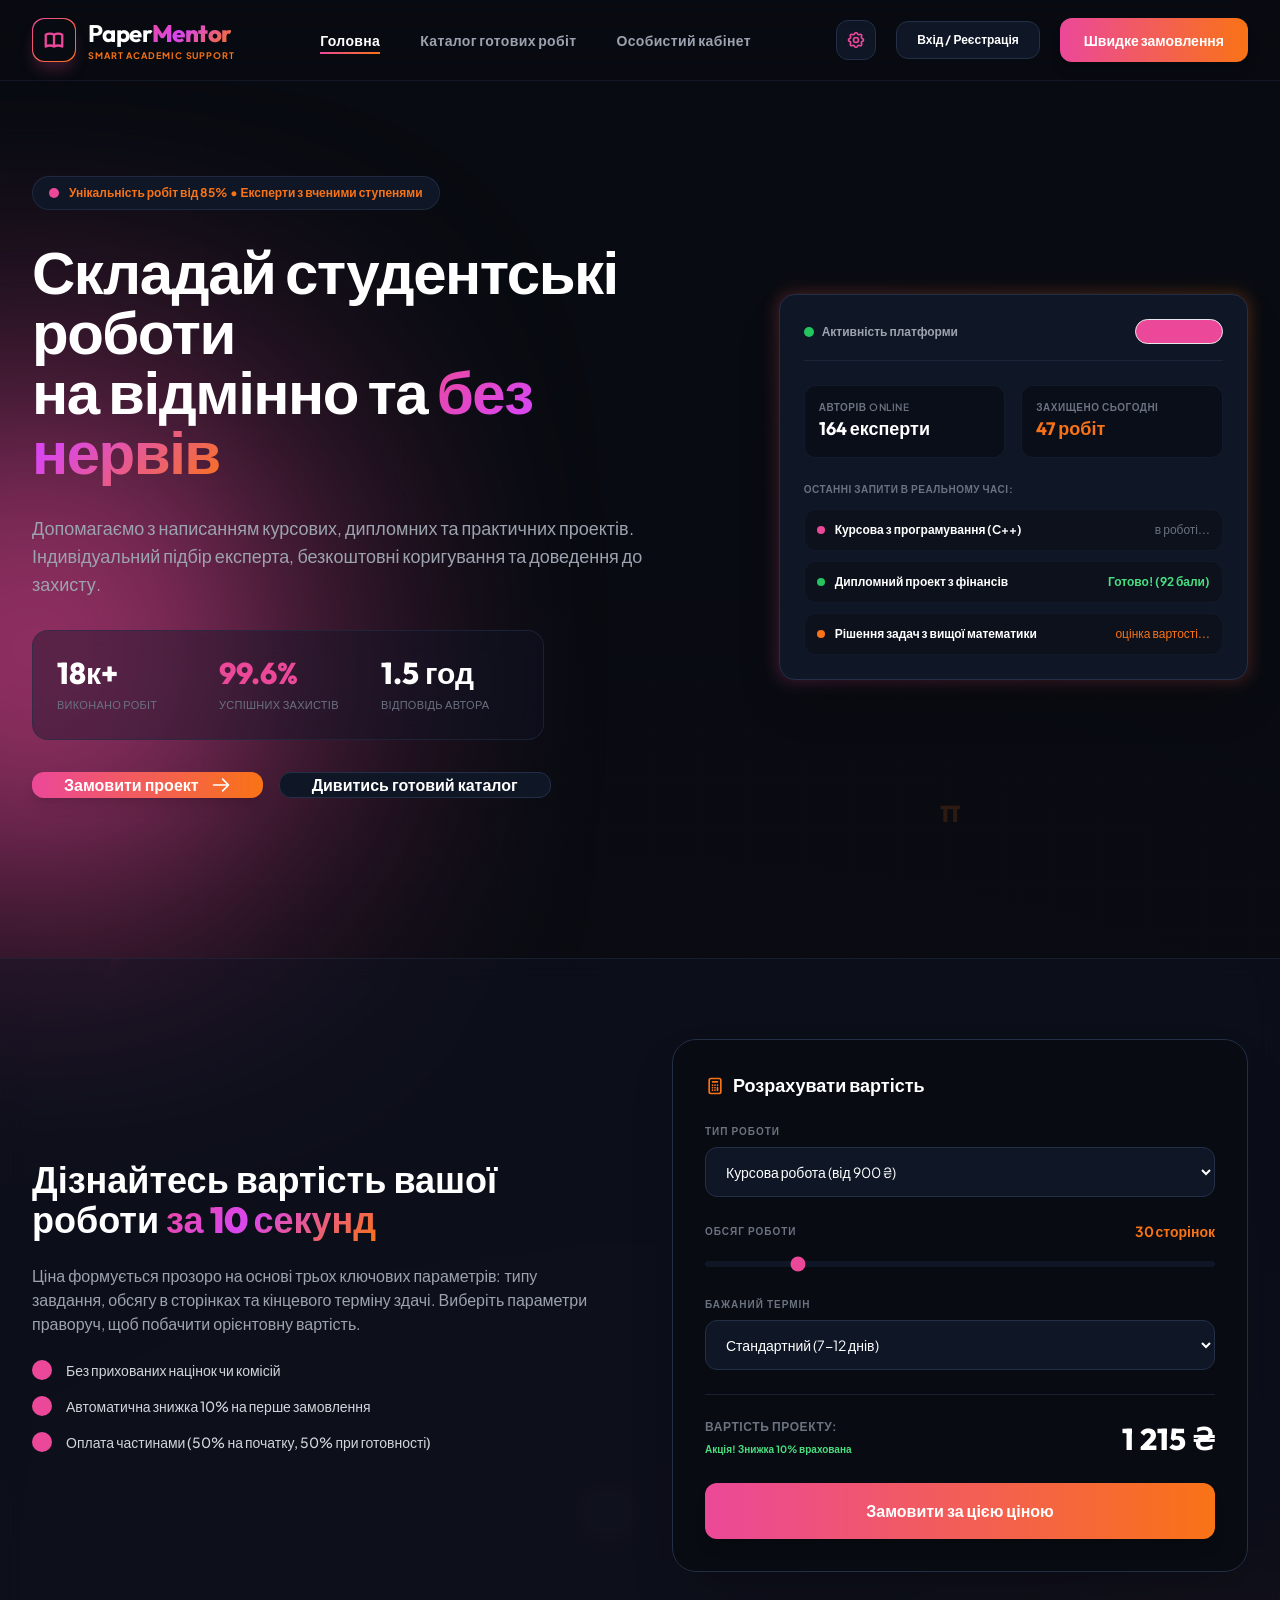
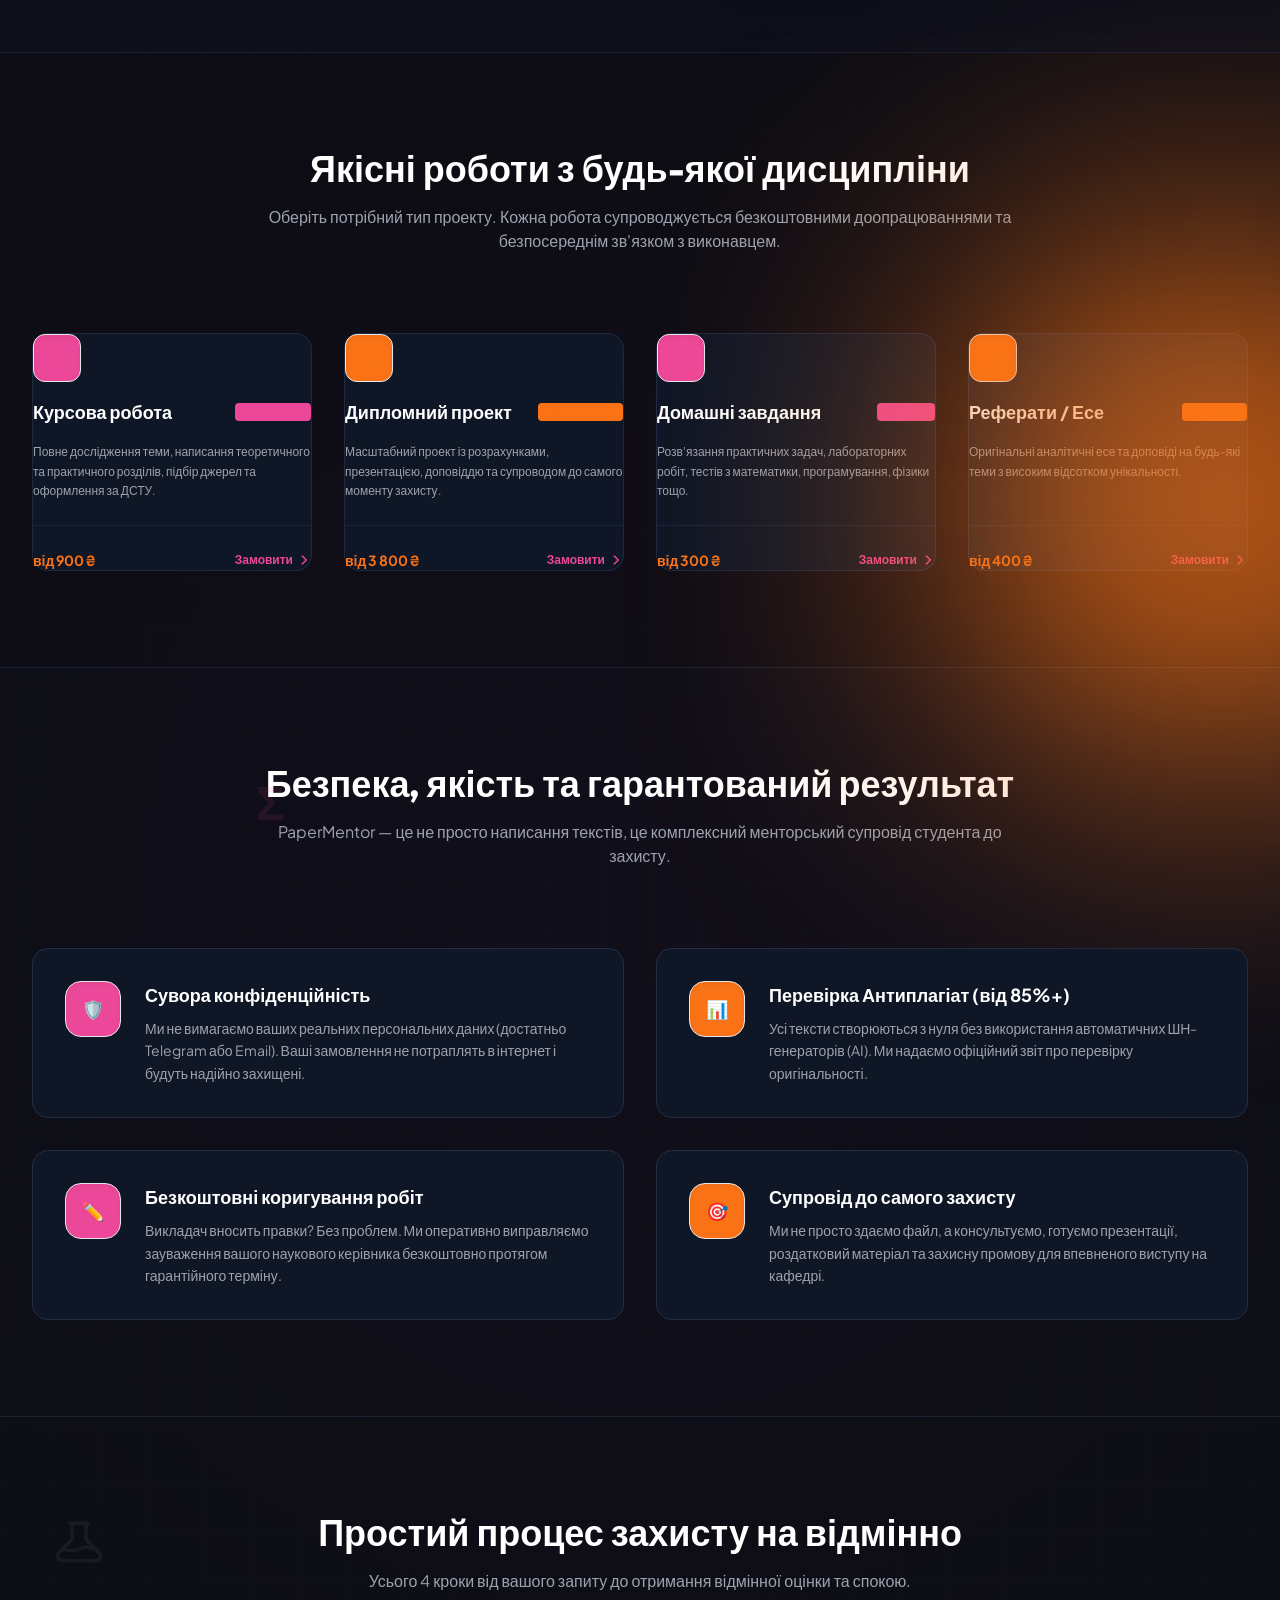
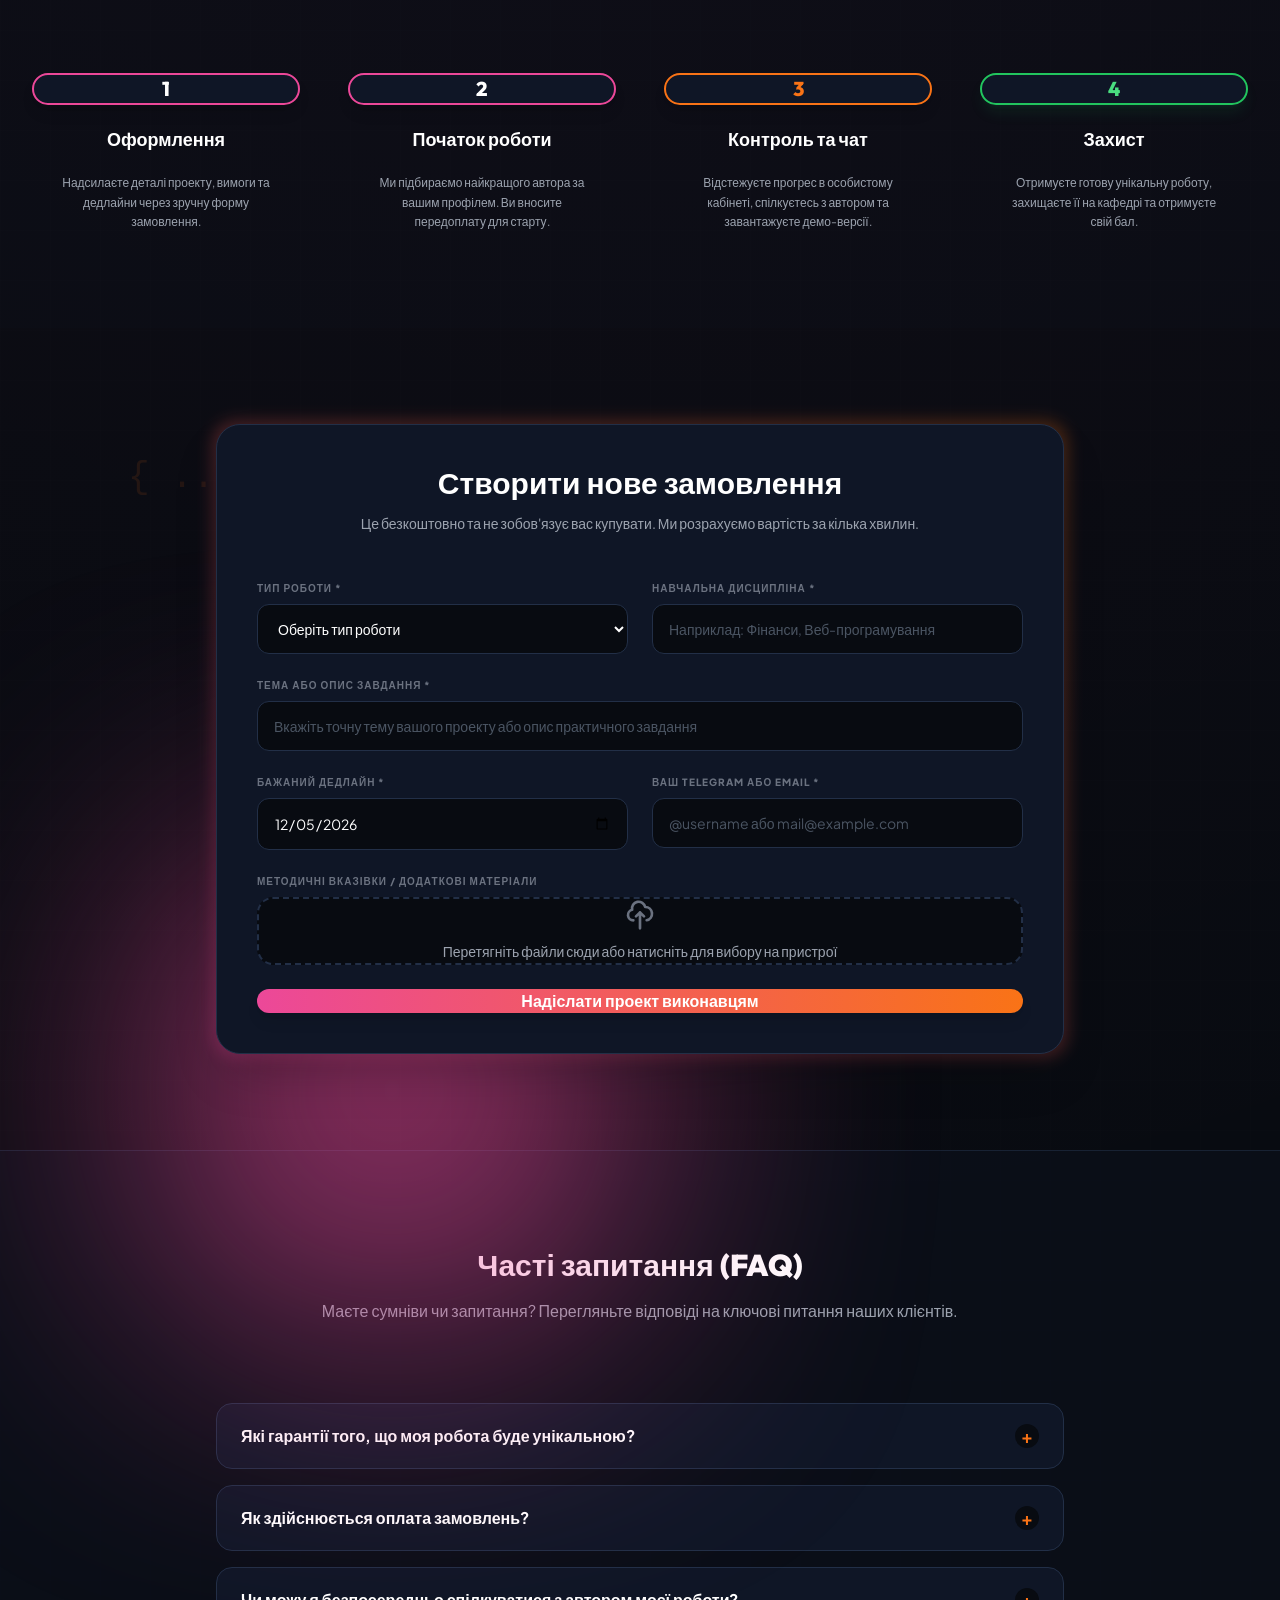
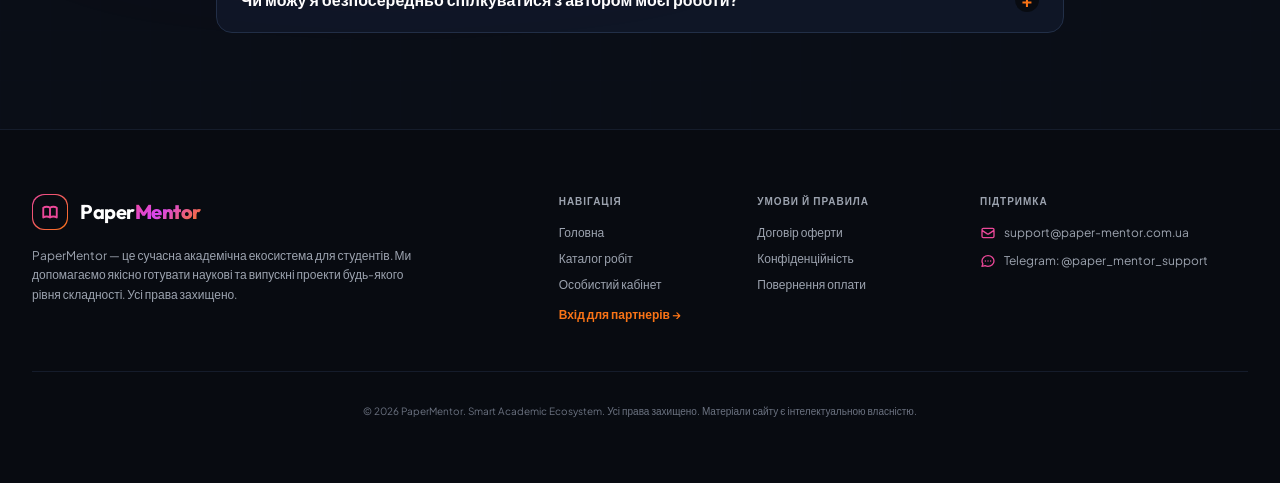
<file: index.html>
<!DOCTYPE html>
<html lang="uk" class="scroll-smooth">
<head>
  <meta charset="UTF-8">
  <meta name="viewport" content="width=device-width, initial-scale=1.0">
  <title>PaperMentor — Преміальний сервіс академічної допомоги студентам</title>
  <meta name="description" content="PaperMentor - професійне написання курсових, дипломних та практичних робіт. Гарантія унікальності, супровід до захисту, повна анонімність.">
  <!-- Google Fonts: Plus Jakarta Sans & Outfit -->
  <link rel="preconnect" href="https://fonts.googleapis.com">
  <link rel="preconnect" href="https://fonts.gstatic.com" crossorigin>
  <link href="https://fonts.googleapis.com/css2?family=Plus+Jakarta+Sans:wght@300;400;500;600;700;800&family=Outfit:wght@400;500;600;700;800&display=swap" rel="stylesheet">
  <!-- Tailwind CSS Compiled -->
  <link rel="stylesheet" href="style.css">
  <!-- Custom Premium Effects & CSS Variable Themes -->
  <style>
    :root {
      /* Default Theme: Sunset Neon (Vibrant Hot Pink & Orange) - Warm, Rich Neon Vibe */
      --color-primary: #EC4899;
      --color-primary-rgb: 236, 72, 153;
      --color-secondary: #F97316;
      --color-secondary-rgb: 249, 115, 22;
      --gradient-text: linear-gradient(135deg, #EC4899 0%, #D946EF 40%, #F97316 100%);
      --gradient-bg: linear-gradient(135deg, #EC4899 0%, #F97316 100%);
      --glow-shadow: rgba(236, 72, 153, 0.35);
      --glow-shadow-secondary: rgba(249, 115, 22, 0.3);
    }

    body.theme-violet {
      /* Cosmic Violet (Deep Purple & Vivid Rose) - Sleek, Premium SaaS Vibe */
      --color-primary: #8B5CF6;
      --color-primary-rgb: 139, 92, 246;
      --color-secondary: #EC4899;
      --color-secondary-rgb: 236, 72, 153;
      --gradient-text: linear-gradient(135deg, #C084FC 0%, #8B5CF6 40%, #EC4899 100%);
      --gradient-bg: linear-gradient(135deg, #8B5CF6 0%, #EC4899 100%);
      --glow-shadow: rgba(139, 92, 246, 0.35);
      --glow-shadow-secondary: rgba(236, 72, 153, 0.3);
    }

    body.theme-emerald {
      /* Royal Emerald (Mint Emerald & Gold) - Luxury and Prestige Vibe */
      --color-primary: #10B981;
      --color-primary-rgb: 16, 185, 129;
      --color-secondary: #FBBF24;
      --color-secondary-rgb: 251, 191, 36;
      --gradient-text: linear-gradient(135deg, #34D399 0%, #10B981 40%, #FBBF24 100%);
      --gradient-bg: linear-gradient(135deg, #10B981 0%, #FBBF24 100%);
      --glow-shadow: rgba(16, 185, 129, 0.35);
      --glow-shadow-secondary: rgba(251, 191, 36, 0.3);
    }

    body.theme-cyber-blue {
      /* Cyber Blue (Electric Cobalt & Magenta) - Futuristic High-tech Vibe */
      --color-primary: #3B82F6;
      --color-primary-rgb: 59, 130, 246;
      --color-secondary: #EC4899;
      --color-secondary-rgb: 236, 72, 153;
      --gradient-text: linear-gradient(135deg, #60A5FA 0%, #3B82F6 40%, #EC4899 100%);
      --gradient-bg: linear-gradient(135deg, #3B82F6 0%, #EC4899 100%);
      --glow-shadow: rgba(59, 130, 246, 0.35);
      --glow-shadow-secondary: rgba(236, 72, 153, 0.3);
    }

    body.theme-glacier {
      /* Arctic Glacier (Vibrant Cyan & Ice Blue) - High-end Crisp Calm Vibe */
      --color-primary: #06B6D4;
      --color-primary-rgb: 6, 182, 212;
      --color-secondary: #3B82F6;
      --color-secondary-rgb: 59, 130, 246;
      --gradient-text: linear-gradient(135deg, #22D3EE 0%, #06B6D4 40%, #3B82F6 100%);
      --gradient-bg: linear-gradient(135deg, #06B6D4 0%, #3B82F6 100%);
      --glow-shadow: rgba(6, 182, 212, 0.35);
      --glow-shadow-secondary: rgba(59, 130, 246, 0.3);
    }

    body.theme-harvard {
      /* Crimson Gold (Cherry Crimson & Amber Gold) - Elite University Vibe */
      --color-primary: #BE123C;
      --color-primary-rgb: 190, 18, 60;
      --color-secondary: #D97706;
      --color-secondary-rgb: 217, 119, 6;
      --gradient-text: linear-gradient(135deg, #FB7185 0%, #BE123C 40%, #D97706 100%);
      --gradient-bg: linear-gradient(135deg, #BE123C 0%, #D97706 100%);
      --glow-shadow: rgba(190, 18, 60, 0.35);
      --glow-shadow-secondary: rgba(217, 119, 6, 0.3);
    }

    body.theme-platinum {
      /* Obsidian Platinum (Slate Silver & Sky Blue) - Ultramodern Minimalist Vibe */
      --color-primary: #94A3B8;
      --color-primary-rgb: 148, 163, 184;
      --color-secondary: #38BDF8;
      --color-secondary-rgb: 56, 189, 248;
      --gradient-text: linear-gradient(135deg, #F1F5F9 0%, #94A3B8 50%, #38BDF8 100%);
      --gradient-bg: linear-gradient(135deg, #94A3B8 0%, #38BDF8 100%);
      --glow-shadow: rgba(148, 163, 184, 0.35);
      --glow-shadow-secondary: rgba(56, 189, 248, 0.3);
    }

    body {
      background-color: #080B11;
      color: #F3F4F6;
      transition: background-color 0.3s ease, color 0.3s ease;
    }
    
    /* Cyber grid overlay */
    .grid-overlay {
      background-image: 
        radial-gradient(circle at 50% 50%, rgba(var(--color-primary-rgb), 0.04) 0%, rgba(8, 11, 17, 0) 80%),
        linear-gradient(rgba(255, 255, 255, 0.005) 1px, transparent 1px),
        linear-gradient(90deg, rgba(255, 255, 255, 0.005) 1px, transparent 1px);
      background-size: 100% 100%, 50px 50px, 50px 50px;
    }

    /* Helper styles referencing dynamic variables */
    .gradient-text-dynamic {
      background: var(--gradient-text);
      -webkit-background-clip: text;
      -webkit-text-fill-color: transparent;
    }
    .gradient-bg-dynamic {
      background: var(--gradient-bg);
    }
    .glow-hover-primary:hover {
      box-shadow: 0 0 25px var(--glow-shadow);
      border-color: var(--color-primary);
    }
    .glow-hover-secondary:hover {
      box-shadow: 0 0 25px var(--glow-shadow-secondary);
      border-color: var(--color-secondary);
    }

    /* Glow spheres */
    .glow-sphere {
      filter: blur(140px);
      border-radius: 50%;
      pointer-events: none;
    }

    /* Floating animations for symbols */
    @keyframes floatY {
      0%, 100% { transform: translateY(0) rotate(0deg); }
      50% { transform: translateY(-35px) rotate(15deg); }
    }
    @keyframes floatX {
      0%, 100% { transform: translateX(0) rotate(0deg); }
      50% { transform: translateX(35px) rotate(-20deg); }
    }
    @keyframes floatDiag {
      0%, 100% { transform: translate(0, 0) rotate(0deg); }
      50% { transform: translate(-25px, 25px) rotate(25deg); }
    }
    .float-1 { animation: floatY 18s ease-in-out infinite; }
    .float-2 { animation: floatX 22s ease-in-out infinite; }
    .float-3 { animation: floatDiag 20s ease-in-out infinite; }

    /* Custom scrollbar */
    .custom-scrollbar::-webkit-scrollbar {
      width: 6px;
      height: 6px;
    }
    .custom-scrollbar::-webkit-scrollbar-track {
      background: #080B11;
    }
    .custom-scrollbar::-webkit-scrollbar-thumb {
      background: #222F47;
      border-radius: 9999px;
    }
    .custom-scrollbar::-webkit-scrollbar-thumb:hover {
      background: var(--color-primary);
    }

    /* Sliding Nav line */
    .nav-pill {
      position: relative;
    }
    .nav-pill::after {
      content: '';
      position: absolute;
      bottom: -4px;
      left: 0;
      width: 0;
      height: 2px;
      background: var(--gradient-bg);
      transition: width 0.3s ease;
    }
    .nav-pill:hover::after, .nav-pill.active::after {
      width: 100%;
    }
    .logo-gradient-border {
      background: var(--gradient-bg);
    }
    .logo-icon-color {
      stroke: var(--color-primary);
      width: 22px;
      height: 22px;
    }
    .logo-icon-color-small {
      stroke: var(--color-primary);
      width: 18px;
      height: 18px;
    }
  </style>
</head>
<body class="font-sans antialiased min-h-screen flex flex-col justify-between selection:bg-opacity-80 selection:bg-[var(--color-primary)] selection:text-white relative">

  <!-- Background Glow & Symbols Wrapper (prevents horizontal overflow and allows correct position: sticky on mobile Safari) -->
  <div class="absolute inset-0 overflow-hidden pointer-events-none z-0">
    <!-- Glow Background Spheres -->
    <div class="absolute top-[8%] left-[-15%] w-[450px] h-[450px] bg-opacity-10 bg-[var(--color-primary)] glow-sphere"></div>
    <div class="absolute top-[35%] right-[-15%] w-[500px] h-[500px] bg-opacity-5 bg-[var(--color-secondary)] glow-sphere"></div>
    <div class="absolute bottom-[15%] left-[15%] w-[400px] h-[400px] bg-opacity-5 bg-[var(--color-primary)] glow-sphere"></div>

    <!-- Background Floating Academic Symbols (Quirks/Приколы) -->
    <div class="absolute top-[18%] left-[8%] float-1 opacity-10 text-[var(--color-primary)] text-4xl font-extrabold pointer-events-none select-none">∫</div>
    <div class="absolute top-[15%] right-[25%] float-2 opacity-15 text-[var(--color-secondary)] text-3xl font-bold pointer-events-none select-none">π</div>
    <div class="absolute top-[45%] left-[20%] float-3 opacity-10 text-[var(--color-primary)] text-5xl font-black pointer-events-none select-none">Σ</div>
    <div class="absolute top-[50%] right-[8%] float-1 opacity-15 text-[var(--color-primary)] text-2xl font-bold pointer-events-none select-none">E = mc²</div>
    <div class="absolute bottom-[30%] left-[10%] float-2 opacity-10 text-[var(--color-secondary)] text-4xl font-mono pointer-events-none select-none">{ ... }</div>
    <div class="absolute bottom-[25%] right-[22%] float-3 opacity-15 text-[var(--color-primary)] text-3xl font-extrabold pointer-events-none select-none">Δy/Δx</div>
    
    <div class="absolute top-[28%] left-[45%] float-2 opacity-5 pointer-events-none select-none">
      <!-- SVG Graduation Cap -->
      <svg class="w-16 h-16 text-white" fill="none" stroke="currentColor" viewBox="0 0 24 24"><path stroke-linecap="round" stroke-linejoin="round" stroke-width="1.5" d="M12 14l9-5-9-5-9 5 9 5z"></path><path stroke-linecap="round" stroke-linejoin="round" stroke-width="1.5" d="M12 14l6.16-3.422a12.083 12.083 0 01.665 6.479L12 20l-6.825-3.057a12.082 12.082 0 01.665-6.48L12 14z"></path></svg>
    </div>
    <div class="absolute bottom-[40%] left-[4%] float-1 opacity-5 pointer-events-none select-none">
      <!-- SVG Molecule -->
      <svg class="w-14 h-14 text-white" fill="none" stroke="currentColor" viewBox="0 0 24 24"><path stroke-linecap="round" stroke-linejoin="round" stroke-width="1.5" d="M19.428 15.428a2 2 0 00-1.022-.547l-2.387-.477a6 6 0 00-3.86.517l-.318.158a6 6 0 01-3.86.517L6.05 15.21a2 2 0 00-1.806.547M8 4h8l-1 1v5.172a2 2 0 00.586 1.414l5 5c1.26 1.26.367 3.414-1.415 3.414H4.828c-1.782 0-2.674-2.154-1.414-3.414l5-5A2 2 0 009 9.172V5L8 4z"></path></svg>
    </div>
  </div>

  <!-- Header -->
  <header class="fixed top-0 left-0 w-full z-50 backdrop-blur-xl bg-dark-obsidian/75 border-b border-dark-border/40 transition-all duration-300">
    <div class="max-w-7xl mx-auto px-4 sm:px-6 lg:px-8">
      <div class="flex items-center justify-between h-20">
        <!-- Logo -->
        <div class="flex items-center gap-3 cursor-pointer" onclick="navigateTo('home')">
          <div class="w-11 h-11 rounded-xl logo-gradient-border p-[1px] shadow-lg flex items-center justify-center" style="box-shadow: 0 10px 15px -3px rgba(var(--color-primary-rgb), 0.25);">
            <div class="w-full h-full bg-dark-obsidian rounded-xl flex items-center justify-center">
              <svg class="logo-icon-color" fill="none" stroke="currentColor" viewBox="0 0 24 24" xmlns="http://www.w3.org/2000/svg">
                <path stroke-linecap="round" stroke-linejoin="round" stroke-width="2.5" d="M12 6.253v13m0-13C10.832 5.477 9.246 5 7.5 5S4.168 5.477 3 6.253v13C4.168 18.477 5.754 18 7.5 18s3.332.477 4.5 1.253m0-13C13.168 5.477 14.754 5 16.5 5c1.747 0 3.332.477 4.5 1.253v13C19.832 18.477 18.247 18 16.5 18c-1.746 0-3.332.477-4.5 1.253"></path>
              </svg>
            </div>
          </div>
          <div>
            <span class="text-2xl font-bold tracking-tight text-white font-display">Paper<span class="gradient-text-dynamic font-extrabold">Mentor</span></span>
            <span class="block text-[9px] text-[var(--color-secondary)] tracking-widest uppercase font-bold">Smart Academic Support</span>
          </div>
        </div>

        <!-- Navigation Links -->
        <nav class="hidden md:flex items-center space-x-10">
          <button onclick="navigateTo('home')" id="nav-home" class="nav-pill active text-sm font-semibold tracking-wide transition-colors text-white">Головна</button>
          <button onclick="navigateTo('catalog')" id="nav-catalog" class="nav-pill text-sm font-semibold tracking-wide text-gray-400 hover:text-white transition-colors">Каталог готових робіт</button>
          <button onclick="navigateTo('cabinet')" id="nav-cabinet" class="nav-pill text-sm font-semibold tracking-wide text-gray-400 hover:text-white transition-colors flex items-center gap-2">
            Особистий кабінет
            <span id="cabinet-badge" class="hidden px-2 py-0.5 text-[9px] font-extrabold rounded-full bg-[var(--color-primary)] text-white animate-pulse">0</span>
          </button>
        </nav>

        <!-- Theme Switcher Panel & CTA Buttons -->
        <div class="hidden md:flex items-center gap-5">
          <!-- Theme Palette Selector -->
          <div class="relative group">
            <button class="w-10 h-10 rounded-xl bg-dark-slate hover:bg-dark-card border border-dark-border flex items-center justify-center text-gray-400 hover:text-white transition-all shadow-inner" title="Змінити палітру кольорів">
              <svg class="w-5 h-5 text-[var(--color-primary)] animate-spin-slow" fill="none" stroke="currentColor" viewBox="0 0 24 24"><path stroke-linecap="round" stroke-linejoin="round" stroke-width="2" d="M10.325 4.317c.426-1.756 2.924-1.756 3.35 0a1.724 1.724 0 002.573 1.066c1.543-.94 3.31.826 2.37 2.37a1.724 1.724 0 001.065 2.572c1.756.426 1.756 2.924 0 3.35a1.724 1.724 0 00-1.066 2.573c.94 1.543-.826 3.31-2.37 2.37a1.724 1.724 0 00-2.572 1.065c-.426 1.756-2.924 1.756-3.35 0a1.724 1.724 0 00-2.573-1.066c-1.543.94-3.31-.826-2.37-2.37a1.724 1.724 0 00-1.065-2.572c-1.756-.426-1.756-2.924 0-3.35a1.724 1.724 0 001.066-2.573c-.94-1.543.826-3.31 2.37-2.37.996.608 2.296.07 2.572-1.065z"></path><path stroke-linecap="round" stroke-linejoin="round" stroke-width="2" d="M15 12a3 3 0 11-6 0 3 3 0 016 0z"></path></svg>
            </button>
            <div class="absolute right-0 mt-2 w-64 rounded-2xl bg-dark-card border border-dark-border p-4 shadow-2xl hidden group-hover:block transition-all z-50">
              <span class="block text-[9px] font-extrabold uppercase tracking-widest text-gray-500 mb-3">Оберіть кольорову гаму:</span>
              <div class="space-y-2">
                <button onclick="changeTheme('violet')" class="w-full flex items-center gap-2.5 px-3 py-2 rounded-xl bg-dark-slate border border-dark-border hover:border-[var(--color-primary)] text-xs font-semibold text-white transition-colors">
                  <span class="w-4 h-4 rounded-full bg-gradient-to-r from-violet-500 to-pink-500"></span>
                  Cosmic Violet (Аметист)
                </button>
                <button onclick="changeTheme('sunset')" class="w-full flex items-center gap-2.5 px-3 py-2 rounded-xl bg-dark-slate border border-dark-border hover:border-[var(--color-primary)] text-xs font-semibold text-white transition-colors">
                  <span class="w-4 h-4 rounded-full bg-gradient-to-r from-pink-500 to-orange-500"></span>
                  Sunset Neon (Захід сонця)
                </button>
                <button onclick="changeTheme('emerald')" class="w-full flex items-center gap-2.5 px-3 py-2 rounded-xl bg-dark-slate border border-dark-border hover:border-[var(--color-primary)] text-xs font-semibold text-white transition-colors">
                  <span class="w-4 h-4 rounded-full bg-gradient-to-r from-emerald-500 to-yellow-500"></span>
                  Royal Emerald (Смарагд)
                </button>
                <button onclick="changeTheme('cyber-blue')" class="w-full flex items-center gap-2.5 px-3 py-2 rounded-xl bg-dark-slate border border-dark-border hover:border-[var(--color-primary)] text-xs font-semibold text-white transition-colors">
                  <span class="w-4 h-4 rounded-full bg-gradient-to-r from-blue-500 to-pink-500"></span>
                  Cyber Blue (Кібернетика)
                </button>
                <button onclick="changeTheme('glacier')" class="w-full flex items-center gap-2.5 px-3 py-2 rounded-xl bg-dark-slate border border-dark-border hover:border-[var(--color-primary)] text-xs font-semibold text-white transition-colors">
                  <span class="w-4 h-4 rounded-full bg-gradient-to-r from-cyan-400 to-blue-500"></span>
                  Arctic Glacier (Арктика)
                </button>
                <button onclick="changeTheme('harvard')" class="w-full flex items-center gap-2.5 px-3 py-2 rounded-xl bg-dark-slate border border-dark-border hover:border-[var(--color-primary)] text-xs font-semibold text-white transition-colors">
                  <span class="w-4 h-4 rounded-full bg-gradient-to-r from-red-600 to-amber-600"></span>
                  Crimson Gold (Гарвард)
                </button>
                <button onclick="changeTheme('platinum')" class="w-full flex items-center gap-2.5 px-3 py-2 rounded-xl bg-dark-slate border border-dark-border hover:border-[var(--color-primary)] text-xs font-semibold text-white transition-colors">
                  <span class="w-4 h-4 rounded-full bg-gradient-to-r from-slate-400 to-sky-400"></span>
                  Obsidian Platinum (Сталь)
                </button>
              </div>
            </div>
          </div>
          
          <!-- Auth / Profile Area -->
          <div id="auth-header-area" class="flex items-center gap-3"></div>

          <button onclick="scrollToOrderForm()" class="px-6 py-3 rounded-xl bg-gradient-to-r from-[var(--color-primary)] to-[var(--color-secondary)] text-white text-sm font-bold transition-all transform hover:-translate-y-0.5 shadow-lg shadow-[var(--color-primary)]/20 hover:shadow-[var(--color-primary)]/40">
            Швидке замовлення
          </button>
        </div>

        <!-- Mobile menu button -->
        <div class="md:hidden flex items-center">
          <button id="mobile-menu-btn" class="text-gray-400 hover:text-white focus:outline-none">
            <svg class="h-6 w-6" fill="none" stroke="currentColor" viewBox="0 0 24 24">
              <path id="menu-icon-open" class="inline-flex" stroke-linecap="round" stroke-linejoin="round" stroke-width="2" d="M4 6h16M4 12h16M4 18h16" />
              <path id="menu-icon-close" class="hidden" stroke-linecap="round" stroke-linejoin="round" stroke-width="2" d="M6 18L18 6M6 6l12 12" />
            </svg>
          </button>
        </div>
      </div>
    </div>

    <!-- Mobile Menu -->
    <div id="mobile-menu" class="hidden md:hidden bg-dark-slate border-b border-dark-border px-4 pt-3 pb-5 space-y-3">
      <button onclick="navigateTo('home'); toggleMobileMenu()" class="block w-full text-left px-3 py-2.5 rounded-lg text-base font-semibold text-white hover:bg-dark-border">Головна</button>
      <button onclick="navigateTo('catalog'); toggleMobileMenu()" class="block w-full text-left px-3 py-2.5 rounded-lg text-base font-semibold text-gray-400 hover:text-white hover:bg-dark-border">Каталог готових робіт</button>
      <button onclick="navigateTo('cabinet'); toggleMobileMenu()" class="block w-full text-left px-3 py-2.5 rounded-lg text-base font-semibold text-gray-400 hover:text-white hover:bg-dark-border">Особистий кабінет</button>
      
      <!-- Mobile Auth Area -->
      <div id="auth-mobile-area" class="pt-2 pb-1 border-b border-dark-border/40 mb-2"></div>

      <button onclick="scrollToOrderForm(); toggleMobileMenu()" class="block w-full text-center px-4 py-3.5 rounded-xl text-base font-bold bg-gradient-to-r from-[var(--color-primary)] to-[var(--color-secondary)] text-white shadow-lg">Замовити роботу</button>
      
      <!-- Mobile Theme Selector -->
      <div class="pt-3 border-t border-dark-border/40">
        <span class="block text-[10px] font-extrabold uppercase tracking-widest text-gray-500 mb-2 px-3">Колірна палітра:</span>
        <div class="flex flex-wrap gap-2 px-3">
          <button onclick="changeTheme('violet')" class="w-8 h-8 rounded-full bg-gradient-to-r from-violet-500 to-pink-500 border border-dark-border hover:border-white transition-all shadow-md" title="Cosmic Violet"></button>
          <button onclick="changeTheme('sunset')" class="w-8 h-8 rounded-full bg-gradient-to-r from-pink-500 to-orange-500 border border-dark-border hover:border-white transition-all shadow-md" title="Sunset Neon"></button>
          <button onclick="changeTheme('emerald')" class="w-8 h-8 rounded-full bg-gradient-to-r from-emerald-500 to-yellow-500 border border-dark-border hover:border-white transition-all shadow-md" title="Royal Emerald"></button>
          <button onclick="changeTheme('cyber-blue')" class="w-8 h-8 rounded-full bg-gradient-to-r from-blue-500 to-pink-500 border border-dark-border hover:border-white transition-all shadow-md" title="Cyber Blue"></button>
          <button onclick="changeTheme('glacier')" class="w-8 h-8 rounded-full bg-gradient-to-r from-cyan-400 to-blue-500 border border-dark-border hover:border-white transition-all shadow-md" title="Arctic Glacier"></button>
          <button onclick="changeTheme('harvard')" class="w-8 h-8 rounded-full bg-gradient-to-r from-red-600 to-amber-600 border border-dark-border hover:border-white transition-all shadow-md" title="Crimson Gold"></button>
          <button onclick="changeTheme('platinum')" class="w-8 h-8 rounded-full bg-gradient-to-r from-slate-400 to-sky-400 border border-dark-border hover:border-white transition-all shadow-md" title="Obsidian Platinum"></button>
        </div>
      </div>
    </div>
  </header>

  <!-- Main Container -->
  <main class="flex-grow pt-20">
    
    <!-- PAGE 1: HOME -->
    <div id="page-home" class="page-section grid-overlay">
      
      <!-- Hero Section -->
      <section class="relative pt-12 pb-24 md:pt-24 md:pb-40 overflow-hidden">
        <div class="max-w-7xl mx-auto px-4 sm:px-6 lg:px-8 relative z-10">
          <div class="grid grid-cols-1 lg:grid-cols-12 gap-16 items-center">
            
            <!-- Left Hero Content -->
            <div class="lg:col-span-7 text-center lg:text-left space-y-8">
              <div class="inline-flex items-center gap-2.5 px-4 py-2 rounded-full bg-dark-slate border border-dark-border/80 text-xs font-bold text-[var(--color-secondary)]">
                <span class="w-2.5 h-2.5 rounded-full bg-[var(--color-primary)] animate-pulse"></span>
                Унікальність робіт від 85% • Експерти з вченими ступенями
              </div>
              <h1 class="text-4xl sm:text-5xl md:text-6xl font-extrabold text-white tracking-tight leading-[1.1] font-display">
                Складай студентські роботи <br class="hidden sm:inline">
                на відмінно та <span class="gradient-text-dynamic font-black">без нервів</span>
              </h1>
              <p class="text-base sm:text-lg text-gray-400 max-w-2xl mx-auto lg:mx-0 leading-relaxed">
                Допомагаємо з написанням курсових, дипломних та практичних проектів. Індивідуальний підбір експерта, безкоштовні коригування та доведення до захисту.
              </p>
              
              <!-- Metrics grid -->
              <div class="grid grid-cols-3 gap-6 py-6 px-6 bg-dark-slate/40 border border-dark-border/60 rounded-2xl max-w-lg mx-auto lg:mx-0 text-left backdrop-blur-md">
                <div>
                  <span class="block text-2xl md:text-3xl font-extrabold text-white font-display">18к+</span>
                  <span class="text-[11px] font-medium text-gray-500 uppercase tracking-wide">Виконано робіт</span>
                </div>
                <div>
                  <span class="block text-2xl md:text-3xl font-extrabold text-[var(--color-primary)] font-display">99.6%</span>
                  <span class="text-[11px] font-medium text-gray-500 uppercase tracking-wide">Успішних захистів</span>
                </div>
                <div>
                  <span class="block text-2xl md:text-3xl font-extrabold text-white font-display">1.5 год</span>
                  <span class="text-[11px] font-medium text-gray-500 uppercase tracking-wide">Відповідь автора</span>
                </div>
              </div>

              <!-- CTA Row -->
              <div class="flex flex-col sm:flex-row gap-4 justify-center lg:justify-start">
                <button onclick="scrollToOrderForm()" class="group px-8 py-4.5 rounded-xl bg-gradient-to-r from-[var(--color-primary)] to-[var(--color-secondary)] text-white font-bold text-base transition-all transform hover:-translate-y-0.5 shadow-lg shadow-[var(--color-primary)]/20 hover:shadow-[var(--color-primary)]/40 flex items-center justify-center gap-3">
                  Замовити проект
                  <svg class="w-5 h-5 group-hover:translate-x-1 transition-transform" fill="none" stroke="currentColor" viewBox="0 0 24 24"><path stroke-linecap="round" stroke-linejoin="round" stroke-width="2" d="M14 5l7 7m0 0l-7 7m7-7H3"></path></svg>
                </button>
                <button onclick="navigateTo('catalog')" class="px-8 py-4.5 rounded-xl bg-dark-slate hover:bg-dark-card border border-dark-border hover:border-gray-500 text-white font-bold text-base transition-all flex items-center justify-center">
                  Дивитись готовий каталог
                </button>
              </div>
            </div>

            <!-- Right Hero Content: Live Activity Dashboard -->
            <div class="lg:col-span-5">
              <div class="relative">
                <div class="absolute -inset-0.5 bg-gradient-to-tr from-[var(--color-primary)] to-[var(--color-secondary)] rounded-2xl blur opacity-25"></div>
                <div class="relative bg-dark-slate border border-dark-border rounded-2xl p-6 shadow-2xl space-y-6">
                  
                  <!-- Top bar -->
                  <div class="flex justify-between items-center pb-4 border-b border-dark-border/60">
                    <div class="flex items-center gap-2">
                      <span class="w-2.5 h-2.5 rounded-full bg-green-500 animate-ping"></span>
                      <span class="text-xs font-bold text-gray-400">Активність платформи</span>
                    </div>
                    <div class="px-2.5 py-1 rounded-full bg-opacity-15 bg-[var(--color-primary)] text-[10px] font-bold text-[var(--color-primary)] uppercase tracking-wide border border-[var(--color-primary)]/25">
                      Live Stream
                    </div>
                  </div>

                  <!-- Live counters -->
                  <div class="grid grid-cols-2 gap-4">
                    <div class="bg-dark-obsidian/60 rounded-xl p-3.5 border border-dark-border/40">
                      <span class="block text-[10px] text-gray-500 uppercase tracking-wider font-semibold">Авторів online</span>
                      <span class="text-lg font-bold text-white font-display">164 експерти</span>
                    </div>
                    <div class="bg-dark-obsidian/60 rounded-xl p-3.5 border border-dark-border/40">
                      <span class="block text-[10px] text-gray-500 uppercase tracking-wider font-semibold">Захищено сьогодні</span>
                      <span class="text-lg font-bold text-[var(--color-secondary)] font-display">47 робіт</span>
                    </div>
                  </div>

                  <!-- Active Live feed orders queue -->
                  <div class="space-y-3">
                    <span class="block text-[10px] text-gray-500 uppercase tracking-wider font-bold">Останні запити в реальному часі:</span>
                    <div class="space-y-2.5" id="live-order-stream">
                      <!-- Simulated stream row 1 -->
                      <div class="flex justify-between items-center text-xs bg-dark-obsidian/40 border border-dark-border/30 rounded-xl p-3">
                        <div class="flex items-center gap-2.5">
                          <span class="w-2 h-2 rounded-full bg-[var(--color-primary)]"></span>
                          <span class="font-bold text-white">Курсова з програмування (C++)</span>
                        </div>
                        <span class="text-gray-500 font-medium">в роботі...</span>
                      </div>
                      <!-- Simulated stream row 2 -->
                      <div class="flex justify-between items-center text-xs bg-dark-obsidian/40 border border-dark-border/30 rounded-xl p-3">
                        <div class="flex items-center gap-2.5">
                          <span class="w-2 h-2 rounded-full bg-green-500"></span>
                          <span class="font-bold text-white">Дипломний проект з фінансів</span>
                        </div>
                        <span class="text-green-400 font-bold">Готово! (92 бали)</span>
                      </div>
                      <!-- Simulated stream row 3 -->
                      <div class="flex justify-between items-center text-xs bg-dark-obsidian/40 border border-dark-border/30 rounded-xl p-3">
                        <div class="flex items-center gap-2.5">
                          <span class="w-2 h-2 rounded-full bg-[var(--color-secondary)]"></span>
                          <span class="font-bold text-white">Рішення задач з вищої математики</span>
                        </div>
                        <span class="text-[var(--color-secondary)] font-medium">оцінка вартості...</span>
                      </div>
                    </div>
                  </div>
                </div>
              </div>
            </div>

          </div>
        </div>
      </section>

      <!-- Advanced Price Calculator Section -->
      <section class="py-20 bg-dark-slate/40 border-y border-dark-border/50 backdrop-blur-md">
        <div class="max-w-7xl mx-auto px-4 sm:px-6 lg:px-8">
          <div class="grid grid-cols-1 lg:grid-cols-12 gap-16 items-center">
            
            <!-- Left Info Block -->
            <div class="lg:col-span-6 space-y-6">
              <h2 class="text-3xl md:text-4xl font-extrabold text-white font-display">
                Дізнайтесь вартість вашої роботи <span class="gradient-text-dynamic font-black">за 10 секунд</span>
              </h2>
              <p class="text-gray-400 leading-relaxed text-sm md:text-base">
                Ціна формується прозоро на основі трьох ключових параметрів: типу завдання, обсягу в сторінках та кінцевого терміну здачі. Виберіть параметри праворуч, щоб побачити орієнтовну вартість.
              </p>
              
              <div class="space-y-4">
                <div class="flex items-center gap-3.5">
                  <div class="w-5 h-5 rounded-full bg-opacity-20 bg-[var(--color-primary)] flex items-center justify-center text-[var(--color-primary)] flex-shrink-0">✓</div>
                  <span class="text-sm text-gray-300 font-medium">Без прихованих націнок чи комісій</span>
                </div>
                <div class="flex items-center gap-3.5">
                  <div class="w-5 h-5 rounded-full bg-opacity-20 bg-[var(--color-primary)] flex items-center justify-center text-[var(--color-primary)] flex-shrink-0">✓</div>
                  <span class="text-sm text-gray-300 font-medium">Автоматична знижка 10% на перше замовлення</span>
                </div>
                <div class="flex items-center gap-3.5">
                  <div class="w-5 h-5 rounded-full bg-opacity-20 bg-[var(--color-primary)] flex items-center justify-center text-[var(--color-primary)] flex-shrink-0">✓</div>
                  <span class="text-sm text-gray-300 font-medium">Оплата частинами (50% на початку, 50% при готовності)</span>
                </div>
              </div>
            </div>

            <!-- Right Calculator Block -->
            <div class="lg:col-span-6">
              <div class="bg-dark-obsidian border border-dark-border rounded-3xl p-8 shadow-2xl relative">
                <h3 class="text-lg font-bold text-white mb-6 flex items-center gap-2 font-display">
                  <svg class="w-5 h-5 text-[var(--color-secondary)]" fill="none" stroke="currentColor" viewBox="0 0 24 24"><path stroke-linecap="round" stroke-linejoin="round" stroke-width="2" d="M9 7h6m0 10v-3m-3 3h.01M9 17h.01M9 14h.01M12 14h.01M15 11h.01M12 11h.01M9 11h.01M7 21h10a2 2 0 002-2V5a2 2 0 00-2-2H7a2 2 0 00-2 2v14a2 2 0 002 2z"></path></svg>
                  Розрахувати вартість
                </h3>

                <div class="space-y-6">
                  <!-- Type Select -->
                  <div>
                    <label class="block text-[10px] font-extrabold uppercase tracking-widest text-gray-500 mb-2">Тип роботи</label>
                    <select id="calc-type" class="w-full bg-dark-slate border border-dark-border rounded-xl px-4 py-3.5 text-sm text-white focus:outline-none focus:border-[var(--color-primary)] transition-colors" onchange="calculatePrice()">
                      <option value="course" data-base-price="900">Курсова робота (від 900 ₴)</option>
                      <option value="thesis" data-base-price="3800">Дипломний проект (ВКР) (від 3800 ₴)</option>
                      <option value="homework" data-base-price="300">Практичні / Лабораторні завдання (від 300 ₴)</option>
                      <option value="essay" data-base-price="400">Реферат / Есе / Доповідь (від 400 ₴)</option>
                    </select>
                  </div>

                  <!-- Volume Page Slider -->
                  <div>
                    <div class="flex justify-between items-center mb-2">
                      <label class="text-[10px] font-extrabold uppercase tracking-widest text-gray-500">Обсяг роботи</label>
                      <span id="calc-pages-val" class="text-sm font-bold text-[var(--color-secondary)]">30 сторінок</span>
                    </div>
                    <input type="range" id="calc-pages" min="5" max="150" value="30" class="w-full h-1.5 bg-dark-slate rounded-lg appearance-none cursor-pointer accent-[var(--color-primary)]" oninput="updatePagesValue()">
                  </div>

                  <!-- Urgency select -->
                  <div>
                    <label class="block text-[10px] font-extrabold uppercase tracking-widest text-gray-500 mb-2">Бажаний термін</label>
                    <select id="calc-urgency" class="w-full bg-dark-slate border border-dark-border rounded-xl px-4 py-3.5 text-sm text-white focus:outline-none focus:border-[var(--color-primary)] transition-colors" onchange="calculatePrice()">
                      <option value="standard" data-mult="1.0">Стандартний (7-12 днів)</option>
                      <option value="fast" data-mult="1.3">Швидкий (3-6 днів) +30%</option>
                      <option value="urgent" data-mult="1.65">Терміновий (24-48 годин) +65%</option>
                    </select>
                  </div>

                  <!-- Price Display Card -->
                  <div class="pt-6 border-t border-dark-border/60">
                    <div class="flex justify-between items-center mb-6">
                      <div>
                        <span class="text-xs text-gray-500 font-bold block uppercase tracking-wider">Вартість проекту:</span>
                        <span class="text-[10px] text-green-400 font-bold">Акція! Знижка 10% врахована</span>
                      </div>
                      <span id="calc-price-display" class="text-3xl font-extrabold text-white font-display">1 240 ₴</span>
                    </div>
                    <button onclick="scrollToOrderFormWithDetails()" class="w-full py-4 rounded-xl bg-gradient-to-r from-[var(--color-primary)] to-[var(--color-secondary)] text-white font-bold text-base transition-all transform hover:-translate-y-0.5 shadow-lg shadow-[var(--color-primary)]/20 flex items-center justify-center gap-2">
                      Замовити за цією ціною
                    </button>
                  </div>
                </div>
              </div>
            </div>

          </div>
        </div>
      </section>

      <!-- Services Grid -->
      <section class="py-24">
        <div class="max-w-7xl mx-auto px-4 sm:px-6 lg:px-8">
          <div class="text-center max-w-3xl mx-auto space-y-4 mb-20">
            <h2 class="text-3xl md:text-4xl font-extrabold text-white font-display">
              Якісні роботи з <span class="gradient-text-sunset">будь-якої дисципліни</span>
            </h2>
            <p class="text-gray-400 text-sm md:text-base">
              Оберіть потрібний тип проекту. Кожна робота супроводжується безкоштовними доопрацюваннями та безпосереднім зв'язком з виконавцем.
            </p>
          </div>

          <div class="grid grid-cols-1 md:grid-cols-2 lg:grid-cols-4 gap-8">
            <!-- Service 1 -->
            <div class="bg-dark-slate border border-dark-border/80 rounded-2xl p-6.5 transition-all duration-300 hover:transform hover:-translate-y-2 glow-hover-primary group flex flex-col justify-between h-full">
              <div class="space-y-4">
                <div class="w-12 h-12 rounded-xl bg-opacity-10 bg-[var(--color-primary)] border border-[var(--color-primary)]/30 flex items-center justify-center text-[var(--color-primary)] group-hover:bg-[var(--color-primary)] group-hover:text-white transition-all shadow-inner">
                  <svg class="w-6 h-6" fill="none" stroke="currentColor" viewBox="0 0 24 24"><path stroke-linecap="round" stroke-linejoin="round" stroke-width="2" d="M12 6.253v13m0-13C10.832 5.477 9.246 5 7.5 5S4.168 5.477 3 6.253v13C4.168 18.477 5.754 18 7.5 18s3.332.477 4.5 1.253m0-13C13.168 5.477 14.754 5 16.5 5c1.747 0 3.332.477 4.5 1.253v13C19.832 18.477 18.247 18 16.5 18c-1.746 0-3.332.477-4.5 1.253"></path></svg>
                </div>
                <div class="flex justify-between items-center">
                  <h3 class="text-lg font-bold text-white">Курсова робота</h3>
                  <span class="px-2 py-0.5 rounded bg-opacity-15 bg-[var(--color-primary)] text-[9px] font-bold text-[var(--color-primary)] uppercase tracking-wide">Популярно</span>
                </div>
                <p class="text-xs text-gray-400 leading-relaxed">
                  Повне дослідження теми, написання теоретичного та практичного розділів, підбір джерел та оформлення за ДСТУ.
                </p>
              </div>
              <div class="pt-6 mt-6 border-t border-dark-border/60 flex justify-between items-center">
                <span class="text-[var(--color-secondary)] font-bold text-sm">від 900 ₴</span>
                <button onclick="scrollToOrderForm('Курсова робота')" class="text-xs font-bold text-[var(--color-primary)] hover:text-white transition-colors flex items-center gap-1">
                  Замовити <svg class="w-3.5 h-3.5" fill="none" stroke="currentColor" viewBox="0 0 24 24"><path stroke-linecap="round" stroke-linejoin="round" stroke-width="2.5" d="M9 5l7 7-7 7"></path></svg>
                </button>
              </div>
            </div>

            <!-- Service 2 -->
            <div class="bg-dark-slate border border-dark-border/80 rounded-2xl p-6.5 transition-all duration-300 hover:transform hover:-translate-y-2 glow-hover-secondary group flex flex-col justify-between h-full">
              <div class="space-y-4">
                <div class="w-12 h-12 rounded-xl bg-opacity-10 bg-[var(--color-secondary)] border border-[var(--color-secondary)]/30 flex items-center justify-center text-[var(--color-secondary)] group-hover:bg-[var(--color-secondary)] group-hover:text-white transition-all shadow-inner">
                  <svg class="w-6 h-6" fill="none" stroke="currentColor" viewBox="0 0 24 24"><path stroke-linecap="round" stroke-linejoin="round" stroke-width="2" d="M19.428 15.428a2 2 0 00-1.022-.547l-2.387-.477a6 6 0 00-3.86.517l-.318.158a6 6 0 01-3.86.517L6.05 15.21a2 2 0 00-1.806.547M8 4h8l-1 1v5.172a2 2 0 00.586 1.414l5 5c1.26 1.26.367 3.414-1.415 3.414H4.828c-1.782 0-2.674-2.154-1.414-3.414l5-5A2 2 0 009 9.172V5L8 4z"></path></svg>
                </div>
                <div class="flex justify-between items-center">
                  <h3 class="text-lg font-bold text-white">Дипломний проект</h3>
                  <span class="px-2 py-0.5 rounded bg-opacity-15 bg-[var(--color-secondary)] text-[9px] font-bold text-[var(--color-secondary)] uppercase tracking-wide">ВКР / Магістр</span>
                </div>
                <p class="text-xs text-gray-400 leading-relaxed">
                  Масштабний проект із розрахунками, презентацією, доповіддю та супроводом до самого моменту захисту.
                </p>
              </div>
              <div class="pt-6 mt-6 border-t border-dark-border/60 flex justify-between items-center">
                <span class="text-[var(--color-secondary)] font-bold text-sm">від 3 800 ₴</span>
                <button onclick="scrollToOrderForm('Дипломний проект')" class="text-xs font-bold text-[var(--color-primary)] hover:text-white transition-colors flex items-center gap-1">
                  Замовити <svg class="w-3.5 h-3.5" fill="none" stroke="currentColor" viewBox="0 0 24 24"><path stroke-linecap="round" stroke-linejoin="round" stroke-width="2.5" d="M9 5l7 7-7 7"></path></svg>
                </button>
              </div>
            </div>

            <!-- Service 3 -->
            <div class="bg-dark-slate border border-dark-border/80 rounded-2xl p-6.5 transition-all duration-300 hover:transform hover:-translate-y-2 glow-hover-primary group flex flex-col justify-between h-full">
              <div class="space-y-4">
                <div class="w-12 h-12 rounded-xl bg-opacity-10 bg-[var(--color-primary)] border border-[var(--color-primary)]/30 flex items-center justify-center text-[var(--color-primary)] group-hover:bg-[var(--color-primary)] group-hover:text-white transition-all shadow-inner">
                  <svg class="w-6 h-6" fill="none" stroke="currentColor" viewBox="0 0 24 24"><path stroke-linecap="round" stroke-linejoin="round" stroke-width="2" d="M9 5H7a2 2 0 00-2 2v12a2 2 0 002 2h10a2 2 0 002-2V7a2 2 0 00-2-2h-2M9 5a2 2 0 002 2h2a2 2 0 002-2M9 5a2 2 0 012-2h2a2 2 0 012 2m-3 7h3m-3 4h3m-6-4h.01M9 16h.01"></path></svg>
                </div>
                <div class="flex justify-between items-center">
                  <h3 class="text-lg font-bold text-white">Домашні завдання</h3>
                  <span class="px-2 py-0.5 rounded bg-opacity-15 bg-[var(--color-primary)] text-[9px] font-bold text-[var(--color-primary)] uppercase tracking-wide">Швидко</span>
                </div>
                <p class="text-xs text-gray-400 leading-relaxed">
                  Розв'язання практичних задач, лабораторних робіт, тестів з математики, програмування, фізики тощо.
                </p>
              </div>
              <div class="pt-6 mt-6 border-t border-dark-border/60 flex justify-between items-center">
                <span class="text-[var(--color-secondary)] font-bold text-sm">від 300 ₴</span>
                <button onclick="scrollToOrderForm('Домашнє завдання')" class="text-xs font-bold text-[var(--color-primary)] hover:text-white transition-colors flex items-center gap-1">
                  Замовити <svg class="w-3.5 h-3.5" fill="none" stroke="currentColor" viewBox="0 0 24 24"><path stroke-linecap="round" stroke-linejoin="round" stroke-width="2.5" d="M9 5l7 7-7 7"></path></svg>
                </button>
              </div>
            </div>

            <!-- Service 4 -->
            <div class="bg-dark-slate border border-dark-border/80 rounded-2xl p-6.5 transition-all duration-300 hover:transform hover:-translate-y-2 glow-hover-secondary group flex flex-col justify-between h-full">
              <div class="space-y-4">
                <div class="w-12 h-12 rounded-xl bg-opacity-10 bg-[var(--color-secondary)] border border-[var(--color-secondary)]/30 flex items-center justify-center text-[var(--color-secondary)] group-hover:bg-[var(--color-secondary)] group-hover:text-white transition-all shadow-inner">
                  <svg class="w-6 h-6" fill="none" stroke="currentColor" viewBox="0 0 24 24"><path stroke-linecap="round" stroke-linejoin="round" stroke-width="2" d="M11 5H6a2 2 0 00-2 2v11a2 2 0 002 2h11a2 2 0 002-2v-5m-1.414-9.414a2 2 0 112.828 2.828L11.828 15H9v-2.828l8.586-8.586z"></path></svg>
                </div>
                <div class="flex justify-between items-center">
                  <h3 class="text-lg font-bold text-white">Реферати / Есе</h3>
                  <span class="px-2 py-0.5 rounded bg-opacity-15 bg-[var(--color-secondary)] text-[9px] font-bold text-[var(--color-secondary)] uppercase tracking-wide">Від 2 днів</span>
                </div>
                <p class="text-xs text-gray-400 leading-relaxed">
                  Оригінальні аналітичні есе та доповіді на будь-які теми з високим відсотком унікальності.
                </p>
              </div>
              <div class="pt-6 mt-6 border-t border-dark-border/60 flex justify-between items-center">
                <span class="text-[var(--color-secondary)] font-bold text-sm">від 400 ₴</span>
                <button onclick="scrollToOrderForm('Реферат')" class="text-xs font-bold text-[var(--color-primary)] hover:text-white transition-colors flex items-center gap-1">
                  Замовити <svg class="w-3.5 h-3.5" fill="none" stroke="currentColor" viewBox="0 0 24 24"><path stroke-linecap="round" stroke-linejoin="round" stroke-width="2.5" d="M9 5l7 7-7 7"></path></svg>
                </button>
              </div>
            </div>
          </div>
        </div>
      </section>

      <!-- Why Us Block -->
      <section class="py-24 bg-dark-slate/20 border-t border-dark-border/60">
        <div class="max-w-7xl mx-auto px-4 sm:px-6 lg:px-8">
          <div class="text-center max-w-3xl mx-auto space-y-4 mb-20">
            <h2 class="text-3xl md:text-4xl font-extrabold text-white font-display">
              Безпека, якість та <span class="gradient-text-sunset font-black">гарантований результат</span>
            </h2>
            <p class="text-gray-400 text-sm md:text-base">
              PaperMentor — це не просто написання текстів, це комплексний менторський супровід студента до захисту.
            </p>
          </div>

          <div class="grid grid-cols-1 md:grid-cols-2 gap-8">
            <!-- Card 1 -->
            <div class="relative group">
              <div class="absolute -inset-0.5 bg-gradient-to-tr from-[var(--color-primary)]/30 to-transparent rounded-2xl blur opacity-0 group-hover:opacity-100 transition duration-500"></div>
              <div class="relative bg-dark-slate border border-dark-border rounded-2xl p-8 flex gap-6">
                <div class="w-14 h-14 rounded-2xl bg-opacity-10 bg-[var(--color-primary)] border border-[var(--color-primary)]/20 flex items-center justify-center text-[var(--color-primary)] flex-shrink-0 shadow-inner text-lg">
                  🛡️
                </div>
                <div class="space-y-2">
                  <h3 class="text-lg font-bold text-white">Сувора конфіденційність</h3>
                  <p class="text-sm text-gray-400 leading-relaxed">
                    Ми не вимагаємо ваших реальних персональних даних (достатньо Telegram або Email). Ваші замовлення не потраплять в інтернет і будуть надійно захищені.
                  </p>
                </div>
              </div>
            </div>

            <!-- Card 2 -->
            <div class="relative group">
              <div class="absolute -inset-0.5 bg-gradient-to-tr from-[var(--color-secondary)]/30 to-transparent rounded-2xl blur opacity-0 group-hover:opacity-100 transition duration-500"></div>
              <div class="relative bg-dark-slate border border-dark-border rounded-2xl p-8 flex gap-6">
                <div class="w-14 h-14 rounded-2xl bg-opacity-10 bg-[var(--color-secondary)] border border-[var(--color-secondary)]/20 flex items-center justify-center text-[var(--color-secondary)] flex-shrink-0 shadow-inner text-lg">
                  📊
                </div>
                <div class="space-y-2">
                  <h3 class="text-lg font-bold text-white">Перевірка Антиплагіат (від 85%+)</h3>
                  <p class="text-sm text-gray-400 leading-relaxed">
                    Усі тексти створюються з нуля без використання автоматичних ШН-генераторів (AI). Ми надаємо офіційний звіт про перевірку оригінальності.
                  </p>
                </div>
              </div>
            </div>

            <!-- Card 3 -->
            <div class="relative group">
              <div class="absolute -inset-0.5 bg-gradient-to-tr from-[var(--color-primary)]/30 to-transparent rounded-2xl blur opacity-0 group-hover:opacity-100 transition duration-500"></div>
              <div class="relative bg-dark-slate border border-dark-border rounded-2xl p-8 flex gap-6">
                <div class="w-14 h-14 rounded-2xl bg-opacity-10 bg-[var(--color-primary)] border border-[var(--color-primary)]/20 flex items-center justify-center text-[var(--color-primary)] flex-shrink-0 shadow-inner text-lg">
                  ✏️
                </div>
                <div class="space-y-2">
                  <h3 class="text-lg font-bold text-white">Безкоштовні коригування робіт</h3>
                  <p class="text-sm text-gray-400 leading-relaxed">
                    Викладач вносить правки? Без проблем. Ми оперативно виправляємо зауваження вашого наукового керівника безкоштовно протягом гарантійного терміну.
                  </p>
                </div>
              </div>
            </div>

            <!-- Card 4 -->
            <div class="relative group">
              <div class="absolute -inset-0.5 bg-gradient-to-tr from-[var(--color-secondary)]/30 to-transparent rounded-2xl blur opacity-0 group-hover:opacity-100 transition duration-500"></div>
              <div class="relative bg-dark-slate border border-dark-border rounded-2xl p-8 flex gap-6">
                <div class="w-14 h-14 rounded-2xl bg-opacity-10 bg-[var(--color-secondary)] border border-[var(--color-secondary)]/20 flex items-center justify-center text-[var(--color-secondary)] flex-shrink-0 shadow-inner text-lg">
                  🎯
                </div>
                <div class="space-y-2">
                  <h3 class="text-lg font-bold text-white">Супровід до самого захисту</h3>
                  <p class="text-sm text-gray-400 leading-relaxed">
                    Ми не просто здаємо файл, а консультуємо, готуємо презентації, роздатковий матеріал та захисну промову для впевненого виступу на кафедрі.
                  </p>
                </div>
              </div>
            </div>
          </div>
        </div>
      </section>

      <!-- Order Timeline Steps -->
      <section class="py-24 bg-dark-slate/10 border-t border-dark-border/60">
        <div class="max-w-7xl mx-auto px-4 sm:px-6 lg:px-8">
          <div class="text-center max-w-3xl mx-auto space-y-4 mb-20">
            <h2 class="text-3xl md:text-4xl font-extrabold text-white font-display">
              Простий процес <span class="gradient-text-sunset">захисту на відмінно</span>
            </h2>
            <p class="text-gray-400 text-sm md:text-base">
              Усього 4 кроки від вашого запиту до отримання відмінної оцінки та спокою.
            </p>
          </div>

          <div class="grid grid-cols-1 md:grid-cols-4 gap-12 relative">
            <div class="hidden md:block absolute top-[36px] left-[12%] right-[12%] h-[1px] bg-gradient-to-r from-[var(--color-primary)]/80 via-[var(--color-primary)]/50 to-[var(--color-secondary)]/20 z-0"></div>

            <!-- Step 1 -->
            <div class="relative z-10 text-center space-y-5">
              <div class="w-18 h-18 rounded-2xl bg-dark-slate border-2 border-[var(--color-primary)] flex items-center justify-center text-white font-extrabold text-xl mx-auto shadow-lg shadow-[var(--color-primary)]/10 font-display">
                1
              </div>
              <h3 class="text-lg font-bold text-white">Оформлення</h3>
              <p class="text-xs text-gray-400 max-w-[220px] mx-auto leading-relaxed">
                Надсилаєте деталі проекту, вимоги та дедлайни через зручну форму замовлення.
              </p>
            </div>

            <!-- Step 2 -->
            <div class="relative z-10 text-center space-y-5">
              <div class="w-18 h-18 rounded-2xl bg-dark-slate border-2 border-[var(--color-primary)] flex items-center justify-center text-white font-extrabold text-xl mx-auto shadow-lg shadow-[var(--color-primary)]/10 font-display">
                2
              </div>
              <h3 class="text-lg font-bold text-white">Початок роботи</h3>
              <p class="text-xs text-gray-400 max-w-[220px] mx-auto leading-relaxed">
                Ми підбираємо найкращого автора за вашим профілем. Ви вносите передоплату для старту.
              </p>
            </div>

            <!-- Step 3 -->
            <div class="relative z-10 text-center space-y-5">
              <div class="w-18 h-18 rounded-2xl bg-dark-slate border-2 border-[var(--color-secondary)] flex items-center justify-center text-[var(--color-secondary)] font-extrabold text-xl mx-auto shadow-lg shadow-[var(--color-secondary)]/10 font-display">
                3
              </div>
              <h3 class="text-lg font-bold text-white">Контроль та чат</h3>
              <p class="text-xs text-gray-400 max-w-[220px] mx-auto leading-relaxed">
                Відстежуєте прогрес в особистому кабінеті, спілкуєтесь з автором та завантажуєте демо-версії.
              </p>
            </div>

            <!-- Step 4 -->
            <div class="relative z-10 text-center space-y-5">
              <div class="w-18 h-18 rounded-2xl bg-dark-slate border-2 border-green-500 flex items-center justify-center text-green-400 font-extrabold text-xl mx-auto shadow-lg shadow-green-500/10 font-display">
                4
              </div>
              <h3 class="text-lg font-bold text-white">Захист</h3>
              <p class="text-xs text-gray-400 max-w-[220px] mx-auto leading-relaxed">
                Отримуєте готову унікальну роботу, захищаєте її на кафедрі та отримуєте свій бал.
              </p>
            </div>
          </div>
        </div>
      </section>

      <!-- Custom Interactive Quick Order Form -->
      <section id="order-section" class="py-24">
        <div class="max-w-4xl mx-auto px-4 sm:px-6">
          <div class="relative">
            <div class="absolute -inset-1 bg-gradient-to-tr from-[var(--color-primary)] to-[var(--color-secondary)] rounded-3xl blur opacity-25"></div>
            <div class="relative bg-dark-slate border border-dark-border rounded-3xl p-8 md:p-10 shadow-2xl">
              
              <div class="text-center space-y-3 mb-12">
                <h2 class="text-3xl font-extrabold text-white font-display">Створити нове замовлення</h2>
                <p class="text-gray-400 text-xs sm:text-sm">Це безкоштовно та не зобов'язує вас купувати. Ми розрахуємо вартість за кілька хвилин.</p>
              </div>

              <form id="quick-order-form" onsubmit="handleOrderSubmit(event)" class="space-y-6">
                <div class="grid grid-cols-1 md:grid-cols-2 gap-6">
                  <!-- Type -->
                  <div>
                    <label class="block text-[10px] font-extrabold uppercase tracking-widest text-gray-500 mb-2">Тип роботи *</label>
                    <select id="form-type" required class="w-full bg-dark-obsidian border border-dark-border rounded-xl px-4 py-3.5 text-sm text-white focus:outline-none focus:border-[var(--color-primary)] transition-colors">
                      <option value="">Оберіть тип роботи</option>
                      <option value="Курсова робота">Курсова робота</option>
                      <option value="Дипломний проект">Дипломний проект (ВКР)</option>
                      <option value="Домашнє завдання">Домашнє завдання</option>
                      <option value="Реферат / Есе">Реферат / Есе / Доповідь</option>
                    </select>
                  </div>
                  <!-- Subject -->
                  <div>
                    <label class="block text-[10px] font-extrabold uppercase tracking-widest text-gray-500 mb-2">Навчальна дисципліна *</label>
                    <input type="text" id="form-subject" required placeholder="Наприклад: Фінанси, Веб-програмування" class="w-full bg-dark-obsidian border border-dark-border rounded-xl px-4 py-3.5 text-sm text-white placeholder-gray-600 focus:outline-none focus:border-[var(--color-primary)] transition-colors">
                  </div>
                </div>

                <!-- Topic -->
                <div>
                  <label class="block text-[10px] font-extrabold uppercase tracking-widest text-gray-500 mb-2">Тема або опис завдання *</label>
                  <input type="text" id="form-topic" required placeholder="Вкажіть точну тему вашого проекту або опис практичного завдання" class="w-full bg-dark-obsidian border border-dark-border rounded-xl px-4 py-3.5 text-sm text-white placeholder-gray-600 focus:outline-none focus:border-[var(--color-primary)] transition-colors">
                </div>

                <div class="grid grid-cols-1 md:grid-cols-2 gap-6">
                  <!-- Deadline -->
                  <div>
                    <label class="block text-[10px] font-extrabold uppercase tracking-widest text-gray-500 mb-2">Бажаний дедлайн *</label>
                    <input type="date" id="form-deadline" required class="w-full bg-dark-obsidian border border-dark-border rounded-xl px-4 py-3.5 text-sm text-white focus:outline-none focus:border-[var(--color-primary)] transition-colors">
                  </div>
                  <!-- Contact -->
                  <div>
                    <label class="block text-[10px] font-extrabold uppercase tracking-widest text-gray-500 mb-2">Ваш Telegram або Email *</label>
                    <input type="text" id="form-contact" required placeholder="@username або mail@example.com" class="w-full bg-dark-obsidian border border-dark-border rounded-xl px-4 py-3.5 text-sm text-white placeholder-gray-600 focus:outline-none focus:border-[var(--color-primary)] transition-colors">
                  </div>
                </div>

                <!-- Guidelines drop zone -->
                <div>
                  <label class="block text-[10px] font-extrabold uppercase tracking-widest text-gray-500 mb-2">Методичні вказівки / Додаткові матеріали</label>
                  <div class="border-2 border-dashed border-dark-border rounded-2xl p-6.5 text-center cursor-pointer hover:border-[var(--color-secondary)] transition-all relative group bg-dark-obsidian" id="drop-zone" onclick="triggerFileInput()">
                    <input type="file" id="form-file" class="hidden" onchange="handleFileChange(event)">
                    <svg class="w-8 h-8 text-gray-500 group-hover:text-[var(--color-secondary)] transition-colors mx-auto mb-2" fill="none" stroke="currentColor" viewBox="0 0 24 24"><path stroke-linecap="round" stroke-linejoin="round" stroke-width="2" d="M7 16a4 4 0 01-.88-7.903A5 5 0 1115.9 6L16 6a5 5 0 011 9.9M15 13l-3-3m0 0l-3 3m3-3v12"></path></svg>
                    <span id="file-label" class="text-sm text-gray-400 group-hover:text-white transition-colors">Перетягніть файли сюди або натисніть для вибору на пристрої</span>
                  </div>
                </div>

                <!-- Submit Button -->
                <div>
                  <button type="submit" class="w-full py-4.5 rounded-xl bg-gradient-to-r from-[var(--color-primary)] to-[var(--color-secondary)] text-white font-bold text-base transition-all transform hover:-translate-y-0.5 shadow-lg shadow-[var(--color-primary)]/20 flex items-center justify-center gap-2">
                    Надіслати проект виконавцям
                  </button>
                </div>
              </form>

            </div>
          </div>
        </div>
      </section>

      <!-- FAQ Section -->
      <section class="py-24 bg-dark-slate/30 border-t border-dark-border/60">
        <div class="max-w-4xl mx-auto px-4 sm:px-6">
          <div class="text-center max-w-3xl mx-auto space-y-4 mb-20">
            <h2 class="text-3xl font-extrabold text-white font-display">
              Часті запитання <span class="gradient-text-sunset font-black">(FAQ)</span>
            </h2>
            <p class="text-gray-400 text-sm md:text-base">
              Маєте сумніви чи запитання? Перегляньте відповіді на ключові питання наших клієнтів.
            </p>
          </div>

          <div class="space-y-4">
            <!-- FAQ Item 1 -->
            <div class="bg-dark-slate border border-dark-border rounded-2xl overflow-hidden transition-all duration-300">
              <button onclick="toggleFaq(1)" class="w-full px-6 py-5 flex items-center justify-between text-left focus:outline-none">
                <span class="text-sm sm:text-base font-bold text-white">Які гарантії того, що моя робота буде унікальною?</span>
                <span class="w-6 h-6 rounded-full bg-dark-obsidian flex items-center justify-center text-[var(--color-secondary)] text-lg font-bold" id="faq-icon-1">+</span>
              </button>
              <div id="faq-answer-1" class="hidden px-6 pb-6 text-xs sm:text-sm text-gray-400 border-t border-dark-border/40 pt-4 leading-relaxed">
                Кожен проект пишеться індивідуально під ваші вимоги. Ми не використовуємо бази готових робіт або ШН-помічники для написання тексту. Готові роботи обов'язково проходять подвійний контроль унікальності в системах Антиплагіат, і ми надаємо вам підтверджуючий звіт перед передачею роботи.
              </div>
            </div>

            <!-- FAQ Item 2 -->
            <div class="bg-dark-slate border border-dark-border rounded-2xl overflow-hidden transition-all duration-300">
              <button onclick="toggleFaq(2)" class="w-full px-6 py-5 flex items-center justify-between text-left focus:outline-none">
                <span class="text-sm sm:text-base font-bold text-white">Як здійснюється оплата замовлень?</span>
                <span class="w-6 h-6 rounded-full bg-dark-obsidian flex items-center justify-center text-[var(--color-secondary)] text-lg font-bold" id="faq-icon-2">+</span>
              </button>
              <div id="faq-answer-2" class="hidden px-6 pb-6 text-xs sm:text-sm text-gray-400 border-t border-dark-border/40 pt-4 leading-relaxed">
                Для початку роботи достатньо внести передоплату у розмірі 50% від повної вартості проекту. Решту 50% ви оплачуєте тільки після того, як мы продемонструємо готовність роботи (надішлемо перші розділи або демо-версію), і ви переконаєтесь у відповідності ТЗ.
              </div>
            </div>

            <!-- FAQ Item 3 -->
            <div class="bg-dark-slate border border-dark-border rounded-2xl overflow-hidden transition-all duration-300">
              <button onclick="toggleFaq(3)" class="w-full px-6 py-5 flex items-center justify-between text-left focus:outline-none">
                <span class="text-sm sm:text-base font-bold text-white">Чи можу я безпосередньо спілкуватися з автором моєї роботи?</span>
                <span class="w-6 h-6 rounded-full bg-dark-obsidian flex items-center justify-center text-[var(--color-secondary)] text-lg font-bold" id="faq-icon-3">+</span>
              </button>
              <div id="faq-answer-3" class="hidden px-6 pb-6 text-xs sm:text-sm text-gray-400 border-t border-dark-border/40 pt-4 leading-relaxed">
                Так, в Особистому кабінеті студента реалізовано чат із вашим персональним виконавцем. Ви можете задавати питання щодо змісту, просити додати додаткові джерела чи вносити оперативні коригування у реальному часі без залучення сторонніх менеджерів.
              </div>
            </div>
          </div>
        </div>
      </section>
    </div>

    <!-- PAGE 2: CATALOG -->
    <div id="page-catalog" class="page-section hidden pt-12 pb-24 grid-overlay">
      <div class="max-w-7xl mx-auto px-4 sm:px-6 lg:px-8">
        
        <!-- Header -->
        <div class="flex flex-col md:flex-row justify-between items-start md:items-center gap-6 mb-12">
          <div class="space-y-2">
            <h1 class="text-3xl md:text-4xl font-extrabold text-white font-display">Каталог <span class="gradient-text-sunset font-black">готових робіт</span></h1>
            <p class="text-gray-400 text-sm">Оберіть перевірену готову роботу за зниженою ціною для ознайомлення або швидкої здачі</p>
          </div>
          <!-- Filter Search bar -->
          <div class="w-full md:w-80 flex items-center gap-2.5 bg-dark-slate border border-dark-border rounded-xl px-4 py-3.5 focus-within:border-[var(--color-primary)] transition-colors">
            <svg class="w-5 h-5 text-gray-500" fill="none" stroke="currentColor" viewBox="0 0 24 24"><path stroke-linecap="round" stroke-linejoin="round" stroke-width="2" d="M21 21l-6-6m2-5a7 7 0 11-14 0 7 7 0 0114 0z"></path></svg>
            <input type="text" id="catalog-search" placeholder="Пошук потрібної теми..." class="bg-transparent border-none outline-none text-sm text-white w-full placeholder-gray-600" oninput="filterCatalog()">
          </div>
        </div>

        <!-- Categories Filters -->
        <div class="flex flex-wrap gap-2.5 mb-10" id="catalog-categories">
          <button onclick="selectCategory('all')" id="cat-all" class="cat-btn px-4.5 py-2.5 text-xs font-bold rounded-lg bg-gradient-to-r from-[var(--color-primary)] to-[var(--color-secondary)] text-white transition-all shadow-md shadow-[var(--color-primary)]/10">Всі предмети</button>
          <button onclick="selectCategory('it')" id="cat-it" class="cat-btn px-4.5 py-2.5 text-xs font-bold rounded-lg bg-dark-slate border border-dark-border text-gray-400 hover:text-white transition-all">IT / Програмування</button>
          <button onclick="selectCategory('law')" id="cat-law" class="cat-btn px-4.5 py-2.5 text-xs font-bold rounded-lg bg-dark-slate border border-dark-border text-gray-400 hover:text-white transition-all">Юриспруденція</button>
          <button onclick="selectCategory('econ')" id="cat-econ" class="cat-btn px-4.5 py-2.5 text-xs font-bold rounded-lg bg-dark-slate border border-dark-border text-gray-400 hover:text-white transition-all">Економіка та Фінанси</button>
          <button onclick="selectCategory('math')" id="cat-math" class="cat-btn px-4.5 py-2.5 text-xs font-bold rounded-lg bg-dark-slate border border-dark-border text-gray-400 hover:text-white transition-all">Точні науки</button>
        </div>

        <!-- Catalog Grid -->
        <div class="grid grid-cols-1 md:grid-cols-2 lg:grid-cols-3 gap-8" id="catalog-grid">
          <!-- Item 1 (IT) -->
          <div class="bg-dark-slate border border-dark-border/80 rounded-2xl p-6.5 flex flex-col justify-between h-full hover:border-[var(--color-primary)]/40 transition-colors" data-category="it">
            <div class="space-y-4">
              <span class="inline-block px-2.5 py-1 text-[9px] font-bold uppercase tracking-wider rounded bg-opacity-15 bg-[var(--color-primary)] text-[var(--color-primary)] border border-[var(--color-primary)]/25">IT / Програмування</span>
              <h3 class="text-base font-bold text-white line-clamp-2 leading-snug">Розробка веб-сервісу для автоматизації логістики на Python</h3>
              
              <div class="grid grid-cols-3 gap-2 py-3 border-y border-dark-border text-[11px] text-gray-400">
                <div>
                  <span class="block font-bold text-white">45 стор.</span>
                  <span>Обсяг</span>
                </div>
                <div>
                  <span class="block font-bold text-green-400">87%</span>
                  <span>Унікальність</span>
                </div>
                <div>
                  <span class="block font-bold text-white">2025 рік</span>
                  <span>Рік здачі</span>
                </div>
              </div>
            </div>
            
            <div class="pt-6 mt-6 flex justify-between items-center border-t border-dark-border/50">
              <div>
                <span class="text-[10px] text-gray-500 block uppercase font-bold tracking-wider">Ціна копії:</span>
                <span class="text-xl font-extrabold text-white font-display">450 ₴</span>
              </div>
              <button onclick="buyCatalogItem('Розробка веб-сервісу для автоматизації логістики на Python', 450)" class="px-5 py-2.5 rounded-xl bg-[var(--color-primary)] hover:bg-[var(--color-primary)]/90 text-xs font-bold text-white transition-all shadow-md shadow-[var(--color-primary)]/10">
                Придбати
              </button>
            </div>
          </div>

          <!-- Item 2 (Law) -->
          <div class="bg-dark-slate border border-dark-border/80 rounded-2xl p-6.5 flex flex-col justify-between h-full hover:border-[var(--color-primary)]/40 transition-colors" data-category="law">
            <div class="space-y-4">
              <span class="inline-block px-2.5 py-1 text-[9px] font-bold uppercase tracking-wider rounded bg-purple-500/15 text-purple-400 border border-purple-500/25">Юриспруденція</span>
              <h3 class="text-base font-bold text-white line-clamp-2 leading-snug">Особливості захисту авторського права в цифровому просторі України</h3>
              
              <div class="grid grid-cols-3 gap-2 py-3 border-y border-dark-border text-[11px] text-gray-400">
                <div>
                  <span class="block font-bold text-white">35 стор.</span>
                  <span>Обсяг</span>
                </div>
                <div>
                  <span class="block font-bold text-green-400">82%</span>
                  <span>Унікальність</span>
                </div>
                <div>
                  <span class="block font-bold text-white">2024 рік</span>
                  <span>Рік здачі</span>
                </div>
              </div>
            </div>
            
            <div class="pt-6 mt-6 flex justify-between items-center border-t border-dark-border/50">
              <div>
                <span class="text-[10px] text-gray-500 block uppercase font-bold tracking-wider">Ціна копії:</span>
                <span class="text-xl font-extrabold text-white font-display">390 ₴</span>
              </div>
              <button onclick="buyCatalogItem('Особливості захисту авторського права в цифровому просторі України', 390)" class="px-5 py-2.5 rounded-xl bg-[var(--color-primary)] hover:bg-[var(--color-primary)]/90 text-xs font-bold text-white transition-all shadow-md shadow-[var(--color-primary)]/10">
                Придбати
              </button>
            </div>
          </div>

          <!-- Item 3 (Econ) -->
          <div class="bg-dark-slate border border-dark-border/80 rounded-2xl p-6.5 flex flex-col justify-between h-full hover:border-[var(--color-primary)]/40 transition-colors" data-category="econ">
            <div class="space-y-4">
              <span class="inline-block px-2.5 py-1 text-[9px] font-bold uppercase tracking-wider rounded bg-green-500/15 text-green-400 border border-green-500/25">Економіка</span>
              <h3 class="text-base font-bold text-white line-clamp-2 leading-snug">Аналіз інфляційних процесів в Україні в умовах глобальної кризи</h3>
              
              <div class="grid grid-cols-3 gap-2 py-3 border-y border-dark-border text-[11px] text-gray-400">
                <div>
                  <span class="block font-bold text-white">52 стор.</span>
                  <span>Обсяг</span>
                </div>
                <div>
                  <span class="block font-bold text-green-400">85%</span>
                  <span>Унікальність</span>
                </div>
                <div>
                  <span class="block font-bold text-white">2025 рік</span>
                  <span>Рік здачі</span>
                </div>
              </div>
            </div>
            
            <div class="pt-6 mt-6 flex justify-between items-center border-t border-dark-border/50">
              <div>
                <span class="text-[10px] text-gray-500 block uppercase font-bold tracking-wider">Ціна копії:</span>
                <span class="text-xl font-extrabold text-white font-display">420 ₴</span>
              </div>
              <button onclick="buyCatalogItem('Аналіз інфляційних процесів в Україні в умовах глобальної кризи', 420)" class="px-5 py-2.5 rounded-xl bg-[var(--color-primary)] hover:bg-[var(--color-primary)]/90 text-xs font-bold text-white transition-all shadow-md shadow-[var(--color-primary)]/10">
                Придбати
              </button>
            </div>
          </div>

          <!-- Item 4 (Math) -->
          <div class="bg-dark-slate border border-dark-border/80 rounded-2xl p-6.5 flex flex-col justify-between h-full hover:border-[var(--color-primary)]/40 transition-colors" data-category="math">
            <div class="space-y-4">
              <span class="inline-block px-2.5 py-1 text-[9px] font-bold uppercase tracking-wider rounded bg-opacity-15 bg-[var(--color-secondary)] text-[var(--color-secondary)] border border-[var(--color-secondary)]/25">Точні науки</span>
              <h3 class="text-base font-bold text-white line-clamp-2 leading-snug">Методи математичної статистики у моделюванні демографічних процесів</h3>
              
              <div class="grid grid-cols-3 gap-2 py-3 border-y border-dark-border text-[11px] text-gray-400">
                <div>
                  <span class="block font-bold text-white">40 стор.</span>
                  <span>Обсяг</span>
                </div>
                <div>
                  <span class="block font-bold text-green-400">91%</span>
                  <span>Унікальність</span>
                </div>
                <div>
                  <span class="block font-bold text-white">2024 рік</span>
                  <span>Рік здачі</span>
                </div>
              </div>
            </div>
            
            <div class="pt-6 mt-6 flex justify-between items-center border-t border-dark-border/50">
              <div>
                <span class="text-[10px] text-gray-500 block uppercase font-bold tracking-wider">Ціна копії:</span>
                <span class="text-xl font-extrabold text-white font-display">400 ₴</span>
              </div>
              <button onclick="buyCatalogItem('Методи математичної статистики у моделюванні демографічних процесів', 400)" class="px-5 py-2.5 rounded-xl bg-[var(--color-primary)] hover:bg-[var(--color-primary)]/90 text-xs font-bold text-white transition-all shadow-md shadow-[var(--color-primary)]/10">
                Придбати
              </button>
            </div>
          </div>

          <!-- Item 5 (IT) -->
          <div class="bg-dark-slate border border-dark-border/80 rounded-2xl p-6.5 flex flex-col justify-between h-full hover:border-[var(--color-primary)]/40 transition-colors" data-category="it">
            <div class="space-y-4">
              <span class="inline-block px-2.5 py-1 text-[9px] font-bold uppercase tracking-wider rounded bg-opacity-15 bg-[var(--color-primary)] text-[var(--color-primary)] border border-[var(--color-primary)]/25">IT / Програмування</span>
              <h3 class="text-base font-bold text-white line-clamp-2 leading-snug">Розробка Telegram-бота для обробки студентських запитів з інтеграцією GPT</h3>
              
              <div class="grid grid-cols-3 gap-2 py-3 border-y border-dark-border text-[11px] text-gray-400">
                <div>
                  <span class="block font-bold text-white">38 стор.</span>
                  <span>Обсяг</span>
                </div>
                <div>
                  <span class="block font-bold text-green-400">95%</span>
                  <span>Унікальність</span>
                </div>
                <div>
                  <span class="block font-bold text-white">2025 рік</span>
                  <span>Рік здачі</span>
                </div>
              </div>
            </div>
            
            <div class="pt-6 mt-6 flex justify-between items-center border-t border-dark-border/50">
              <div>
                <span class="text-[10px] text-gray-500 block uppercase font-bold tracking-wider">Ціна копії:</span>
                <span class="text-xl font-extrabold text-white font-display">480 ₴</span>
              </div>
              <button onclick="buyCatalogItem('Розробка Telegram-бота для обробки студентських запитів з інтеграцією GPT', 480)" class="px-5 py-2.5 rounded-xl bg-[var(--color-primary)] hover:bg-[var(--color-primary)]/90 text-xs font-bold text-white transition-all shadow-md shadow-[var(--color-primary)]/10">
                Придбати
              </button>
            </div>
          </div>

          <!-- Item 6 (Econ) -->
          <div class="bg-dark-slate border border-dark-border/80 rounded-2xl p-6.5 flex flex-col justify-between h-full hover:border-[var(--color-primary)]/40 transition-colors" data-category="econ">
            <div class="space-y-4">
              <span class="inline-block px-2.5 py-1 text-[9px] font-bold uppercase tracking-wider rounded bg-green-500/15 text-green-400 border border-green-500/25">Економіка</span>
              <h3 class="text-base font-bold text-white line-clamp-2 leading-snug">Державний борг та фінансова стабільність України в період воєнного стану</h3>
              
              <div class="grid grid-cols-3 gap-2 py-3 border-y border-dark-border text-[11px] text-gray-400">
                <div>
                  <span class="block font-bold text-white">58 стор.</span>
                  <span>Обсяг</span>
                </div>
                <div>
                  <span class="block font-bold text-green-400">88%</span>
                  <span>Унікальність</span>
                </div>
                <div>
                  <span class="block font-bold text-white">2025 рік</span>
                  <span>Рік здачі</span>
                </div>
              </div>
            </div>
            
            <div class="pt-6 mt-6 flex justify-between items-center border-t border-dark-border/50">
              <div>
                <span class="text-[10px] text-gray-500 block uppercase font-bold tracking-wider">Ціна копії:</span>
                <span class="text-xl font-extrabold text-white font-display">440 ₴</span>
              </div>
              <button onclick="buyCatalogItem('Державний борг та фінансова стабільність України в період воєнного стану', 440)" class="px-5 py-2.5 rounded-xl bg-[var(--color-primary)] hover:bg-[var(--color-primary)]/90 text-xs font-bold text-white transition-all shadow-md shadow-[var(--color-primary)]/10">
                Придбати
              </button>
            </div>
          </div>
        </div>

        <!-- Custom Order Banner -->
        <div class="mt-20 bg-gradient-to-r from-dark-slate to-dark-card border border-dark-border rounded-3xl p-8 flex flex-col md:flex-row justify-between items-center gap-8 shadow-xl">
          <div class="space-y-2 text-center md:text-left">
            <h3 class="text-xl font-bold text-white font-display">Потрібен ексклюзивний або складний проект?</h3>
            <p class="text-sm text-gray-400">Наші кандидати наук напишуть унікальну роботу згідно з вашими методичними вимогами.</p>
          </div>
          <button onclick="navigateTo('home'); setTimeout(scrollToOrderForm, 100);" class="px-7 py-4 rounded-xl bg-gradient-to-r from-[var(--color-primary)] to-[var(--color-secondary)] text-white font-bold text-sm transition-all whitespace-nowrap shadow-md">
            Замовити оригінальну роботу
          </button>
        </div>
      </div>
    </div>

    <!-- PAGE 3: CABINET -->
    <div id="page-cabinet" class="page-section hidden pt-12 pb-24 grid-overlay">
      <div class="max-w-7xl mx-auto px-4 sm:px-6 lg:px-8">
        
        <!-- Header -->
        <div class="flex flex-col md:flex-row justify-between items-start md:items-center gap-6 mb-12">
          <div class="space-y-2">
            <h1 class="text-3xl md:text-4xl font-extrabold text-white font-display">Особистий <span class="gradient-text-sunset font-black">кабінет</span></h1>
            <p class="text-gray-400 text-xs sm:text-sm">Контроль робіт у реальному часі, листування з автором та керування балансом</p>
          </div>
          <!-- Profile Card -->
          <div class="flex items-center gap-4 bg-dark-slate border border-dark-border rounded-2xl p-4 pr-6 w-full md:w-auto shadow-xl">
            <div class="w-12 h-12 rounded-xl bg-gradient-to-tr from-[var(--color-primary)] to-[var(--color-secondary)] p-[1px]">
              <div class="w-full h-full bg-dark-slate rounded-xl flex items-center justify-center text-[var(--color-primary)] font-bold text-lg">
                PM
              </div>
            </div>
            <div>
              <div class="text-sm font-bold text-white font-display">Кабінет Студента</div>
              <div class="text-xs text-gray-400">ID: 409281 • Баланс: <span id="cabinet-balance" class="text-[var(--color-secondary)] font-bold font-display">0 ₴</span></div>
            </div>
            <!-- Top up btn -->
            <button onclick="topUpBalance()" class="ml-auto md:ml-6 px-4 py-2 rounded-xl bg-opacity-15 bg-[var(--color-primary)] hover:bg-opacity-25 hover:bg-[var(--color-primary)] text-[10px] font-bold text-[var(--color-primary)] uppercase tracking-wider transition-colors border border-[var(--color-primary)]/25">
              Поповнити
            </button>
          </div>
        </div>

        <div class="grid grid-cols-1 lg:grid-cols-12 gap-8">
          <!-- Left side: Orders list (7 cols) -->
          <div class="lg:col-span-7 space-y-6">
            <div class="flex justify-between items-center">
              <h3 class="text-lg font-bold text-white flex items-center gap-2">
                <span class="w-2.5 h-2.5 rounded-full bg-[var(--color-primary)] animate-pulse"></span>
                Активні замовлення (<span id="active-orders-count">2</span>)
              </h3>
              <button onclick="navigateTo('home'); setTimeout(scrollToOrderForm, 100);" class="text-xs font-bold text-[var(--color-primary)] hover:text-white transition-colors">
                + Додати проект
              </button>
            </div>

            <!-- Active Orders List -->
            <div class="space-y-4" id="cabinet-orders-list">
              <!-- Demo Order 1 -->
              <div class="bg-dark-slate border border-dark-border rounded-2xl p-6 space-y-4">
                <div class="flex flex-col sm:flex-row justify-between items-start sm:items-center gap-2">
                  <div>
                    <span class="text-[10px] text-gray-500 uppercase font-bold tracking-wider">Замовлення №АС-4929</span>
                    <h4 class="text-base font-bold text-white">Курсова робота з макроекономіки</h4>
                  </div>
                  <span class="px-2.5 py-1 text-[10px] font-bold rounded bg-opacity-15 bg-[var(--color-secondary)] text-[var(--color-secondary)] border border-[var(--color-secondary)]/25">В процесі написання</span>
                </div>
                
                <!-- Status steps tracking -->
                <div class="grid grid-cols-4 gap-2 pt-4 border-t border-dark-border/40 text-[9px] font-bold text-center">
                  <div class="space-y-1">
                    <span class="block w-full h-1.5 rounded bg-[var(--color-primary)]"></span>
                    <span class="text-[var(--color-primary)]">ТЗ створено</span>
                  </div>
                  <div class="space-y-1">
                    <span class="block w-full h-1.5 rounded bg-[var(--color-primary)]"></span>
                    <span class="text-[var(--color-primary)]">В роботі</span>
                  </div>
                  <div class="space-y-1">
                    <span class="block w-full h-1.5 rounded bg-dark-border animate-pulse"></span>
                    <span class="text-gray-500">На перевірці</span>
                  </div>
                  <div class="space-y-1">
                    <span class="block w-full h-1.5 rounded bg-dark-border"></span>
                    <span class="text-gray-500">Готово до захисту</span>
                  </div>
                </div>

                <div class="flex justify-between items-center pt-2 text-xs text-gray-400">
                  <span>Дедлайн: <strong class="text-white">24.06.2026</strong></span>
                  <span>Виконавець: <strong class="text-[var(--color-secondary)]">Дмитро (Доцент)</strong></span>
                </div>
              </div>

              <!-- Demo Order 2 -->
              <div class="bg-dark-slate border border-dark-border rounded-2xl p-6 space-y-4">
                <div class="flex flex-col sm:flex-row justify-between items-start sm:items-center gap-2">
                  <div>
                    <span class="text-[10px] text-gray-500 uppercase font-bold tracking-wider">Замовлення №АС-4930</span>
                    <h4 class="text-base font-bold text-white">Лабораторна робота з алгоритмів на C++</h4>
                  </div>
                  <span class="px-2.5 py-1 text-[10px] font-bold rounded bg-opacity-15 bg-[var(--color-primary)] text-[var(--color-primary)] border border-[var(--color-primary)]/25">На вашій перевірці</span>
                </div>
                
                <!-- Status steps tracking -->
                <div class="grid grid-cols-4 gap-2 pt-4 border-t border-dark-border/40 text-[9px] font-bold text-center">
                  <div class="space-y-1">
                    <span class="block w-full h-1.5 rounded bg-[var(--color-primary)]"></span>
                    <span class="text-[var(--color-primary)]">ТЗ створено</span>
                  </div>
                  <div class="space-y-1">
                    <span class="block w-full h-1.5 rounded bg-[var(--color-primary)]"></span>
                    <span class="text-[var(--color-primary)]">В роботі</span>
                  </div>
                  <div class="space-y-1">
                    <span class="block w-full h-1.5 rounded bg-[var(--color-primary)]"></span>
                    <span class="text-[var(--color-primary)]">На перевірці</span>
                  </div>
                  <div class="space-y-1">
                    <span class="block w-full h-1.5 rounded bg-dark-border animate-pulse"></span>
                    <span class="text-gray-500">Готово до захисту</span>
                  </div>
                </div>

                <div class="flex justify-between items-center pt-2 text-xs text-gray-400">
                  <span>Дедлайн: <strong class="text-white">20.06.2026</strong></span>
                  <span>Виконавець: <strong class="text-[var(--color-secondary)]">Олексій (Сеньйор Розробник)</strong></span>
                </div>

                <!-- Action to review / download -->
                <div class="pt-2 flex gap-3">
                  <a href="#" onclick="alert('Скачування файлу ТЗ_v1.zip (Лабораторна робота). Демо версія.'); return false;" class="flex-1 text-center py-2.5 bg-dark-obsidian border border-dark-border rounded-xl text-xs font-bold text-white hover:bg-dark-border transition-colors">
                    Завантажити демо
                  </a>
                  <button onclick="approveOrder('АС-4930')" class="flex-1 py-2.5 bg-[var(--color-secondary)] hover:bg-opacity-90 rounded-xl text-xs font-bold text-dark-obsidian transition-colors shadow-md">
                    Прийняти та оплатити 50%
                  </button>
                </div>
              </div>
            </div>
          </div>

          <!-- Right side: Chat with Writer (5 cols) -->
          <div class="lg:col-span-5">
            <div class="bg-dark-slate border border-dark-border rounded-2xl overflow-hidden shadow-2xl flex flex-col h-[520px]">
              
              <!-- Chat Header -->
              <div class="bg-dark-card border-b border-dark-border p-4 flex items-center gap-3" id="chat-header-info">
                <div class="relative">
                  <div class="w-10 h-10 rounded-full bg-opacity-15 bg-[var(--color-secondary)] flex items-center justify-center text-[var(--color-secondary)] font-bold border border-[var(--color-secondary)]/25">
                    Д
                  </div>
                  <span class="absolute bottom-0 right-0 w-2.5 h-2.5 rounded-full bg-green-500 border-2 border-dark-slate"></span>
                </div>
                <div>
                  <div class="text-sm font-bold text-white">Дмитро (Доцент)</div>
                  <div class="text-[9px] text-green-400 uppercase font-bold tracking-wider">Виконавець по АС-4929</div>
                </div>
              </div>

              <!-- Chat messages container -->
              <div class="flex-grow p-4 space-y-4 overflow-y-auto custom-scrollbar" id="chat-messages-container">
                <!-- Динамічні повідомлення завантажуються тут -->
              </div>

              <!-- Chat input form -->
              <form id="chat-input-form" onsubmit="handleSendMessage(event)" class="bg-dark-card p-3 border-t border-dark-border flex gap-2">
                <input type="text" id="chat-input" placeholder="Напишіть повідомлення автору..." class="flex-grow bg-dark-slate border border-dark-border rounded-xl px-4 py-3 text-xs text-white focus:outline-none focus:border-[var(--color-primary)] placeholder-gray-600">
                <button type="submit" style="background-color: var(--color-primary);" class="w-11 h-11 rounded-xl text-white flex items-center justify-center transition-colors hover:brightness-110">
                  <svg class="w-5 h-5 transform rotate-90" fill="none" stroke="currentColor" viewBox="0 0 24 24"><path stroke-linecap="round" stroke-linejoin="round" stroke-width="2.5" d="M12 19l9 2-9-18-9 18 9-2zm0 0v-8"></path></svg>
                </button>
              </form>
            </div>
          </div>
        </div>
      </div>
    </div>

  </main>

  <!-- Footer -->
  <footer class="bg-dark-obsidian border-t border-dark-border/50 py-16">
    <div class="max-w-7xl mx-auto px-4 sm:px-6 lg:px-8">
      <div class="grid grid-cols-1 md:grid-cols-12 gap-12 items-start">
        
        <!-- Logo and details -->
        <div class="md:col-span-5 space-y-4">
          <div class="flex items-center gap-3 cursor-pointer" onclick="navigateTo('home')">
            <div class="w-9 h-9 rounded-xl logo-gradient-border p-[1px] flex items-center justify-center">
              <div class="w-full h-full bg-dark-obsidian rounded-xl flex items-center justify-center">
                <svg class="logo-icon-color-small" fill="none" stroke="currentColor" viewBox="0 0 24 24" xmlns="http://www.w3.org/2000/svg">
                  <path stroke-linecap="round" stroke-linejoin="round" stroke-width="2.5" d="M12 6.253v13m0-13C10.832 5.477 9.246 5 7.5 5S4.168 5.477 3 6.253v13C4.168 18.477 5.754 18 7.5 18s3.332.477 4.5 1.253m0-13C13.168 5.477 14.754 5 16.5 5c1.747 0 3.332.477 4.5 1.253v13C19.832 18.477 18.247 18 16.5 18c-1.746 0-3.332.477-4.5 1.253"></path>
                </svg>
              </div>
            </div>
            <span class="text-xl font-bold tracking-tight text-white font-display">Paper<span class="gradient-text-dynamic font-extrabold">Mentor</span></span>
          </div>
          <p class="text-xs text-gray-400 leading-relaxed max-w-sm">
            PaperMentor — це сучасна академічна екосистема для студентів. Ми допомагаємо якісно готувати наукові та випускні проекти будь-якого рівня складності. Усі права захищено.
          </p>
        </div>

        <!-- Links columns -->
        <div class="md:col-span-4 grid grid-cols-2 gap-6">
          <div class="space-y-4">
            <h4 class="text-[10px] font-bold uppercase tracking-widest text-gray-400">Навігація</h4>
            <ul class="space-y-2.5 text-xs text-gray-400">
              <li><button onclick="navigateTo('home')" class="hover:text-white transition-colors">Головна</button></li>
              <li><button onclick="navigateTo('catalog')" class="hover:text-white transition-colors">Каталог робіт</button></li>
              <li><button onclick="navigateTo('cabinet')" class="hover:text-white transition-colors">Особистий кабінет</button></li>
              <li class="pt-1"><a href="admin.html" class="hover:text-[var(--color-primary)] transition-colors font-semibold text-[var(--color-secondary)]">Вхід для партнерів →</a></li>
            </ul>
          </div>
          <div class="space-y-4">
            <h4 class="text-[10px] font-bold uppercase tracking-widest text-gray-400">Умови й правила</h4>
            <ul class="space-y-2.5 text-xs text-gray-400">
              <li><a href="#" onclick="alert('Публічний договір оферти'); return false;" class="hover:text-white transition-colors">Договір оферти</a></li>
              <li><a href="#" onclick="alert('Політика конфіденційності'); return false;" class="hover:text-white transition-colors">Конфіденційність</a></li>
              <li><a href="#" onclick="alert('Правила повернення коштів.'); return false;" class="hover:text-white transition-colors">Повернення оплати</a></li>
            </ul>
          </div>
        </div>

        <!-- Contacts -->
        <div class="md:col-span-3 space-y-4">
          <h4 class="text-[10px] font-bold uppercase tracking-widest text-gray-400">Підтримка</h4>
          <ul class="space-y-3 text-xs text-gray-400">
            <li class="flex items-center gap-2">
              <svg class="w-4 h-4 text-[var(--color-primary)]" fill="none" stroke="currentColor" viewBox="0 0 24 24"><path stroke-linecap="round" stroke-linejoin="round" stroke-width="2" d="M3 8l7.89 5.26a2 2 0 002.22 0L21 8M5 19h14a2 2 0 002-2V7a2 2 0 00-2-2H5a2 2 0 00-2 2v10a2 2 0 002 2z"></path></svg>
              support@paper-mentor.com.ua
            </li>
            <li class="flex items-center gap-2">
              <svg class="w-4 h-4 text-[var(--color-primary)]" fill="none" stroke="currentColor" viewBox="0 0 24 24"><path stroke-linecap="round" stroke-linejoin="round" stroke-width="2" d="M8 12h.01M12 12h.01M16 12h.01M21 12c0 4.418-4.03 8-9 8a9.863 9.863 0 01-4.255-.949L3 20l1.395-3.72C3.512 15.042 3 13.574 3 12c0-4.418 4.03-8 9-8s9 3.582 9 8z"></path></svg>
              Telegram: @paper_mentor_support
            </li>
          </ul>
        </div>
      </div>

      <div class="mt-12 pt-8 border-t border-dark-border/50 text-center text-[10px] text-gray-500">
        <p>&copy; 2026 PaperMentor. Smart Academic Ecosystem. Усі права захищено. Матеріали сайту є інтелектуальною власністю.</p>
      </div>
    </div>
  </footer>

  <!-- AUTHENTICATION MODAL -->
  <div id="auth-modal" class="fixed inset-0 z-[100] flex items-center justify-center bg-dark-obsidian/85 backdrop-blur-md hidden transition-all duration-300">
    <div class="relative w-full max-w-md bg-dark-slate border border-dark-border/80 rounded-3xl p-8 space-y-6 shadow-2xl overflow-hidden">
      <!-- Glow element -->
      <div class="absolute -top-10 -right-10 w-32 h-32 bg-[var(--color-primary)] opacity-10 rounded-full blur-2xl"></div>
      
      <!-- Close button -->
      <button onclick="closeAuthModal()" class="absolute top-4 right-4 text-gray-500 hover:text-white focus:outline-none text-2xl font-bold">&times;</button>
      
      <!-- Modal Header -->
      <div class="text-center space-y-2">
        <h3 id="auth-modal-title" class="text-2xl font-extrabold text-white font-display">Вхід у кабінет</h3>
        <p id="auth-modal-desc" class="text-xs text-gray-400">Увійдіть для перегляду та керування своїми замовленнями</p>
      </div>

      <!-- Auth Error message -->
      <div id="auth-error-msg" class="hidden text-xs text-red-400 bg-red-500/10 border border-red-500/25 rounded-xl p-3 text-center"></div>

      <!-- Auth Form -->
      <form id="auth-modal-form" onsubmit="handleAuthSubmit(event)" class="space-y-4">
        <!-- Name (Hidden in login mode) -->
        <div id="auth-field-name" class="space-y-1 hidden">
          <label class="text-[10px] font-bold uppercase tracking-wider text-gray-400">Ваше ім'я</label>
          <input type="text" id="auth-name" placeholder="Дмитро К." class="w-full bg-dark-obsidian border border-dark-border rounded-xl px-4 py-3.5 text-xs text-white focus:outline-none focus:border-[var(--color-primary)] transition-all">
        </div>
        
        <!-- Email -->
        <div class="space-y-1">
          <label class="text-[10px] font-bold uppercase tracking-wider text-gray-400">Електронна пошта</label>
          <input type="email" id="auth-email" required placeholder="student@example.com" class="w-full bg-dark-obsidian border border-dark-border rounded-xl px-4 py-3.5 text-xs text-white focus:outline-none focus:border-[var(--color-primary)] transition-all">
        </div>
        
        <!-- Password -->
        <div class="space-y-1">
          <label class="text-[10px] font-bold uppercase tracking-wider text-gray-400">Пароль</label>
          <input type="password" id="auth-password" required placeholder="••••••••" class="w-full bg-dark-obsidian border border-dark-border rounded-xl px-4 py-3.5 text-xs text-white focus:outline-none focus:border-[var(--color-primary)] transition-all">
        </div>

        <button type="submit" id="auth-submit-btn" class="w-full py-4 rounded-xl bg-gradient-to-r from-[var(--color-primary)] to-[var(--color-secondary)] text-white font-bold text-sm transition-all transform hover:-translate-y-0.5 shadow-lg shadow-[var(--color-primary)]/10">
          Увійти в кабінет
        </button>
      </form>

      <!-- Toggle mode links -->
      <div class="text-center text-xs text-gray-500">
        <span id="auth-toggle-text">Ще немає кабінету?</span>
        <button onclick="toggleAuthMode()" id="auth-toggle-btn" class="text-[var(--color-primary)] hover:underline ml-1 font-bold">Створити кабінет</button>
      </div>
    </div>
  </div>

  <!-- Notification Toast -->
  <div id="notification-toast" class="fixed bottom-6 right-6 z-[120] transform translate-y-24 opacity-0 pointer-events-none transition-all duration-300">
    <div class="bg-dark-card border border-[var(--color-primary)]/30 rounded-2xl p-4.5 shadow-2xl flex items-center gap-4 max-w-sm">
      <div style="background-color: rgba(var(--color-primary-rgb), 0.15); color: var(--color-primary); border-color: rgba(var(--color-primary-rgb), 0.2);" class="w-10 h-10 rounded-xl flex items-center justify-center shadow-inner border">
        <svg class="w-5 h-5" fill="none" stroke="currentColor" viewBox="0 0 24 24">
          <path stroke-linecap="round" stroke-linejoin="round" stroke-width="2.5" d="M9 12l2 2 4-4m6 2a9 9 0 11-18 0 9 9 0 0118 0z"></path>
        </svg>
      </div>
      <div>
        <p class="text-sm font-bold text-white" id="toast-title">Успішно додано!</p>
        <p class="text-xs text-gray-400" id="toast-desc">Нове завдання зареєстровано в кабінеті.</p>
      </div>
    </div>
  </div>

  <!-- Javascript Logic -->
  <script>
    // Local client-side DB wrapper with Safari Private mode fallback
    let memoryStorage = {};
    const DB = {
      get(key, defaultVal) {
        try {
          const data = localStorage.getItem(key);
          if (!data) return defaultVal;
          return JSON.parse(data);
        } catch(e) {
          return memoryStorage[key] !== undefined ? memoryStorage[key] : defaultVal;
        }
      },
      set(key, val) {
        try {
          localStorage.setItem(key, JSON.stringify(val));
        } catch(e) {
          memoryStorage[key] = val;
        }
        window.dispatchEvent(new Event('storage'));
      },
      init() {
        let hasWriters, hasUsers, hasOrders, hasMessages;
        try {
          hasWriters = !!localStorage.getItem('pm_writers');
          hasUsers = !!localStorage.getItem('pm_users');
          hasOrders = !!localStorage.getItem('pm_orders');
          hasMessages = !!localStorage.getItem('pm_messages');
        } catch(e) {
          hasWriters = memoryStorage['pm_writers'] !== undefined;
          hasUsers = memoryStorage['pm_users'] !== undefined;
          hasOrders = memoryStorage['pm_orders'] !== undefined;
          hasMessages = memoryStorage['pm_messages'] !== undefined;
        }

        if (!hasWriters) {
          this.set('pm_writers', [
            { id: 'writer-dmitro', name: 'Дмитро (Доцент)', title: 'Кандидат екон. наук', specialization: 'Макроекономіка, Фінанси', rating: 4.95, completedCount: 50, activeOrdersCount: 1 },
            { id: 'writer-oleksiy', name: 'Олексій (Сеньйор)', title: 'Сеньйор Розробник', specialization: 'C++, Алгоритми, Java', rating: 4.88, completedCount: 32, activeOrdersCount: 1 },
            { id: 'writer-olena', name: 'Олена (Кандидат)', title: 'Кандидат філол. наук', specialization: 'Англійська філологія, Маркетинг', rating: 4.97, completedCount: 78, activeOrdersCount: 0 }
          ]);
        }
        if (!hasUsers) {
          this.set('pm_users', [
            { email: 'bulbafri@papermentor.com', name: 'bulbafri', password: 'admin123', role: 'admin', balance: 5000 },
            { email: 'admin@papermentor.com', name: 'Адміністратор', password: 'admin123', role: 'admin', balance: 10000 },
            { email: 'writer@papermentor.com', name: 'Дмитро (Доцент)', password: 'writer123', role: 'writer', writerId: 'writer-dmitro', balance: 18450 },
            { email: 'oleksiy@papermentor.com', name: 'Олексій (Сеньйор)', password: 'writer123', role: 'writer', writerId: 'writer-oleksiy', balance: 9400 },
            { email: 'student@example.com', name: 'Дмитро К.', password: 'student123', role: 'student', balance: 2500 }
          ]);
        } else {
          const users = this.get('pm_users', []);
          if (!users.some(u => u.email === 'bulbafri@papermentor.com')) {
            users.push({ email: 'bulbafri@papermentor.com', name: 'bulbafri', password: 'admin123', role: 'admin', balance: 5000 });
            this.set('pm_users', users);
          }
        }
        if (!hasOrders) {
          this.set('pm_orders', [
            {
              id: 'АС-4929',
              clientEmail: 'student@example.com',
              clientName: 'Дмитро К.',
              title: 'Курсова робота з макроекономіки',
              subject: 'Макроекономіка',
              pages: 30,
              price: 2200,
              status: 'В процесі написання',
              statusIdx: 1,
              writerId: 'writer-dmitro',
              deadline: '24.06.2026',
              files: []
            },
            {
              id: 'АС-4930',
              clientEmail: 'student@example.com',
              clientName: 'Дмитро К.',
              title: 'Лабораторна робота з алгоритмів на C++',
              subject: 'Програмування C++',
              pages: 12,
              price: 1500,
              status: 'На вашій перевірці',
              statusIdx: 2,
              writerId: 'writer-oleksiy',
              deadline: '20.06.2026',
              files: ['ТЗ_v1.zip']
            }
          ]);
        }
        if (!hasMessages) {
          this.set('pm_messages', [
            { orderId: 'АС-4929', sender: 'writer', senderName: 'Дмитро (Доцент)', text: "Вітаю! Отримав вашу тему та методичку. Почав аналізувати джерела та формувати вступну частину. Чи є специфічні побажання щодо плану роботи від керівника?", timestamp: new Date(Date.now() - 1000 * 60 * 60 * 5).toISOString() },
            { orderId: 'АС-4929', sender: 'student', senderName: 'Дмитро К.', text: "Доброго дня! Так, викладач просив обов'язково включити статистику за 2024-2025 роки у розділ з практичним аналізом.", timestamp: new Date(Date.now() - 1000 * 60 * 60 * 4.5).toISOString() },
            { orderId: 'АС-4929', sender: 'writer', senderName: 'Дмитро (Доцент)', text: "Зрозумів. Якраз використовую свіжу аналітику Мінфіну та Нацбанку. Завтра зранку надішлю план на погодження.", timestamp: new Date(Date.now() - 1000 * 60 * 60 * 4).toISOString() },
            { orderId: 'АС-4930', sender: 'writer', senderName: 'Олексій (Сеньйор)', text: "Привіт! Лабораторну роботу повністю закінчено. Код написаний на C++, структурований, додав коментарі до кожної функції. Будь ласка, перевірте роботу у вкладеному ZIP архіві.", timestamp: new Date(Date.now() - 1000 * 60 * 60 * 2).toISOString() },
            { orderId: 'АС-4930', sender: 'student', senderName: 'Дмитро К.', text: "Дуже дякую, зараз завантажу та подивлюсь.", timestamp: new Date(Date.now() - 1000 * 60 * 60 * 1.5).toISOString() },
            { orderId: 'АС-4930', sender: 'writer', senderName: 'Олексій (Сеньйор)', text: "Якщо виникнуть питання з налаштуванням або компіляцією — одразу пишіть сюди, я онлайн!", timestamp: new Date(Date.now() - 1000 * 60 * 60 * 1).toISOString() }
          ]);
        }
      }
    };

    // Initialize database
    DB.init();

    // Session State
    let currentSession = DB.get('pm_session', null);
    let authMode = 'login'; // 'login' | 'register'
    let tempPendingOrder = null;
    let tempPendingCatalogPurchase = null;

    // Local client cabinet state
    const cabinetState = {
      balance: 0,
      activeOrderId: null,
      orders: []
    };

    // Theme Customizer Logic
    function changeTheme(themeName) {
      document.body.classList.remove('theme-violet', 'theme-sunset', 'theme-emerald', 'theme-cyber-blue', 'theme-glacier', 'theme-harvard', 'theme-platinum');
      if (themeName !== 'sunset') {
        document.body.classList.add(`theme-${themeName}`);
      }
      
      let themeTitle = 'Sunset Neon';
      if (themeName === 'violet') themeTitle = 'Cosmic Violet';
      if (themeName === 'emerald') themeTitle = 'Royal Emerald';
      if (themeName === 'cyber-blue') themeTitle = 'Cyber Blue';
      if (themeName === 'glacier') themeTitle = 'Arctic Glacier';
      if (themeName === 'harvard') themeTitle = 'Crimson Gold';
      if (themeName === 'platinum') themeTitle = 'Obsidian Platinum';
      
      calculatePrice();
      showToast('Колір змінено!', `Встановлено палітру: ${themeTitle}`);
    }

    // Navigation / Router Logic
    function navigateTo(pageId) {
      if (pageId === 'cabinet' && !currentSession) {
        showAuthModal('login');
        return;
      }

      document.querySelectorAll('.page-section').forEach(section => {
        section.classList.add('hidden');
      });
      const activeSection = document.getElementById(`page-${pageId}`);
      if (activeSection) {
        activeSection.classList.remove('hidden');
      }

      document.querySelectorAll('.nav-pill').forEach(link => {
        link.classList.remove('text-white', 'active');
        link.classList.add('text-gray-400');
      });
      const activeLink = document.getElementById(`nav-${pageId}`);
      if (activeLink) {
        activeLink.classList.add('text-white', 'active');
        activeLink.classList.remove('text-gray-400');
      }
      window.scrollTo(0, 0);
    }

    // Scroll to order form
    function scrollToOrderForm(selectedType = '') {
      navigateTo('home');
      const formType = document.getElementById('form-type');
      if (formType && selectedType) {
        formType.value = selectedType;
      }
      setTimeout(() => {
        const orderSection = document.getElementById('order-section');
        if (orderSection) {
          orderSection.scrollIntoView({ behavior: 'smooth' });
        }
      }, 150);
    }

    // Scroll to order form with price details
    function scrollToOrderFormWithDetails() {
      const type = document.getElementById('calc-type').value;
      let typeText = 'Курсова робота';
      if (type === 'thesis') typeText = 'Дипломний проект';
      if (type === 'homework') typeText = 'Домашнє завдання';
      if (type === 'essay') typeText = 'Реферат / Есе';

      const pages = document.getElementById('calc-pages').value;
      const price = document.getElementById('calc-price-display').innerText;

      scrollToOrderForm(typeText);
      
      const topicInput = document.getElementById('form-topic');
      if (topicInput) {
        topicInput.value = `Індивідуальне замовлення (${pages} сторінок). Очікувана ціна ~ ${price}`;
      }
    }

    // Mobile menu toggle
    const mobileMenuBtn = document.getElementById('mobile-menu-btn');
    const mobileMenu = document.getElementById('mobile-menu');
    const menuIconOpen = document.getElementById('menu-icon-open');
    const menuIconClose = document.getElementById('menu-icon-close');

    if (mobileMenuBtn) {
      mobileMenuBtn.addEventListener('click', toggleMobileMenu);
    }

    function toggleMobileMenu() {
      if (mobileMenu.classList.contains('hidden')) {
        mobileMenu.classList.remove('hidden');
        menuIconOpen.classList.add('hidden');
        menuIconClose.classList.remove('hidden');
      } else {
        mobileMenu.classList.add('hidden');
        menuIconOpen.classList.remove('hidden');
        menuIconClose.classList.add('hidden');
      }
    }

    // FAQ Accordion logic
    function toggleFaq(index) {
      const answer = document.getElementById(`faq-answer-${index}`);
      const icon = document.getElementById(`faq-icon-${index}`);
      if (answer.classList.contains('hidden')) {
        answer.classList.remove('hidden');
        icon.innerText = '−';
        icon.classList.add('text-white');
      } else {
        answer.classList.add('hidden');
        icon.innerText = '+';
        icon.classList.remove('text-white');
      }
    }

    // Price Calculator Logic
    function calculatePrice() {
      const typeSelect = document.getElementById('calc-type');
      if (!typeSelect) return;
      const selectedOption = typeSelect.options[typeSelect.selectedIndex];
      const basePrice = parseFloat(selectedOption.getAttribute('data-base-price'));

      const pages = parseInt(document.getElementById('calc-pages').value);
      
      const urgencySelect = document.getElementById('calc-urgency');
      const urgencyOption = urgencySelect.options[urgencySelect.selectedIndex];
      const mult = parseFloat(urgencyOption.getAttribute('data-mult'));

      let pricePerPage = 15;
      if (typeSelect.value === 'thesis') pricePerPage = 28;
      if (typeSelect.value === 'homework') pricePerPage = 10;
      if (typeSelect.value === 'essay') pricePerPage = 12;

      // Znyzhka 10%
      const totalPrice = Math.round(((basePrice + (pages * pricePerPage)) * mult) * 0.9);

      document.getElementById('calc-price-display').innerText = totalPrice.toLocaleString('uk-UA') + ' ₴';
    }

    function updatePagesValue() {
      const pages = document.getElementById('calc-pages').value;
      document.getElementById('calc-pages-val').innerText = `${pages} сторінок`;
      calculatePrice();
    }

    // File input helper
    function triggerFileInput() {
      document.getElementById('form-file').click();
    }

    function handleFileChange(event) {
      const file = event.target.files[0];
      const fileLabel = document.getElementById('file-label');
      if (file) {
        fileLabel.innerText = `Обрано файл: ${file.name} (${(file.size / 1024).toFixed(1)} KB)`;
        fileLabel.classList.remove('text-gray-400');
        fileLabel.classList.add('text-[var(--color-secondary)]');
      }
    }

    // Show custom toast notification
    function showToast(title, desc) {
      const toast = document.getElementById('notification-toast');
      document.getElementById('toast-title').innerText = title;
      document.getElementById('toast-desc').innerText = desc;

      toast.classList.remove('translate-y-24', 'opacity-0');
      toast.classList.add('translate-y-0', 'opacity-100');

      setTimeout(() => {
        toast.classList.add('translate-y-24', 'opacity-0');
        toast.classList.remove('translate-y-0', 'opacity-100');
      }, 4000);
    }

    // Render User Header Auth Status
    function updateHeaderAuth() {
      const desktopArea = document.getElementById('auth-header-area');
      const mobileArea = document.getElementById('auth-mobile-area');
      const cabinetBadge = document.getElementById('cabinet-badge');

      if (currentSession) {
        // Logged in
        const orders = DB.get('pm_orders', []).filter(o => o.clientEmail === currentSession.email);
        cabinetBadge.innerText = orders.length;
        if (orders.length > 0) {
          cabinetBadge.classList.remove('hidden');
        } else {
          cabinetBadge.classList.add('hidden');
        }

        const balanceFormatted = (currentSession.balance || 0).toLocaleString('uk-UA') + ' ₴';

        // Desktop
        desktopArea.innerHTML = `
          <div class="flex items-center gap-3">
            <div class="text-right">
              <span class="block text-xs font-bold text-white">${currentSession.name}</span>
              <span class="block text-[10px] font-bold text-[var(--color-secondary)]">${balanceFormatted}</span>
            </div>
            <button onclick="handleLogout()" class="p-2 rounded-xl bg-dark-slate hover:bg-dark-card border border-dark-border hover:text-red-400 transition-colors" title="Вийти з кабінету">
              <svg class="w-4 h-4" fill="none" stroke="currentColor" viewBox="0 0 24 24"><path stroke-linecap="round" stroke-linejoin="round" stroke-width="2" d="M17 16l4-4m0 0l-4-4m4 4H7m6 4v1a3 3 0 01-3 3H6a3 3 0 01-3-3V7a3 3 0 013-3h4a3 3 0 013 3v1"></path></svg>
            </button>
          </div>
        `;

        // Mobile
        mobileArea.innerHTML = `
          <div class="bg-dark-card rounded-xl p-3 border border-dark-border flex justify-between items-center gap-3">
            <div>
              <span class="block text-sm font-bold text-white">${currentSession.name}</span>
              <span class="block text-xs font-semibold text-[var(--color-secondary)]">Баланс: ${balanceFormatted}</span>
            </div>
            <button onclick="handleLogout(); toggleMobileMenu()" class="px-3.5 py-2 rounded-lg bg-red-500/10 border border-red-500/20 text-xs font-bold text-red-400">
              Вийти
            </button>
          </div>
        `;
      } else {
        // Guest
        cabinetBadge.classList.add('hidden');

        desktopArea.innerHTML = `
          <button onclick="showAuthModal('login')" class="px-5 py-2.5 rounded-xl bg-dark-slate hover:bg-dark-card border border-dark-border text-xs font-bold text-white transition-all">
            Вхід / Реєстрація
          </button>
        `;

        mobileArea.innerHTML = `
          <button onclick="showAuthModal('login'); toggleMobileMenu()" class="w-full text-center py-2.5 rounded-xl bg-dark-card border border-dark-border text-sm font-bold text-white">
            Увійти в кабінет
          </button>
        `;
      }
    }

    // Modal helpers
    function showAuthModal(mode) {
      authMode = mode;
      const modal = document.getElementById('auth-modal');
      const title = document.getElementById('auth-modal-title');
      const desc = document.getElementById('auth-modal-desc');
      const nameField = document.getElementById('auth-field-name');
      const submitBtn = document.getElementById('auth-submit-btn');
      const toggleText = document.getElementById('auth-toggle-text');
      const toggleBtn = document.getElementById('auth-toggle-btn');
      const errMsg = document.getElementById('auth-error-msg');

      errMsg.classList.add('hidden');
      errMsg.innerText = '';
      
      modal.classList.remove('hidden');

      if (mode === 'login') {
        title.innerText = 'Вхід у кабінет';
        desc.innerText = 'Увійдіть для перегляду та керування своїми замовленнями';
        nameField.classList.add('hidden');
        document.getElementById('auth-name').removeAttribute('required');
        submitBtn.innerText = 'Увійти в кабінет';
        toggleText.innerText = 'Ще немає кабінету?';
        toggleBtn.innerText = 'Створити кабінет';
      } else {
        title.innerText = 'Реєстрація';
        desc.innerText = 'Створіть кабінет та отримайте 1 000 ₴ вітального бонусу!';
        nameField.classList.remove('hidden');
        document.getElementById('auth-name').setAttribute('required', 'true');
        submitBtn.innerText = 'Зареєструватися';
        toggleText.innerText = 'Вже є кабінет?';
        toggleBtn.innerText = 'Увійти';
      }
    }

    function closeAuthModal() {
      document.getElementById('auth-modal').classList.add('hidden');
      document.getElementById('auth-modal-form').reset();
      tempPendingOrder = null;
      tempPendingCatalogPurchase = null;
    }

    // Handle quick login inside cabinet screen by toggling modes
    function toggleAuthMode() {
      showAuthModal(authMode === 'login' ? 'register' : 'login');
    }

    // Auth Submission
    function handleAuthSubmit(event) {
      event.preventDefault();
      const name = document.getElementById('auth-name').value.trim();
      const email = document.getElementById('auth-email').value.trim().toLowerCase();
      const password = document.getElementById('auth-password').value;
      const errMsg = document.getElementById('auth-error-msg');

      let users = DB.get('pm_users', []);

      if (authMode === 'login') {
        const found = users.find(u => u.email === email && u.password === password);
        if (!found) {
          errMsg.innerText = 'Невірний email або пароль!';
          errMsg.classList.remove('hidden');
          return;
        }

        // Save session
        currentSession = found;
        DB.set('pm_session', found);
        showToast('Вхід успішний!', `Ласкаво просимо, ${found.name}!`);
      } else {
        // Register
        const exists = users.some(u => u.email === email);
        if (exists) {
          errMsg.innerText = 'Цей email вже зареєстрований!';
          errMsg.classList.remove('hidden');
          return;
        }

        const newUser = {
          email: email,
          name: name || 'Користувач',
          password: password,
          role: 'student',
          balance: 1000 // 1000 bonus
        };

        users.push(newUser);
        DB.set('pm_users', users);

        currentSession = newUser;
        DB.set('pm_session', newUser);

        showToast('Реєстрація успішна!', `Отримано +1,000 ₴ вітального бонусу!`);
      }

      // If there was a pending order, submit it now
      if (tempPendingOrder) {
        submitNewOrder(tempPendingOrder);
        tempPendingOrder = null;
      }
      // If there was a pending catalog item buy
      else if (tempPendingCatalogPurchase) {
        const item = tempPendingCatalogPurchase;
        tempPendingCatalogPurchase = null;
        closeAuthModal();
        buyCatalogItem(item.title, item.price);
        return;
      }

      closeAuthModal();
      updateHeaderAuth();
      loadCabinetData();
      navigateTo('cabinet');
    }

    // Logout function
    function handleLogout() {
      currentSession = null;
      try {
        localStorage.removeItem('pm_session');
      } catch(e) {}
      updateHeaderAuth();
      showToast('Вихід виконано', 'Чекаємо на ваше повернення!');
      navigateTo('home');
    }

    // Submit new order logic
    function submitNewOrder(orderData) {
      const orders = DB.get('pm_orders', []);
      const newId = 'АС-' + Math.floor(1000 + Math.random() * 9000);
      const formattedDate = orderData.deadline.split('-').reverse().join('.');
      
      const newOrder = {
        id: newId,
        clientEmail: currentSession.email,
        clientName: currentSession.name,
        title: `${orderData.type}: ${orderData.topic} (${orderData.subject})`,
        subject: orderData.subject,
        pages: 30,
        price: 0,
        status: 'Очікує оцінки',
        statusIdx: 0,
        writerId: null,
        deadline: formattedDate || 'Терміново',
        files: []
      };

      orders.unshift(newOrder);
      DB.set('pm_orders', orders);

      // Welcome message in chat
      const messages = DB.get('pm_messages', []);
      messages.push({
        orderId: newId,
        sender: 'writer',
        senderName: 'Підтримка',
        text: `Вітаємо! Ваше замовлення №${newId} успішно зареєстровано. Наразі ми підбираємо найкращого експерта за напрямком "${orderData.subject}". Ви можете додати деталі або завантажити додаткові файли прямо в цей чат.`,
        timestamp: new Date().toISOString()
      });
      DB.set('pm_messages', messages);

      cabinetState.activeOrderId = newId;
      showToast('Заявка надіслана!', `Замовлення ${newId} зареєстровано. Чат відкрито.`);
    }

    // Handle Quick Order Form
    function handleOrderSubmit(event) {
      event.preventDefault();

      const type = document.getElementById('form-type').value;
      const subject = document.getElementById('form-subject').value;
      const topic = document.getElementById('form-topic').value;
      const deadlineVal = document.getElementById('form-deadline').value;
      const contact = document.getElementById('form-contact').value;

      const orderData = { type, subject, topic, deadline: deadlineVal, contact };

      if (!currentSession) {
        tempPendingOrder = orderData;
        showAuthModal('register');
        document.getElementById('auth-modal-desc').innerText = 'Створіть особистий кабінет для збереження замовлення!';
        return;
      }

      submitNewOrder(orderData);
      document.getElementById('quick-order-form').reset();
      document.getElementById('file-label').innerText = 'Перетягніть файли сюди або натисніть для вибору на пристрої';
      document.getElementById('file-label').classList.remove('text-[var(--color-secondary)]');
      document.getElementById('file-label').classList.add('text-gray-400');

      loadCabinetData();
      navigateTo('cabinet');
    }

    // Load cabinet data dynamically
    function loadCabinetData() {
      if (!currentSession) return;
      
      // Update session info from DB (in case of balance changes)
      const users = DB.get('pm_users', []);
      const matched = users.find(u => u.email === currentSession.email);
      if (matched) {
        currentSession = matched;
        DB.set('pm_session', matched);
      }

      cabinetState.balance = currentSession.balance || 0;
      document.getElementById('cabinet-balance').innerText = cabinetState.balance.toLocaleString('uk-UA') + ' ₴';

      const allOrders = DB.get('pm_orders', []);
      cabinetState.orders = allOrders.filter(o => o.clientEmail === currentSession.email);

      document.getElementById('active-orders-count').innerText = cabinetState.orders.length;

      if (cabinetState.orders.length > 0 && !cabinetState.activeOrderId) {
        cabinetState.activeOrderId = cabinetState.orders[0].id;
      }

      renderCabinetOrders();
      renderActiveChat();
    }

    // Render orders in cabinet
    function renderCabinetOrders() {
      const container = document.getElementById('cabinet-orders-list');
      if (!container) return;
      container.innerHTML = '';

      if (cabinetState.orders.length === 0) {
        container.innerHTML = `
          <div class="bg-dark-slate border border-dark-border/40 rounded-2xl p-8 text-center text-gray-500 text-xs">
            У вас ще немає замовлень. Створіть швидке замовлення або оберіть роботу з каталогу!
          </div>
        `;
        return;
      }

      cabinetState.orders.forEach(order => {
        const orderCard = document.createElement('div');
        const isActive = order.id === cabinetState.activeOrderId;
        const borderStyle = isActive ? 'border-[var(--color-primary)]/50 bg-dark-card/45' : 'border-dark-border';
        
        orderCard.className = `bg-dark-slate border ${borderStyle} rounded-2xl p-6 space-y-4 cursor-pointer transition-all duration-300 hover:border-gray-500/25`;
        orderCard.setAttribute('onclick', `selectActiveOrder('${order.id}')`);
        
        let statusBadgeClass = 'bg-opacity-15 bg-[var(--color-secondary)] text-[var(--color-secondary)] border border-[var(--color-secondary)]/25';
        if (order.status.includes('перевірці') || order.status === 'In Review') {
          statusBadgeClass = 'bg-opacity-15 bg-[var(--color-primary)] text-[var(--color-primary)] border border-[var(--color-primary)]/25';
        } else if (order.status.includes('Очікує')) {
          statusBadgeClass = 'bg-gray-500/15 text-gray-400 border border-gray-500/25';
        } else if (order.status.includes('Готово') || order.status === 'Completed') {
          statusBadgeClass = 'bg-green-500/15 text-green-400 border border-green-500/25';
        }

        const stepsHtml = `
          <div class="grid grid-cols-4 gap-2 pt-4 border-t border-dark-border/40 text-[9px] font-bold text-center">
            <div class="space-y-1">
              <span class="block w-full h-1.5 rounded ${order.statusIdx >= 0 ? 'bg-[var(--color-primary)]' : 'bg-dark-border'}"></span>
              <span class="${order.statusIdx >= 0 ? 'text-[var(--color-primary)]' : 'text-gray-500'}">ТЗ створено</span>
            </div>
            <div class="space-y-1">
              <span class="block w-full h-1.5 rounded ${order.statusIdx >= 1 ? 'bg-[var(--color-primary)]' : 'bg-dark-border animate-pulse'}"></span>
              <span class="${order.statusIdx >= 1 ? 'text-[var(--color-primary)]' : 'text-gray-500'}">В роботі</span>
            </div>
            <div class="space-y-1">
              <span class="block w-full h-1.5 rounded ${order.statusIdx >= 2 ? 'bg-[var(--color-primary)]' : 'bg-dark-border'}"></span>
              <span class="${order.statusIdx >= 2 ? 'text-[var(--color-primary)]' : 'text-gray-500'}">На перевірці</span>
            </div>
            <div class="space-y-1">
              <span class="block w-full h-1.5 rounded ${order.statusIdx >= 3 ? 'bg-[var(--color-primary)]' : 'bg-dark-border'}"></span>
              <span class="${order.statusIdx >= 3 ? 'text-[var(--color-primary)]' : 'text-gray-500'}">Готово</span>
            </div>
          </div>
        `;

        let actionsHtml = '';
        if (order.statusIdx === 2) {
          actionsHtml = `
            <div class="pt-2 flex gap-3" onclick="event.stopPropagation()">
              <a href="#" onclick="alert('Завантаження демонстраційної версії роботи...'); return false;" class="flex-1 text-center py-2.5 bg-dark-obsidian border border-dark-border rounded-xl text-xs font-bold text-white hover:bg-dark-border transition-colors">
                Скачати демо
              </a>
              <button onclick="approveOrder('${order.id}')" class="flex-1 py-2.5 bg-[var(--color-secondary)] hover:bg-opacity-90 rounded-xl text-xs font-bold text-white transition-colors shadow-md">
                Прийняти та оплатити
              </button>
            </div>
          `;
        }

        // Get writer name
        const writers = DB.get('pm_writers', []);
        const matchedWriter = writers.find(w => w.id === order.writerId);
        const writerName = matchedWriter ? matchedWriter.name : (order.writerId ? 'Призначено' : 'Призначається...');

        orderCard.innerHTML = `
          <div class="flex flex-col sm:flex-row justify-between items-start sm:items-center gap-2">
            <div>
              <span class="text-[10px] text-gray-500 uppercase font-bold tracking-wider">Замовлення №${order.id}</span>
              <h4 class="text-base font-bold text-white">${order.title}</h4>
            </div>
            <span class="px-2.5 py-1 text-[10px] font-bold rounded ${statusBadgeClass}">
              ${order.status === 'In Review' ? 'На перевірці' : (order.status === 'Completed' ? 'Завершено' : order.status)}
            </span>
          </div>
          
          ${stepsHtml}

          <div class="flex justify-between items-center pt-2 text-xs text-gray-400">
            <span>Дедлайн: <strong class="text-white">${order.deadline}</strong></span>
            <span>Виконавець: <strong class="text-[var(--color-secondary)]">${writerName}</strong></span>
          </div>

          ${actionsHtml}
        `;
        
        container.appendChild(orderCard);
      });
    }

    // Switch between order chats
    function selectActiveOrder(orderId) {
      cabinetState.activeOrderId = orderId;
      renderCabinetOrders();
      renderActiveChat();
    }

    // Render active chat
    function renderActiveChat() {
      const activeId = cabinetState.activeOrderId;
      if (!activeId) return;
      const order = DB.get('pm_orders', []).find(o => o.id === activeId);
      if (!order) return;

      const writers = DB.get('pm_writers', []);
      const writer = writers.find(w => w.id === order.writerId) || { name: 'Підтримка', title: 'Менеджер' };
      const writerInitial = writer.name.charAt(0);
      
      // Update Chat Header
      const headerContainer = document.getElementById('chat-header-info');
      if (headerContainer) {
        headerContainer.innerHTML = `
          <div class="relative">
            <div class="w-10 h-10 rounded-full bg-opacity-15 bg-[var(--color-secondary)] flex items-center justify-center text-[var(--color-secondary)] font-bold border border-[var(--color-secondary)]/25 font-display">
              ${writerInitial}
            </div>
            <span class="absolute bottom-0 right-0 w-2.5 h-2.5 rounded-full bg-green-500 border-2 border-dark-slate"></span>
          </div>
          <div>
            <div class="text-sm font-bold text-white">${writer.name}</div>
            <div class="text-[9px] text-green-400 uppercase font-bold tracking-wider">${writer.title} по ${order.id}</div>
          </div>
        `;
      }

      // Update Messages list
      const container = document.getElementById('chat-messages-container');
      if (container) {
        container.innerHTML = '';
        const allMessages = DB.get('pm_messages', []);
        const history = allMessages.filter(m => m.orderId === activeId);
        
        history.forEach(msg => {
          const row = document.createElement('div');
          if (msg.sender === 'student') {
            row.className = 'flex gap-2 items-start max-w-[85%] ml-auto justify-end';
            row.innerHTML = `
              <div class="bg-opacity-80 bg-[var(--color-primary)] rounded-2xl rounded-tr-none p-3.5 text-xs text-white leading-relaxed">
                ${msg.text}
              </div>
            `;
          } else {
            row.className = 'flex gap-2 items-start max-w-[85%]';
            row.innerHTML = `
              <div class="w-8 h-8 rounded-full bg-opacity-15 bg-[var(--color-secondary)] flex items-center justify-center text-[var(--color-secondary)] font-bold text-xs flex-shrink-0 border border-[var(--color-secondary)]/20 font-display">
                ${writerInitial}
              </div>
              <div class="bg-dark-card rounded-2xl rounded-tl-none p-3.5 text-xs text-white leading-relaxed border border-dark-border/40">
                ${msg.text}
              </div>
            `;
          }
          container.appendChild(row);
        });

        // Scroll to bottom
        container.scrollTop = container.scrollHeight;
      }
    }

    // Handle sending message in Chat
    function handleSendMessage(event) {
      event.preventDefault();
      const input = document.getElementById('chat-input');
      const text = input.value.trim();
      if (!text) return;

      const activeId = cabinetState.activeOrderId;
      const messages = DB.get('pm_messages', []);
      
      const newMsg = {
        orderId: activeId,
        sender: 'student',
        senderName: currentSession.name,
        text: text,
        timestamp: new Date().toISOString()
      };
      
      messages.push(newMsg);
      DB.set('pm_messages', messages);
      
      input.value = '';
      renderActiveChat();

      // Trigger automatic typing response simulation from writer
      const order = DB.get('pm_orders', []).find(o => o.id === activeId);
      const writerInitial = order && order.writerId ? 'Д' : 'П';

      setTimeout(() => {
        const container = document.getElementById('chat-messages-container');
        if (!container) return;

        const writerMsg = document.createElement('div');
        writerMsg.className = 'flex gap-2 items-start max-w-[85%] typing-loader';
        writerMsg.innerHTML = `
          <div class="w-8 h-8 rounded-full bg-opacity-15 bg-[var(--color-secondary)] flex items-center justify-center text-[var(--color-secondary)] font-bold text-xs flex-shrink-0 border border-[var(--color-secondary)]/20 font-display">
            ${writerInitial}
          </div>
          <div class="bg-dark-card rounded-2xl rounded-tl-none p-3.5 text-xs text-white border border-dark-border/40 animate-pulse">
            Співрозмовник пише відповідь...
          </div>
        `;
        container.appendChild(writerMsg);
        container.scrollTop = container.scrollHeight;

        setTimeout(() => {
          // Remove loader
          writerMsg.remove();
          
          const writerReplies = [
            "Звичайно, я врахую ці зауваження. Чи є ще якісь коментарі від викладача?",
            "Дякую. Уточню цей момент у роботі. Надішлю оновлений файл сьогодні пізніше.",
            "Вже додаю найновішу статистику. Проект пройде перевірку на плагіат з результатом ~90% унікальності.",
            "Усе виконано строго за вимогами. Бажаю успішного та легкого захисту!"
          ];
          
          const replyText = writerReplies[Math.floor(Math.random() * writerReplies.length)];
          const chatMsgs = DB.get('pm_messages', []);
          
          chatMsgs.push({
            orderId: activeId,
            sender: 'writer',
            senderName: order && order.writerId ? 'Виконавець' : 'Підтримка',
            text: replyText,
            timestamp: new Date().toISOString()
          });
          DB.set('pm_messages', chatMsgs);
          renderActiveChat();
        }, 1500);

      }, 1200);
    }

    // Top up balance simulation
    function topUpBalance() {
      const amountStr = prompt('Введіть суму для поповнення балансу (₴):', '1000');
      if (amountStr === null) return;
      const amount = parseFloat(amountStr);
      if (!isNaN(amount) && amount > 0) {
        const users = DB.get('pm_users', []);
        const matchedIdx = users.findIndex(u => u.email === currentSession.email);
        if (matchedIdx !== -1) {
          users[matchedIdx].balance = (users[matchedIdx].balance || 0) + amount;
          DB.set('pm_users', users);
          
          currentSession.balance = users[matchedIdx].balance;
          DB.set('pm_session', currentSession);
          
          updateHeaderAuth();
          loadCabinetData();
          showToast('Рахунок поповнено!', `Успішно зараховано +${amount} ₴.`);
        }
      }
    }

    // Approve order and deduct balance
    function approveOrder(orderId) {
      const orders = DB.get('pm_orders', []);
      const matchedIdx = orders.findIndex(o => o.id === orderId);
      if (matchedIdx !== -1) {
        const order = orders[matchedIdx];
        
        // Calculate remaining 50% price
        const costToPay = Math.round(order.price * 0.5);

        if (cabinetState.balance < costToPay) {
          alert(`Недостатньо коштів на балансі! Необхідна сума доплати: ${costToPay} ₴. Будь ласка, поповніть баланс.`);
          topUpBalance();
          return;
        }

        // Subtract balance
        const users = DB.get('pm_users', []);
        const userIdx = users.findIndex(u => u.email === currentSession.email);
        if (userIdx !== -1) {
          users[userIdx].balance -= costToPay;
          DB.set('pm_users', users);
          
          currentSession.balance = users[userIdx].balance;
          DB.set('pm_session', currentSession);
        }

        order.status = 'Готово';
        order.statusIdx = 3;
        DB.set('pm_orders', orders);

        loadCabinetData();
        showToast('Проект прийнято!', `Замовлення завершено. Фінальні файли доступні для завантаження.`);
      }
    }

    // Buy catalog ready-made item
    function buyCatalogItem(title, price) {
      if (!currentSession) {
        tempPendingCatalogPurchase = { title, price };
        showAuthModal('login');
        document.getElementById('auth-modal-desc').innerText = 'Увійдіть або зареєструйтесь, щоб придбати готову роботу!';
        return;
      }

      if (cabinetState.balance < price) {
        alert(`Недостатньо коштів на балансі! Вартість готової роботи: ${price} ₴. Поповніть баланс.`);
        topUpBalance();
        return;
      }

      // Deduct balance
      const users = DB.get('pm_users', []);
      const userIdx = users.findIndex(u => u.email === currentSession.email);
      if (userIdx !== -1) {
        users[userIdx].balance -= price;
        DB.set('pm_users', users);
        
        currentSession.balance = users[userIdx].balance;
        DB.set('pm_session', currentSession);
      }

      const orders = DB.get('pm_orders', []);
      const newId = 'АС-' + Math.floor(1000 + Math.random() * 9000);
      const newOrder = {
        id: newId,
        clientEmail: currentSession.email,
        clientName: currentSession.name,
        title: `Каталог: ${title}`,
        subject: 'Каталог',
        pages: 35,
        price: price,
        status: 'Готово',
        statusIdx: 3,
        writerId: null,
        deadline: 'Отримано',
        files: ['Готова_робота_PaperMentor.zip']
      };

      orders.unshift(newOrder);
      DB.set('pm_orders', orders);
      
      const messages = DB.get('pm_messages', []);
      messages.push({
        orderId: newId,
        sender: 'writer',
        senderName: 'Підтримка',
        text: `Вітаємо з придбанням готової роботи! Роботу "${title}" успішно придбано. Фінальний файл згенеровано і готовий до захисту. Напишіть у цей чат, якщо вам знадобиться допомога з підготовкою презентації чи доповіді.`,
        timestamp: new Date().toISOString()
      });
      DB.set('pm_messages', messages);

      cabinetState.activeOrderId = newId;
      
      updateHeaderAuth();
      loadCabinetData();
      
      showToast('Покупку здійснено!', `Робота завантажена та додана у ваш кабінет.`);
      navigateTo('cabinet');
    }

    // Filter catalog items logic
    let currentCategory = 'all';
    
    function selectCategory(category) {
      currentCategory = category;
      document.querySelectorAll('.cat-btn').forEach(btn => {
        btn.className = 'cat-btn px-4.5 py-2.5 text-xs font-bold rounded-lg bg-dark-slate border border-dark-border text-gray-400 hover:text-white transition-all';
      });
      document.getElementById(`cat-${category}`).className = 'cat-btn px-4.5 py-2.5 text-xs font-bold rounded-lg bg-gradient-to-r from-[var(--color-primary)] to-[var(--color-secondary)] text-white transition-all shadow-md shadow-[var(--color-primary)]/10';

      filterCatalog();
    }

    function filterCatalog() {
      const searchVal = document.getElementById('catalog-search').value.toLowerCase();
      const items = document.querySelectorAll('#catalog-grid > div');

      items.forEach(item => {
        const itemCategory = item.getAttribute('data-category');
        const itemTitle = item.querySelector('h3').innerText.toLowerCase();
        
        const matchesCategory = currentCategory === 'all' || itemCategory === currentCategory;
        const matchesSearch = itemTitle.includes(searchVal);

        if (matchesCategory && matchesSearch) {
          item.classList.remove('hidden');
        } else {
          item.classList.add('hidden');
        }
      });
    }

    // Platform Live stream simulator
    const subjectList = [
      "Курсова з макроекономіки", "Диплом з права", "Реферат з історії",
      "Лабораторна з Python", "Практична з обліку", "Тести з вищої математики",
      "Диплом з кібербезпеки", "Курсова з маркетингу"
    ];
    const statusList = [
      "<span class='text-[var(--color-secondary)] font-bold'>в роботі...</span>",
      "<span class='text-green-400 font-bold'>Готово! (95 балів)</span>",
      "<span class='text-[var(--color-primary)] font-medium'>оцінка вартості...</span>",
      "<span class='text-[var(--color-secondary)] font-bold'>початок написання...</span>"
    ];
    
    function simulateLiveStream() {
      const streamContainer = document.getElementById('live-order-stream');
      if (!streamContainer) return;
      
      setInterval(() => {
        if (streamContainer.children.length >= 3) {
          streamContainer.removeChild(streamContainer.children[0]);
        }
        
        const randomSubject = subjectList[Math.floor(Math.random() * subjectList.length)];
        const randomStatus = statusList[Math.floor(Math.random() * statusList.length)];
        
        const row = document.createElement('div');
        row.className = 'flex justify-between items-center text-xs bg-dark-obsidian/40 border border-dark-border/30 rounded-xl p-3 transform scale-95 opacity-0 transition-all duration-500';
        row.innerHTML = `
          <div class="flex items-center gap-2.5">
            <span class="w-2.5 h-2.5 rounded-full bg-[var(--color-primary)]"></span>
            <span class="font-bold text-white">${randomSubject}</span>
          </div>
          <span class="font-medium">${randomStatus}</span>
        `;
        
        streamContainer.appendChild(row);
        
        setTimeout(() => {
          row.classList.remove('scale-95', 'opacity-0');
          row.classList.add('scale-100', 'opacity-100');
        }, 50);
        
      }, 5000);
    }

    // Cross-tab synchronization event listener
    window.addEventListener('storage', () => {
      currentSession = DB.get('pm_session', null);
      updateHeaderAuth();
      loadCabinetData();
    });

    // Initialize page
    window.addEventListener('DOMContentLoaded', () => {
      calculatePrice();
      simulateLiveStream();
      updateHeaderAuth();
      if (currentSession) {
        loadCabinetData();
      }
      
      // Set date input min to tomorrow
      const tomorrow = new Date();
      tomorrow.setDate(tomorrow.getDate() + 1);
      const tomorrowStr = tomorrow.toISOString().split('T')[0];
      const deadlineInput = document.getElementById('form-deadline');
      if (deadlineInput) {
        deadlineInput.min = tomorrowStr;
        deadlineInput.value = tomorrowStr;
      }
    });

  </script>
</body>
</html>
</file>
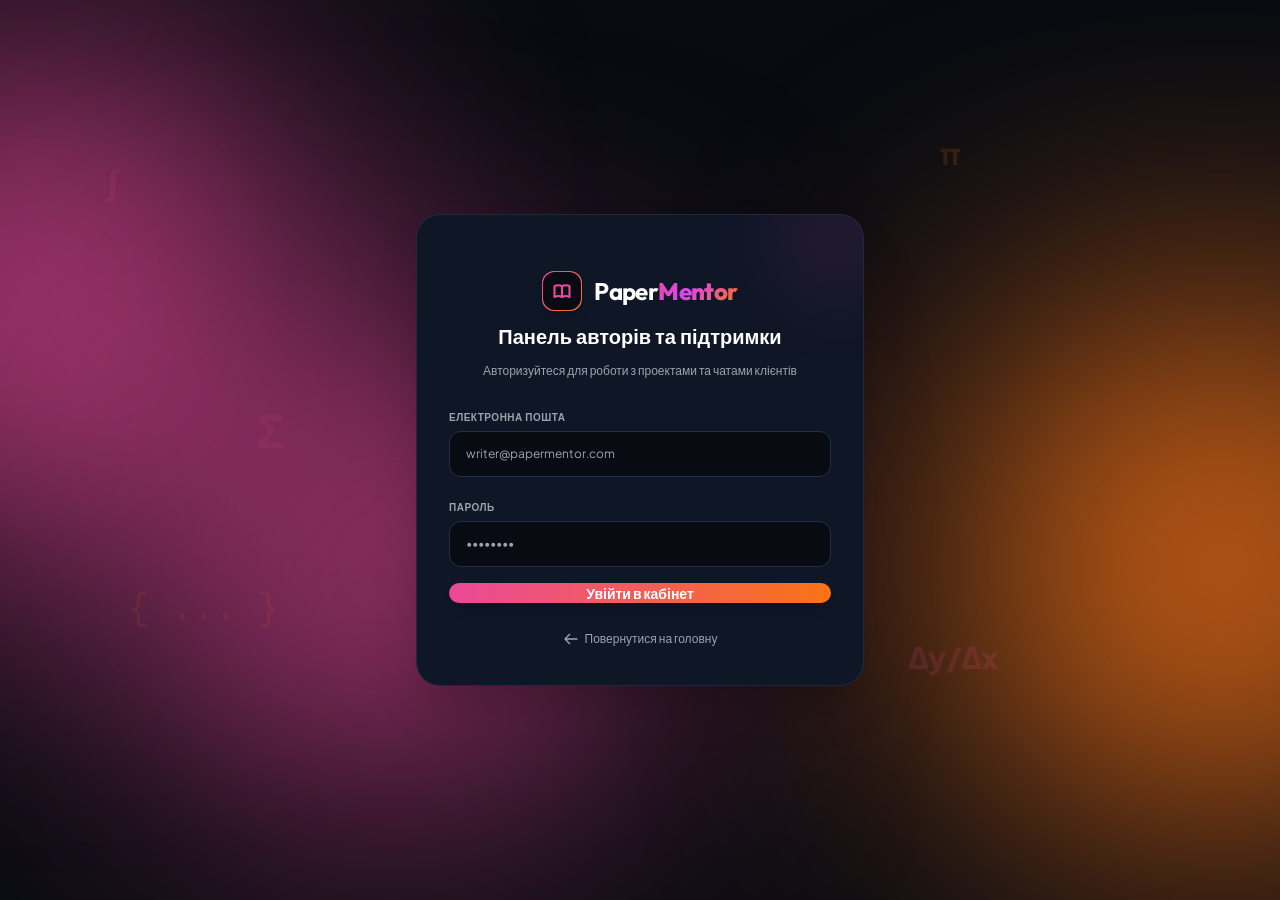
<file: admin.html>
<!DOCTYPE html>
<html lang="uk" class="scroll-smooth">
<head>
  <meta charset="UTF-8">
  <meta name="viewport" content="width=device-width, initial-scale=1.0">
  <title>PaperMentor — Кабінет Виконавця та Адміністратора</title>
  <meta name="description" content="Панель керування замовленнями та спілкування з клієнтами для авторів і підтримки PaperMentor.">
  <!-- Google Fonts: Plus Jakarta Sans & Outfit -->
  <link rel="preconnect" href="https://fonts.googleapis.com">
  <link rel="preconnect" href="https://fonts.gstatic.com" crossorigin>
  <link href="https://fonts.googleapis.com/css2?family=Plus+Jakarta+Sans:wght@300;400;500;600;700;800&family=Outfit:wght@400;500;600;700;800&display=swap" rel="stylesheet">
  <!-- Tailwind CSS Compiled -->
  <link rel="stylesheet" href="style.css">
  <!-- Custom Premium Effects & CSS Variable Themes (Defaults to Sunset Neon) -->
  <style>
    :root {
      /* Default Theme: Sunset Neon (Vibrant Hot Pink & Orange) - Warm, Rich Neon Vibe */
      --color-primary: #EC4899;
      --color-primary-rgb: 236, 72, 153;
      --color-secondary: #F97316;
      --color-secondary-rgb: 249, 115, 22;
      --gradient-text: linear-gradient(135deg, #EC4899 0%, #D946EF 40%, #F97316 100%);
      --gradient-bg: linear-gradient(135deg, #EC4899 0%, #F97316 100%);
      --glow-shadow: rgba(236, 72, 153, 0.35);
      --glow-shadow-secondary: rgba(249, 115, 22, 0.3);
    }

    body.theme-violet {
      /* Cosmic Violet (Deep Purple & Vivid Rose) - Sleek, Premium SaaS Vibe */
      --color-primary: #8B5CF6;
      --color-primary-rgb: 139, 92, 246;
      --color-secondary: #EC4899;
      --color-secondary-rgb: 236, 72, 153;
      --gradient-text: linear-gradient(135deg, #C084FC 0%, #8B5CF6 40%, #EC4899 100%);
      --gradient-bg: linear-gradient(135deg, #8B5CF6 0%, #EC4899 100%);
      --glow-shadow: rgba(139, 92, 246, 0.35);
      --glow-shadow-secondary: rgba(236, 72, 153, 0.3);
    }

    body.theme-emerald {
      /* Royal Emerald (Mint Emerald & Gold) - Luxury and Prestige Vibe */
      --color-primary: #10B981;
      --color-primary-rgb: 16, 185, 129;
      --color-secondary: #FBBF24;
      --color-secondary-rgb: 251, 191, 36;
      --gradient-text: linear-gradient(135deg, #34D399 0%, #10B981 40%, #FBBF24 100%);
      --gradient-bg: linear-gradient(135deg, #10B981 0%, #FBBF24 100%);
      --glow-shadow: rgba(16, 185, 129, 0.35);
      --glow-shadow-secondary: rgba(251, 191, 36, 0.3);
    }

    body.theme-cyber-blue {
      /* Cyber Blue (Electric Cobalt & Magenta) - Futuristic High-tech Vibe */
      --color-primary: #3B82F6;
      --color-primary-rgb: 59, 130, 246;
      --color-secondary: #EC4899;
      --color-secondary-rgb: 236, 72, 153;
      --gradient-text: linear-gradient(135deg, #60A5FA 0%, #3B82F6 40%, #EC4899 100%);
      --gradient-bg: linear-gradient(135deg, #3B82F6 0%, #EC4899 100%);
      --glow-shadow: rgba(59, 130, 246, 0.35);
      --glow-shadow-secondary: rgba(236, 72, 153, 0.3);
    }

    body.theme-glacier {
      /* Arctic Glacier (Vibrant Cyan & Ice Blue) - High-end Crisp Calm Vibe */
      --color-primary: #06B6D4;
      --color-primary-rgb: 6, 182, 212;
      --color-secondary: #3B82F6;
      --color-secondary-rgb: 59, 130, 246;
      --gradient-text: linear-gradient(135deg, #22D3EE 0%, #06B6D4 40%, #3B82F6 100%);
      --gradient-bg: linear-gradient(135deg, #06B6D4 0%, #3B82F6 100%);
      --glow-shadow: rgba(6, 182, 212, 0.35);
      --glow-shadow-secondary: rgba(59, 130, 246, 0.3);
    }

    body.theme-harvard {
      /* Crimson Gold (Cherry Crimson & Amber Gold) - Elite University Vibe */
      --color-primary: #BE123C;
      --color-primary-rgb: 190, 18, 60;
      --color-secondary: #D97706;
      --color-secondary-rgb: 217, 119, 6;
      --gradient-text: linear-gradient(135deg, #FB7185 0%, #BE123C 40%, #D97706 100%);
      --gradient-bg: linear-gradient(135deg, #BE123C 0%, #D97706 100%);
      --glow-shadow: rgba(190, 18, 60, 0.35);
      --glow-shadow-secondary: rgba(217, 119, 6, 0.3);
    }

    body.theme-platinum {
      /* Obsidian Platinum (Slate Silver & Sky Blue) - Ultramodern Minimalist Vibe */
      --color-primary: #94A3B8;
      --color-primary-rgb: 148, 163, 184;
      --color-secondary: #38BDF8;
      --color-secondary-rgb: 56, 189, 248;
      --gradient-text: linear-gradient(135deg, #F1F5F9 0%, #94A3B8 50%, #38BDF8 100%);
      --gradient-bg: linear-gradient(135deg, #94A3B8 0%, #38BDF8 100%);
      --glow-shadow: rgba(148, 163, 184, 0.35);
      --glow-shadow-secondary: rgba(56, 189, 248, 0.3);
    }

    body {
      background-color: #080B11;
      color: #F3F4F6;
      transition: background-color 0.3s ease, color 0.3s ease;
    }
    
    /* Cyber grid overlay */
    .grid-overlay {
      background-image: 
        radial-gradient(circle at 50% 50%, rgba(var(--color-primary-rgb), 0.04) 0%, rgba(8, 11, 17, 0) 80%),
        linear-gradient(rgba(255, 255, 255, 0.005) 1px, transparent 1px),
        linear-gradient(90deg, rgba(255, 255, 255, 0.005) 1px, transparent 1px);
      background-size: 100% 100%, 50px 50px, 50px 50px;
    }

    /* Dynamic classes */
    .gradient-text-dynamic {
      background: var(--gradient-text);
      -webkit-background-clip: text;
      -webkit-text-fill-color: transparent;
    }
    .gradient-bg-dynamic {
      background: var(--gradient-bg);
    }

    .glow-sphere {
      filter: blur(140px);
      border-radius: 50%;
      pointer-events: none;
    }

    /* Floating animations for symbols */
    @keyframes floatY {
      0%, 100% { transform: translateY(0) rotate(0deg); }
      50% { transform: translateY(-35px) rotate(15deg); }
    }
    @keyframes floatX {
      0%, 100% { transform: translateX(0) rotate(0deg); }
      50% { transform: translateX(35px) rotate(-20deg); }
    }
    @keyframes floatDiag {
      0%, 100% { transform: translate(0, 0) rotate(0deg); }
      50% { transform: translate(-25px, 25px) rotate(25deg); }
    }
    .float-1 { animation: floatY 18s ease-in-out infinite; }
    .float-2 { animation: floatX 22s ease-in-out infinite; }
    .float-3 { animation: floatDiag 20s ease-in-out infinite; }

    /* Custom scrollbar */
    .custom-scrollbar::-webkit-scrollbar {
      width: 6px;
      height: 6px;
    }
    .custom-scrollbar::-webkit-scrollbar-track {
      background: #080B11;
    }
    .custom-scrollbar::-webkit-scrollbar-thumb {
      background: #222F47;
      border-radius: 9999px;
    }
    .custom-scrollbar::-webkit-scrollbar-thumb:hover {
      background: var(--color-primary);
    }
    .logo-gradient-border {
      background: var(--gradient-bg);
    }
    .logo-icon-color {
      stroke: var(--color-primary);
      width: 20px;
      height: 20px;
    }
  </style>
</head>
<body class="font-sans antialiased min-h-screen flex flex-col justify-between selection:bg-opacity-80 selection:bg-[var(--color-primary)] selection:text-white relative">

  <!-- Background Glow & Symbols Wrapper (prevents horizontal overflow) -->
  <div class="absolute inset-0 overflow-hidden pointer-events-none z-0">
    <!-- Glow Background Spheres -->
    <div class="absolute top-[8%] left-[-15%] w-[450px] h-[450px] bg-opacity-10 bg-[var(--color-primary)] glow-sphere"></div>
    <div class="absolute top-[35%] right-[-15%] w-[500px] h-[500px] bg-opacity-5 bg-[var(--color-secondary)] glow-sphere"></div>
    <div class="absolute bottom-[15%] left-[15%] w-[400px] h-[400px] bg-opacity-5 bg-[var(--color-primary)] glow-sphere"></div>

    <!-- Background Floating Academic Symbols -->
    <div class="absolute top-[18%] left-[8%] float-1 opacity-10 text-[var(--color-primary)] text-4xl font-extrabold pointer-events-none select-none">∫</div>
    <div class="absolute top-[15%] right-[25%] float-2 opacity-15 text-[var(--color-secondary)] text-3xl font-bold pointer-events-none select-none">π</div>
    <div class="absolute top-[45%] left-[20%] float-3 opacity-10 text-[var(--color-primary)] text-5xl font-black pointer-events-none select-none">Σ</div>
    <div class="absolute bottom-[30%] left-[10%] float-2 opacity-10 text-[var(--color-secondary)] text-4xl font-mono pointer-events-none select-none">{ ... }</div>
    <div class="absolute bottom-[25%] right-[22%] float-3 opacity-15 text-[var(--color-primary)] text-3xl font-extrabold pointer-events-none select-none">Δy/Δx</div>
  </div>

  <!-- Main Gateway Container -->
  <main class="flex-grow flex items-center justify-center relative z-10 py-12 px-4 sm:px-6 lg:px-8">

    <!-- 1. LOGIN SCREEN -->
    <div id="login-panel" class="w-full max-w-md bg-dark-slate border border-dark-border/80 rounded-3xl p-8 space-y-6 shadow-2xl backdrop-blur-md relative overflow-hidden transition-all duration-500 transform scale-100">
      <div class="absolute -top-10 -right-10 w-32 h-32 bg-[var(--color-primary)] opacity-10 rounded-full blur-2xl"></div>
      
      <div class="text-center space-y-3">
        <!-- Logo -->
        <div class="flex items-center justify-center gap-3">
          <div class="w-10 h-10 rounded-xl logo-gradient-border p-[1px] shadow-lg flex items-center justify-center">
            <div class="w-full h-full bg-dark-obsidian rounded-xl flex items-center justify-center">
              <svg class="logo-icon-color" fill="none" stroke="currentColor" viewBox="0 0 24 24">
                <path stroke-linecap="round" stroke-linejoin="round" stroke-width="2.5" d="M12 6.253v13m0-13C10.832 5.477 9.246 5 7.5 5S4.168 5.477 3 6.253v13C4.168 18.477 5.754 18 7.5 18s3.332.477 4.5 1.253m0-13C13.168 5.477 14.754 5 16.5 5c1.747 0 3.332.477 4.5 1.253v13C19.832 18.477 18.247 18 16.5 18c-1.746 0-3.332.477-4.5 1.253"></path>
              </svg>
            </div>
          </div>
          <span class="text-2xl font-bold tracking-tight text-white font-display">Paper<span class="gradient-text-dynamic font-extrabold">Mentor</span></span>
        </div>
        <h2 class="text-xl font-bold text-white font-display">Панель авторів та підтримки</h2>
        <p class="text-xs text-gray-400">Авторизуйтеся для роботи з проектами та чатами клієнтів</p>
      </div>


      <!-- Login Form -->
      <form onsubmit="handleLogin(event)" class="space-y-4">
        <div class="space-y-1">
          <label class="text-[10px] font-bold uppercase tracking-wider text-gray-400">Електронна пошта</label>
          <input type="email" id="login-email" required placeholder="writer@papermentor.com" class="w-full bg-dark-obsidian border border-dark-border rounded-xl px-4 py-3.5 text-xs text-white focus:outline-none focus:border-[var(--color-primary)] transition-all">
        </div>
        <div class="space-y-1">
          <label class="text-[10px] font-bold uppercase tracking-wider text-gray-400">Пароль</label>
          <input type="password" id="login-password" required placeholder="••••••••" class="w-full bg-dark-obsidian border border-dark-border rounded-xl px-4 py-3.5 text-xs text-white focus:outline-none focus:border-[var(--color-primary)] transition-all">
        </div>
        <button type="submit" class="w-full py-4.5 rounded-xl bg-gradient-to-r from-[var(--color-primary)] to-[var(--color-secondary)] text-white font-bold text-sm transition-all transform hover:-translate-y-0.5 shadow-lg shadow-[var(--color-primary)]/10">
          Увійти в кабінет
        </button>
      </form>

      <div class="text-center">
        <a href="index.html" class="inline-flex items-center gap-1.5 text-xs text-gray-400 hover:text-white transition-colors">
          <svg class="w-4 h-4" fill="none" stroke="currentColor" viewBox="0 0 24 24"><path stroke-linecap="round" stroke-linejoin="round" stroke-width="2" d="M10 19l-7-7m0 0l7-7m-7 7h18"></path></svg>
          Повернутися на головну
        </a>
      </div>
    </div>

    <!-- 2. MAIN DASHBOARD (HIDDEN ON START) -->
    <div id="dashboard-panel" class="hidden w-full max-w-7xl space-y-8 animate-fade-in">
      
      <!-- Upper Header Info -->
      <div class="flex flex-col md:flex-row justify-between items-start md:items-center gap-6">
        <div class="space-y-1.5">
          <div class="flex items-center gap-3">
            <h1 class="text-3xl font-extrabold text-white font-display">Панель керування <span class="gradient-text-dynamic font-black">Робочим Простором</span></h1>
            <span id="role-badge" class="px-2.5 py-0.5 text-[9px] font-extrabold rounded bg-emerald-500/10 text-emerald-400 border border-emerald-500/20 uppercase tracking-widest">Виконавець</span>
          </div>
          <p class="text-gray-400 text-xs sm:text-sm">Контроль заявок, завантаження фінальних версій, оцінка вартості та робота з клієнтами</p>
        </div>

        <!-- Controls (Theme switcher & Logout) -->
        <div class="flex items-center gap-4 w-full md:w-auto justify-end">
          <!-- Theme Palette Selector -->
          <div class="relative group">
            <button class="w-10 h-10 rounded-xl bg-dark-slate hover:bg-dark-card border border-dark-border flex items-center justify-center text-gray-400 hover:text-white transition-all shadow-inner" title="Змінити палітру кольорів">
              <svg class="w-5 h-5 text-[var(--color-primary)] animate-spin-slow" fill="none" stroke="currentColor" viewBox="0 0 24 24"><path stroke-linecap="round" stroke-linejoin="round" stroke-width="2" d="M10.325 4.317c.426-1.756 2.924-1.756 3.35 0a1.724 1.724 0 002.573 1.066c1.543-.94 3.31.826 2.37 2.37a1.724 1.724 0 001.065 2.572c1.756.426 1.756 2.924 0 3.35a1.724 1.724 0 00-1.066 2.573c.94 1.543-.826 3.31-2.37 2.37a1.724 1.724 0 00-2.572 1.065c-.426 1.756-2.924 1.756-3.35 0a1.724 1.724 0 00-2.573-1.066c-1.543.94-3.31-.826-2.37-2.37a1.724 1.724 0 00-1.065-2.572c-1.756-.426-1.756-2.924 0-3.35a1.724 1.724 0 001.066-2.573c-.94-1.543.826-3.31 2.37-2.37.996.608 2.296.07 2.572-1.065z"></path><path stroke-linecap="round" stroke-linejoin="round" stroke-width="2" d="M15 12a3 3 0 11-6 0 3 3 0 016 0z"></path></svg>
            </button>
            <div class="absolute right-0 mt-2 w-64 rounded-2xl bg-dark-card border border-dark-border p-4 shadow-2xl hidden group-hover:block transition-all z-50">
              <span class="block text-[9px] font-extrabold uppercase tracking-widest text-gray-500 mb-3">Оберіть кольорову гаму:</span>
              <div class="space-y-2">
                <button type="button" onclick="changeTheme('sunset')" class="w-full flex items-center gap-2.5 px-3 py-2 rounded-xl bg-dark-slate border border-dark-border hover:border-[var(--color-primary)] text-xs font-semibold text-white transition-colors">
                  <span class="w-4 h-4 rounded-full bg-gradient-to-r from-pink-500 to-orange-500"></span>
                  Sunset Neon (Захід сонця)
                </button>
                <button type="button" onclick="changeTheme('violet')" class="w-full flex items-center gap-2.5 px-3 py-2 rounded-xl bg-dark-slate border border-dark-border hover:border-[var(--color-primary)] text-xs font-semibold text-white transition-colors">
                  <span class="w-4 h-4 rounded-full bg-gradient-to-r from-violet-500 to-pink-500"></span>
                  Cosmic Violet (Аметист)
                </button>
                <button type="button" onclick="changeTheme('emerald')" class="w-full flex items-center gap-2.5 px-3 py-2 rounded-xl bg-dark-slate border border-dark-border hover:border-[var(--color-primary)] text-xs font-semibold text-white transition-colors">
                  <span class="w-4 h-4 rounded-full bg-gradient-to-r from-emerald-500 to-yellow-500"></span>
                  Royal Emerald (Смарагд)
                </button>
                <button type="button" onclick="changeTheme('cyber-blue')" class="w-full flex items-center gap-2.5 px-3 py-2 rounded-xl bg-dark-slate border border-dark-border hover:border-[var(--color-primary)] text-xs font-semibold text-white transition-colors">
                  <span class="w-4 h-4 rounded-full bg-gradient-to-r from-blue-500 to-pink-500"></span>
                  Cyber Blue (Кібернетика)
                </button>
                <button type="button" onclick="changeTheme('glacier')" class="w-full flex items-center gap-2.5 px-3 py-2 rounded-xl bg-dark-slate border border-dark-border hover:border-[var(--color-primary)] text-xs font-semibold text-white transition-colors">
                  <span class="w-4 h-4 rounded-full bg-gradient-to-r from-cyan-400 to-blue-500"></span>
                  Arctic Glacier (Арктика)
                </button>
                <button type="button" onclick="changeTheme('harvard')" class="w-full flex items-center gap-2.5 px-3 py-2 rounded-xl bg-dark-slate border border-dark-border hover:border-[var(--color-primary)] text-xs font-semibold text-white transition-colors">
                  <span class="w-4 h-4 rounded-full bg-gradient-to-r from-red-600 to-amber-600"></span>
                  Crimson Gold (Гарвард)
                </button>
                <button type="button" onclick="changeTheme('platinum')" class="w-full flex items-center gap-2.5 px-3 py-2 rounded-xl bg-dark-slate border border-dark-border hover:border-[var(--color-primary)] text-xs font-semibold text-white transition-colors">
                  <span class="w-4 h-4 rounded-full bg-gradient-to-r from-slate-400 to-sky-400"></span>
                  Obsidian Platinum (Сталь)
                </button>
              </div>
            </div>
          </div>

          <button onclick="handleLogout()" class="px-5 py-2.5 rounded-xl bg-dark-slate hover:bg-dark-card border border-dark-border text-xs font-bold text-white transition-colors whitespace-nowrap">
            Вийти з кабінету
          </button>
        </div>
      </div>

      <!-- ROLE CHANGER HEADER (ONLY ADMIN SIDEBAR INJECTOR) -->
      <div id="admin-tabs-nav" class="hidden border-b border-dark-border/40 pb-3 flex flex-wrap gap-2.5 overflow-x-auto custom-scrollbar">
        <button onclick="switchAdminTab('overview')" id="tab-sec-overview" class="admin-tab-btn px-5 py-2.5 text-xs font-bold rounded-xl bg-[var(--color-primary)] text-white shadow-lg transition-all">Аналітика бізнесу</button>
        <button onclick="switchAdminTab('orders')" id="tab-sec-orders" class="admin-tab-btn px-5 py-2.5 text-xs font-bold rounded-xl bg-dark-slate border border-dark-border text-gray-400 hover:text-white transition-all">Керування замовленнями</button>
        <button onclick="switchAdminTab('employees')" id="tab-sec-employees" class="admin-tab-btn px-5 py-2.5 text-xs font-bold rounded-xl bg-dark-slate border border-dark-border text-gray-400 hover:text-white transition-all">База виконавців (Автори)</button>
        <button onclick="switchAdminTab('chats')" id="tab-sec-chats" class="admin-tab-btn px-5 py-2.5 text-xs font-bold rounded-xl bg-dark-slate border border-dark-border text-gray-400 hover:text-white transition-all">Глобальна підтримка (Чат)</button>
        <button onclick="switchAdminTab('settings')" id="tab-sec-settings" class="admin-tab-btn px-5 py-2.5 text-xs font-bold rounded-xl bg-dark-slate border border-dark-border text-gray-400 hover:text-white transition-all">Налаштування системи</button>
      </div>

      <!-- WRITER SECTION: STATS & SPLIT VIEW -->
      <div id="writer-sec-dashboard" class="space-y-8">
        <!-- Statistics counters -->
        <div class="grid grid-cols-2 lg:grid-cols-4 gap-4 md:gap-6">
          <div class="bg-dark-slate border border-dark-border/60 rounded-2xl p-5 space-y-1 relative overflow-hidden">
            <span class="block text-[10px] text-gray-500 font-extrabold uppercase tracking-wide">Мій заробіток (₴)</span>
            <span id="stat-earnings" class="block text-2xl md:text-3xl font-extrabold text-white font-display">18 450 ₴</span>
            <span class="text-[9px] text-green-400 block font-semibold">+1 500 ₴ сьогодні</span>
          </div>
          <div class="bg-dark-slate border border-dark-border/60 rounded-2xl p-5 space-y-1 relative overflow-hidden">
            <span class="block text-[10px] text-gray-500 font-extrabold uppercase tracking-wide">Замовлень в роботі</span>
            <span id="stat-active" class="block text-2xl md:text-3xl font-extrabold text-white font-display">2</span>
            <span class="text-[9px] text-gray-400 block font-semibold">Надіслано 1 на перевірку</span>
          </div>
          <div class="bg-dark-slate border border-dark-border/60 rounded-2xl p-5 space-y-1 relative overflow-hidden">
            <span class="block text-[10px] text-gray-500 font-extrabold uppercase tracking-wide">Виконано робіт</span>
            <span id="stat-completed" class="block text-2xl md:text-3xl font-extrabold text-[var(--color-primary)] font-display">24</span>
            <span class="text-[9px] text-gray-400 block font-semibold">Конверсія ТЗ: 100%</span>
          </div>
          <div class="bg-dark-slate border border-dark-border/60 rounded-2xl p-5 space-y-1 relative overflow-hidden">
            <span class="block text-[10px] text-gray-500 font-extrabold uppercase tracking-wide">Мій рейтинг авторитету</span>
            <span class="block text-2xl md:text-3xl font-extrabold text-white font-display flex items-center gap-1.5">
              4.95 
              <svg class="w-5 h-5 text-amber-400 fill-current" viewBox="0 0 20 20"><path d="M9.049 2.927c.3-.921 1.603-.921 1.902 0l1.07 3.292a1 1 0 00.95.69h3.462c.969 0 1.371 1.24.588 1.81l-2.8 2.034a1 1 0 00-.364 1.118l1.07 3.292c.3.921-.755 1.688-1.54 1.118l-2.8-2.034a1 1 0 00-1.175 0l-2.8 2.034c-.784.57-1.838-.197-1.539-1.118l1.07-3.292a1 1 0 00-.364-1.118L2.98 8.72c-.783-.57-.38-1.81.588-1.81h3.461a1 1 0 00.951-.69l1.07-3.292z"></path></svg>
            </span>
            <span class="text-[9px] text-gray-400 block font-semibold">50 позитивних відгуків</span>
          </div>
        </div>

        <!-- Writer split view -->
        <div class="grid grid-cols-1 lg:grid-cols-12 gap-8">
          <!-- Left Side: Order Console (7 cols) -->
          <div class="lg:col-span-7 space-y-6">
            <div class="flex justify-between items-center border-b border-dark-border/40 pb-3">
              <div class="flex gap-2 overflow-x-auto custom-scrollbar">
                <button onclick="filterOrders('all')" id="tab-all" class="tab-btn px-4 py-2 text-xs font-bold rounded-lg bg-[var(--color-primary)] text-white transition-all">Всі роботи</button>
                <button onclick="filterOrders('in_work')" id="tab-in_work" class="tab-btn px-4 py-2 text-xs font-bold rounded-lg bg-dark-slate border border-dark-border text-gray-400 hover:text-white transition-all">В роботі</button>
                <button onclick="filterOrders('review')" id="tab-review" class="tab-btn px-4 py-2 text-xs font-bold rounded-lg bg-dark-slate border border-dark-border text-gray-400 hover:text-white transition-all">На перевірці / Нові</button>
                <button onclick="filterOrders('done')" id="tab-done" class="tab-btn px-4 py-2 text-xs font-bold rounded-lg bg-dark-slate border border-dark-border text-gray-400 hover:text-white transition-all">Завершені</button>
              </div>
            </div>
            <div class="space-y-4" id="orders-list-container"></div>
          </div>

          <!-- Right Side: Chat Hub (5 cols) -->
          <div class="lg:col-span-5">
            <div class="bg-dark-slate border border-dark-border rounded-3xl overflow-hidden shadow-2xl flex flex-col h-[580px]">
              <div class="grid grid-cols-12 h-full">
                <div class="col-span-4 bg-dark-card border-r border-dark-border flex flex-col">
                  <div class="p-3 border-b border-dark-border text-[9px] font-extrabold uppercase tracking-widest text-gray-500">Активні чати</div>
                  <div class="flex-grow overflow-y-auto custom-scrollbar divide-y divide-dark-border/30" id="chats-list-container"></div>
                </div>
                <div class="col-span-8 flex flex-col h-full bg-dark-slate/40">
                  <div class="bg-dark-card/90 border-b border-dark-border p-3.5 flex items-center justify-between" id="active-chat-header"></div>
                  <div class="flex-grow p-4 space-y-4 overflow-y-auto custom-scrollbar" id="messages-container"></div>
                  <form onsubmit="handleSendAdminMessage(event)" class="bg-dark-card p-3 border-t border-dark-border flex gap-2">
                    <input type="text" id="admin-chat-input" placeholder="Введіть повідомлення клієнту..." class="flex-grow bg-dark-slate border border-dark-border rounded-xl px-3.5 py-3 text-xs text-white focus:outline-none focus:border-[var(--color-primary)] placeholder-gray-600">
                    <button type="submit" style="background-color: var(--color-primary);" class="w-11 h-11 rounded-xl text-white flex items-center justify-center transition-colors hover:brightness-110">
                      <svg class="w-5 h-5 transform rotate-90" fill="none" stroke="currentColor" viewBox="0 0 24 24"><path stroke-linecap="round" stroke-linejoin="round" stroke-width="2.5" d="M12 19l9 2-9-18-9 18 9-2zm0 0v-8"></path></svg>
                    </button>
                  </form>
                </div>
              </div>
            </div>
          </div>
        </div>
      </div>

      <!-- ADMIN VIEW 1: OVERVIEW -->
      <div id="admin-sec-overview" class="hidden space-y-8">
        <!-- Financial & Company KPIs -->
        <div class="grid grid-cols-2 lg:grid-cols-4 gap-4 md:gap-6">
          <div class="bg-dark-slate border border-dark-border/60 rounded-2xl p-5 space-y-1 relative overflow-hidden">
            <div class="absolute -right-3 -top-3 w-16 h-16 rounded-full bg-green-500/10 flex items-center justify-center text-green-400 font-extrabold text-lg">$</div>
            <span class="block text-[10px] text-gray-500 font-extrabold uppercase tracking-wide">Валовий дохід компанії</span>
            <span id="admin-stat-revenue" class="block text-2xl md:text-3xl font-extrabold text-white font-display">0 ₴</span>
            <span class="text-[9px] text-green-400 block font-semibold">+12% зростання за місяць</span>
          </div>
          <div class="bg-dark-slate border border-dark-border/60 rounded-2xl p-5 space-y-1 relative overflow-hidden">
            <span class="block text-[10px] text-gray-500 font-extrabold uppercase tracking-wide">Всього замовлень</span>
            <span id="admin-stat-orders" class="block text-2xl md:text-3xl font-extrabold text-white font-display">0</span>
            <span class="text-[9px] text-gray-400 block font-semibold">Включаючи нерозподілені</span>
          </div>
          <div class="bg-dark-slate border border-dark-border/60 rounded-2xl p-5 space-y-1 relative overflow-hidden">
            <span class="block text-[10px] text-gray-500 font-extrabold uppercase tracking-wide">Активні виконавці</span>
            <span id="admin-stat-writers" class="block text-2xl md:text-3xl font-extrabold text-[var(--color-primary)] font-display">0</span>
            <span class="text-[9px] text-gray-400 block font-semibold">Зареєстровано в базі</span>
          </div>
          <div class="bg-dark-slate border border-dark-border/60 rounded-2xl p-5 space-y-1 relative overflow-hidden">
            <span class="block text-[10px] text-gray-500 font-extrabold uppercase tracking-wide">Середній чек</span>
            <span id="admin-stat-avg" class="block text-2xl md:text-3xl font-extrabold text-white font-display">1 850 ₴</span>
            <span class="text-[9px] text-green-400 block font-semibold">Позитивний тренд</span>
          </div>
        </div>

        <!-- Revenue SVG Chart & System Feed -->
        <div class="grid grid-cols-1 lg:grid-cols-12 gap-8">
          <!-- Premium Chart Area (7 cols) -->
          <div class="lg:col-span-7 bg-dark-slate border border-dark-border rounded-3xl p-6 space-y-6">
            <div class="flex justify-between items-center">
              <div>
                <h3 class="text-lg font-bold text-white font-display">Статистика прибутків (2026)</h3>
                <p class="text-xs text-gray-500">Динаміка виручки по місяцях (тис. грн)</p>
              </div>
              <span class="px-3 py-1.5 rounded-xl bg-dark-card border border-dark-border text-[10px] font-bold text-white uppercase tracking-wider">Річний звіт</span>
            </div>
            
            <!-- SVG Chart -->
            <div class="h-64 w-full relative pt-4 flex items-end">
              <svg class="w-full h-full text-[var(--color-primary)]" viewBox="0 0 500 180" preserveAspectRatio="none">
                <!-- Gradients -->
                <defs>
                  <linearGradient id="chart-glow" x1="0" y1="0" x2="0" y2="1">
                    <stop offset="0%" stop-color="var(--color-primary)" stop-opacity="0.45" />
                    <stop offset="100%" stop-color="var(--color-primary)" stop-opacity="0" />
                  </linearGradient>
                </defs>
                <!-- Grid lines -->
                <line x1="0" y1="30" x2="500" y2="30" stroke="#222F47" stroke-dasharray="4" stroke-width="0.5"/>
                <line x1="0" y1="80" x2="500" y2="80" stroke="#222F47" stroke-dasharray="4" stroke-width="0.5"/>
                <line x1="0" y1="130" x2="500" y2="130" stroke="#222F47" stroke-dasharray="4" stroke-width="0.5"/>
                
                <!-- Area -->
                <path d="M 0 180 L 0 150 L 80 130 L 160 110 L 240 120 L 320 80 L 400 45 L 500 25 L 500 180 Z" fill="url(#chart-glow)"/>
                <!-- Line -->
                <path d="M 0 150 L 80 130 L 160 110 L 240 120 L 320 80 L 400 45 L 500 25" fill="none" stroke="url(#gradient-bg)" stroke-width="3" stroke-linecap="round"/>
                
                <!-- Dots -->
                <circle cx="80" cy="130" r="4.5" fill="var(--color-secondary)" stroke="#080B11" stroke-width="1.5"/>
                <circle cx="160" cy="110" r="4.5" fill="var(--color-primary)" stroke="#080B11" stroke-width="1.5"/>
                <circle cx="240" cy="120" r="4.5" fill="var(--color-primary)" stroke="#080B11" stroke-width="1.5"/>
                <circle cx="320" cy="80" r="4.5" fill="var(--color-secondary)" stroke="#080B11" stroke-width="1.5"/>
                <circle cx="400" cy="45" r="4.5" fill="var(--color-primary)" stroke="#080B11" stroke-width="1.5"/>
                <circle cx="500" cy="25" r="4.5" fill="var(--color-secondary)" stroke="#080B11" stroke-width="1.5"/>
              </svg>
              <!-- X axis labels -->
              <div class="absolute bottom-0 left-0 right-0 flex justify-between px-1 text-[9px] font-bold text-gray-500 uppercase tracking-widest pt-2">
                <span>Січ</span>
                <span>Лют</span>
                <span>Бер</span>
                <span>Квіт</span>
                <span>Трав</span>
                <span>Черв</span>
              </div>
            </div>
          </div>

          <!-- Live Feed Notifications (5 cols) -->
          <div class="lg:col-span-5 bg-dark-slate border border-dark-border rounded-3xl p-6 flex flex-col justify-between h-full">
            <div class="space-y-4">
              <h3 class="text-base font-bold text-white font-display">Стрічка подій платформи</h3>
              <div class="space-y-3.5" id="admin-logs-feed">
                <!-- Filled dynamically -->
                <div class="flex items-start gap-3 text-xs bg-dark-obsidian/40 border border-dark-border/30 rounded-xl p-3">
                  <span class="w-2.5 h-2.5 rounded-full bg-[var(--color-primary)] mt-1 animate-pulse"></span>
                  <div>
                    <p class="font-bold text-white">Нове замовлення на оцінку</p>
                    <p class="text-gray-500 text-[10px]">Користувач student@example.com створив заявку</p>
                  </div>
                </div>
                <div class="flex items-start gap-3 text-xs bg-dark-obsidian/40 border border-dark-border/30 rounded-xl p-3">
                  <span class="w-2.5 h-2.5 rounded-full bg-green-500 mt-1"></span>
                  <div>
                    <p class="font-bold text-white">Оплата 50% успішна</p>
                    <p class="text-gray-500 text-[10px]">Клієнт сплатив замовлення АС-4930</p>
                  </div>
                </div>
                <div class="flex items-start gap-3 text-xs bg-dark-obsidian/40 border border-dark-border/30 rounded-xl p-3">
                  <span class="w-2.5 h-2.5 rounded-full bg-[var(--color-secondary)] mt-1"></span>
                  <div>
                    <p class="font-bold text-white">Дмитро (Доцент) завантажив чернетку</p>
                    <p class="text-gray-500 text-[10px]">Надіслано проміжний звіт по роботі АС-4929</p>
                  </div>
                </div>
              </div>
            </div>
            <button onclick="simulateAddOrder()" class="mt-6 w-full py-3.5 bg-dark-obsidian border border-dark-border rounded-xl text-xs font-bold text-white hover:bg-dark-border transition-colors">
              Згенерувати тестове замовлення
            </button>
          </div>
        </div>
      </div>

      <!-- ADMIN VIEW 2: ORDER MANAGEMENT -->
      <div id="admin-sec-orders" class="hidden space-y-6">
        <div class="flex justify-between items-center flex-wrap gap-4">
          <h3 class="text-xl font-bold text-white font-display">Реєстр всіх замовлень в системі</h3>
          <div class="flex gap-2">
            <button onclick="filterAdminOrders('all')" id="admin-tab-ord-all" class="px-3.5 py-1.5 text-xs font-bold rounded-lg bg-[var(--color-primary)] text-white">Всі</button>
            <button onclick="filterAdminOrders('Awaiting Quote')" id="admin-tab-ord-quote" class="px-3.5 py-1.5 text-xs font-bold rounded-lg bg-dark-slate border border-dark-border text-gray-400 hover:text-white">Очікують оцінки</button>
            <button onclick="filterAdminOrders('In Work')" id="admin-tab-ord-work" class="px-3.5 py-1.5 text-xs font-bold rounded-lg bg-dark-slate border border-dark-border text-gray-400 hover:text-white">В роботі</button>
            <button onclick="filterAdminOrders('Completed')" id="admin-tab-ord-completed" class="px-3.5 py-1.5 text-xs font-bold rounded-lg bg-dark-slate border border-dark-border text-gray-400 hover:text-white">Готові</button>
          </div>
        </div>

        <div class="bg-dark-slate border border-dark-border rounded-3xl overflow-hidden shadow-2xl">
          <div class="overflow-x-auto custom-scrollbar">
            <table class="w-full text-left border-collapse text-xs">
              <thead>
                <tr class="bg-dark-card border-b border-dark-border text-gray-400 uppercase tracking-widest text-[9px] font-extrabold">
                  <th class="p-4">ID / Назва</th>
                  <th class="p-4">Клієнт</th>
                  <th class="p-4">Дисципліна</th>
                  <th class="p-4">Ціна (₴)</th>
                  <th class="p-4">Статус</th>
                  <th class="p-4">Виконавець</th>
                  <th class="p-4 text-right">Дії</th>
                </tr>
              </thead>
              <tbody id="admin-orders-table-body" class="divide-y divide-dark-border/40">
                <!-- Generated dynamically -->
              </tbody>
            </table>
          </div>
        </div>
      </div>

      <!-- ADMIN VIEW 3: EMPLOYEES BASE -->
      <div id="admin-sec-employees" class="hidden grid grid-cols-1 lg:grid-cols-12 gap-8">
        
        <!-- Left Side: Writers Directory (8 cols) -->
        <div class="lg:col-span-8 space-y-6">
          <h3 class="text-xl font-bold text-white font-display">Реєстр академічних виконавців</h3>
          <div class="bg-dark-slate border border-dark-border rounded-3xl overflow-hidden shadow-2xl">
            <div class="overflow-x-auto custom-scrollbar">
              <table class="w-full text-left border-collapse text-xs">
                <thead>
                  <tr class="bg-dark-card border-b border-dark-border text-gray-400 uppercase tracking-widest text-[9px] font-extrabold">
                    <th class="p-4">Виконавець</th>
                    <th class="p-4">Ступінь</th>
                    <th class="p-4">Спеціалізація</th>
                    <th class="p-4 text-center">Рейтинг</th>
                    <th class="p-4 text-center">Виконано</th>
                    <th class="p-4 text-center">Зараз в роботі</th>
                    <th class="p-4 text-right">Дії</th>
                  </tr>
                </thead>
                <tbody id="admin-writers-table-body" class="divide-y divide-dark-border/40">
                  <!-- Generated dynamically -->
                </tbody>
              </table>
            </div>
          </div>
        </div>

        <!-- Right Side: Add/Hire Writer Form (4 cols) -->
        <div class="lg:col-span-4 space-y-6">
          <h3 class="text-xl font-bold text-white font-display">Найняти нового автора</h3>
          <div class="bg-dark-slate border border-dark-border rounded-3xl p-6 shadow-2xl relative">
            <form onsubmit="handleHireWriter(event)" class="space-y-4">
              <div class="space-y-1">
                <label class="text-[9px] font-extrabold uppercase tracking-widest text-gray-500">ПІБ Автора *</label>
                <input type="text" id="hire-name" required placeholder="Ірина М. (Доцент)" class="w-full bg-dark-obsidian border border-dark-border rounded-xl px-4 py-3 text-xs text-white focus:outline-none focus:border-[var(--color-primary)]">
              </div>
              <div class="space-y-1">
                <label class="text-[9px] font-extrabold uppercase tracking-widest text-gray-500">Науковий ступінь *</label>
                <input type="text" id="hire-degree" required placeholder="Кандидат юр. наук" class="w-full bg-dark-obsidian border border-dark-border rounded-xl px-4 py-3 text-xs text-white focus:outline-none focus:border-[var(--color-primary)]">
              </div>
              <div class="space-y-1">
                <label class="text-[9px] font-extrabold uppercase tracking-widest text-gray-500">Спеціалізація *</label>
                <input type="text" id="hire-specialization" required placeholder="Цивільне право, Конституційне право" class="w-full bg-dark-obsidian border border-dark-border rounded-xl px-4 py-3 text-xs text-white focus:outline-none focus:border-[var(--color-primary)]">
              </div>
              <div class="space-y-1">
                <label class="text-[9px] font-extrabold uppercase tracking-widest text-gray-500">Електронна пошта для входу *</label>
                <input type="email" id="hire-email" required placeholder="iryna@papermentor.com" class="w-full bg-dark-obsidian border border-dark-border rounded-xl px-4 py-3 text-xs text-white focus:outline-none focus:border-[var(--color-primary)]">
              </div>
              <div class="space-y-1">
                <label class="text-[9px] font-extrabold uppercase tracking-widest text-gray-500">Тимчасовий пароль *</label>
                <input type="text" id="hire-password" required value="writer123" class="w-full bg-dark-obsidian border border-dark-border rounded-xl px-4 py-3 text-xs text-white focus:outline-none focus:border-[var(--color-primary)]">
              </div>
              <button type="submit" class="w-full py-4 rounded-xl bg-gradient-to-r from-[var(--color-primary)] to-[var(--color-secondary)] text-white font-bold text-xs shadow-md transition-all transform hover:-translate-y-0.5">
                Зареєструвати автора в базі
              </button>
            </form>
          </div>
        </div>

      </div>

      <!-- ADMIN VIEW 4: GLOBAL SUPPORT CHATS -->
      <div id="admin-sec-chats" class="hidden space-y-6">
        <h3 class="text-xl font-bold text-white font-display">Канал глобальної клієнтської підтримки</h3>
        
        <div class="bg-dark-slate border border-dark-border rounded-3xl overflow-hidden shadow-2xl flex flex-col h-[580px]">
          <div class="grid grid-cols-12 h-full">
            
            <!-- Left Chats selector -->
            <div class="col-span-4 bg-dark-card border-r border-dark-border flex flex-col">
              <div class="p-3 border-b border-dark-border text-[9px] font-extrabold uppercase tracking-widest text-gray-500">Всі діалоги системи</div>
              <div class="flex-grow overflow-y-auto custom-scrollbar divide-y divide-dark-border/30" id="admin-chats-list-container">
                <!-- Filled dynamically -->
              </div>
            </div>

            <!-- Right Chat content -->
            <div class="col-span-8 flex flex-col h-full bg-dark-slate/40">
              <div class="bg-dark-card/90 border-b border-dark-border p-3.5 flex items-center justify-between" id="admin-active-chat-header">
                <!-- Filled dynamically -->
              </div>
              <div class="flex-grow p-4 space-y-4 overflow-y-auto custom-scrollbar" id="admin-messages-container">
                <!-- Messages list -->
              </div>
              <form onsubmit="handleSendSupportMessage(event)" class="bg-dark-card p-3 border-t border-dark-border flex gap-2">
                <input type="text" id="support-chat-input" placeholder="Введіть відповідь від імені підтримки..." class="flex-grow bg-dark-slate border border-dark-border rounded-xl px-3.5 py-3 text-xs text-white focus:outline-none focus:border-[var(--color-primary)] placeholder-gray-600">
                <button type="submit" style="background-color: var(--color-secondary);" class="w-11 h-11 rounded-xl text-white flex items-center justify-center transition-colors hover:brightness-110">
                  <svg class="w-5 h-5 transform rotate-90" fill="none" stroke="currentColor" viewBox="0 0 24 24"><path stroke-linecap="round" stroke-linejoin="round" stroke-width="2.5" d="M12 19l9 2-9-18-9 18 9-2zm0 0v-8"></path></svg>
                </button>
              </form>
            </div>
            
          </div>
        </div>
      </div>

      <!-- ADMIN VIEW 5: SETTINGS -->
      <div id="admin-sec-settings" class="hidden space-y-6">
        <h3 class="text-xl font-bold text-white font-display">Адміністративні конфігурації</h3>
        
        <div class="grid grid-cols-1 md:grid-cols-2 gap-8">
          <div class="bg-dark-slate border border-dark-border rounded-3xl p-6 space-y-4">
            <h4 class="text-base font-bold text-white">Керування станом локальної БД</h4>
            <p class="text-xs text-gray-400 leading-relaxed">Якщо дані стали некоректними або ви бажаєте повернути систему у початковий демонстраційний стан із тестовими замовленнями, натисніть кнопку нижче.</p>
            <button onclick="resetSystemDatabase()" class="px-5 py-3 rounded-xl bg-red-500/10 border border-red-500/25 text-red-400 hover:bg-red-500/20 text-xs font-bold transition-all">
              Очистити і перезапустити БД (Reset)
            </button>
          </div>
          
          <div class="bg-dark-slate border border-dark-border rounded-3xl p-6 space-y-4">
            <h4 class="text-base font-bold text-white">Параметри платіжного шлюзу</h4>
            <p class="text-xs text-gray-400 leading-relaxed">Симуляція процесу оплати. Ви можете увімкнути режим автоматичного підтвердження або зняття грошей без перевірки.</p>
            <div class="flex items-center gap-3">
              <input type="checkbox" id="sett-auto-pay" class="w-4 h-4 rounded bg-dark-obsidian border-dark-border accent-[var(--color-primary)]" checked>
              <label for="sett-auto-pay" class="text-xs text-gray-300 font-medium select-none">Автоматично приймати платежі без модерації</label>
            </div>
          </div>
        </div>
      </div>

    </div>
  </footer>

  <!-- Javascript Logic -->
  <script>
    // Local client-side DB wrapper with Safari Private mode fallback
    let memoryStorage = {};
    const DB = {
      get(key, defaultVal) {
        try {
          const data = localStorage.getItem(key);
          if (!data) return defaultVal;
          return JSON.parse(data);
        } catch(e) {
          return memoryStorage[key] !== undefined ? memoryStorage[key] : defaultVal;
        }
      },
      set(key, val) {
        try {
          localStorage.setItem(key, JSON.stringify(val));
        } catch(e) {
          memoryStorage[key] = val;
        }
        window.dispatchEvent(new Event('storage'));
      },
      init() {
        let hasWriters, hasUsers, hasOrders, hasMessages;
        try {
          hasWriters = !!localStorage.getItem('pm_writers');
          hasUsers = !!localStorage.getItem('pm_users');
          hasOrders = !!localStorage.getItem('pm_orders');
          hasMessages = !!localStorage.getItem('pm_messages');
        } catch(e) {
          hasWriters = memoryStorage['pm_writers'] !== undefined;
          hasUsers = memoryStorage['pm_users'] !== undefined;
          hasOrders = memoryStorage['pm_orders'] !== undefined;
          hasMessages = memoryStorage['pm_messages'] !== undefined;
        }

        if (!hasWriters) {
          this.set('pm_writers', [
            { id: 'writer-dmitro', name: 'Дмитро (Доцент)', title: 'Кандидат екон. наук', specialization: 'Макроекономіка, Фінанси', rating: 4.95, completedCount: 50, activeOrdersCount: 1 },
            { id: 'writer-oleksiy', name: 'Олексій (Сеньйор)', title: 'Сеньйор Розробник', specialization: 'C++, Алгоритми, Java', rating: 4.88, completedCount: 32, activeOrdersCount: 1 },
            { id: 'writer-olena', name: 'Олена (Кандидат)', title: 'Кандидат філол. наук', specialization: 'Англійська філологія, Маркетинг', rating: 4.97, completedCount: 78, activeOrdersCount: 0 }
          ]);
        }
        if (!hasUsers) {
          this.set('pm_users', [
            { email: 'bulbafri@papermentor.com', name: 'bulbafri', password: 'admin123', role: 'admin', balance: 5000 },
            { email: 'admin@papermentor.com', name: 'Адміністратор', password: 'admin123', role: 'admin', balance: 10000 },
            { email: 'writer@papermentor.com', name: 'Дмитро (Доцент)', password: 'writer123', role: 'writer', writerId: 'writer-dmitro', balance: 18450 },
            { email: 'oleksiy@papermentor.com', name: 'Олексій (Сеньйор)', password: 'writer123', role: 'writer', writerId: 'writer-oleksiy', balance: 9400 },
            { email: 'student@example.com', name: 'Дмитро К.', password: 'student123', role: 'student', balance: 2500 }
          ]);
        } else {
          const users = this.get('pm_users', []);
          if (!users.some(u => u.email === 'bulbafri@papermentor.com')) {
            users.push({ email: 'bulbafri@papermentor.com', name: 'bulbafri', password: 'admin123', role: 'admin', balance: 5000 });
            this.set('pm_users', users);
          }
        }
        if (!hasOrders) {
          this.set('pm_orders', [
            {
              id: 'АС-4929',
              clientEmail: 'student@example.com',
              clientName: 'Дмитро К.',
              title: 'Курсова робота з макроекономіки',
              subject: 'Макроекономіка',
              pages: 30,
              price: 2200,
              status: 'В процесі написання',
              statusIdx: 1,
              writerId: 'writer-dmitro',
              deadline: '24.06.2026',
              files: []
            },
            {
              id: 'АС-4930',
              clientEmail: 'student@example.com',
              clientName: 'Дмитро К.',
              title: 'Лабораторна робота з алгоритмів на C++',
              subject: 'Програмування C++',
              pages: 12,
              price: 1500,
              status: 'На вашій перевірці',
              statusIdx: 2,
              writerId: 'writer-oleksiy',
              deadline: '20.06.2026',
              files: ['ТЗ_v1.zip']
            }
          ]);
        }
        if (!hasMessages) {
          this.set('pm_messages', [
            { orderId: 'АС-4929', sender: 'writer', senderName: 'Дмитро (Доцент)', text: "Вітаю! Отримав вашу тему та методичку. Почав аналізувати джерела та формувати вступну частину. Чи є специфічні побажання щодо плану роботи від керівника?", timestamp: new Date(Date.now() - 1000 * 60 * 60 * 5).toISOString() },
            { orderId: 'АС-4929', sender: 'student', senderName: 'Дмитро К.', text: "Доброго дня! Так, викладач просив обов'язково включити статистику за 2024-2025 роки у розділ з практичним аналізом.", timestamp: new Date(Date.now() - 1000 * 60 * 60 * 4.5).toISOString() },
            { orderId: 'АС-4929', sender: 'writer', senderName: 'Дмитро (Доцент)', text: "Зрозумів. Якраз використовую свіжу аналітику Мінфіну та Нацбанку. Завтра зранку надішлю план на погодження.", timestamp: new Date(Date.now() - 1000 * 60 * 60 * 4).toISOString() },
            { orderId: 'АС-4930', sender: 'writer', senderName: 'Олексій (Сеньйор)', text: "Привіт! Лабораторну роботу повністю закінчено. Код написаний на C++, структурований, додав коментарі до кожної функції. Будь ласка, перевірте роботу у вкладеному ZIP архіві.", timestamp: new Date(Date.now() - 1000 * 60 * 60 * 2).toISOString() },
            { orderId: 'АС-4930', sender: 'student', senderName: 'Дмитро К.', text: "Дуже дякую, зараз завантажу та подивлюсь.", timestamp: new Date(Date.now() - 1000 * 60 * 60 * 1.5).toISOString() },
            { orderId: 'АС-4930', sender: 'writer', senderName: 'Олексій (Сеньйор)', text: "Якщо виникнуть питання з налаштуванням або компіляцією — одразу пишіть сюди, я онлайн!", timestamp: new Date(Date.now() - 1000 * 60 * 60 * 1).toISOString() }
          ]);
        }
      }
    };

    // Initialize Database
    DB.init();

    // Session and view states
    let currentSession = DB.get('pm_session', null);
    let adminCurrentTab = 'overview'; // 'overview' | 'orders' | 'employees' | 'chats' | 'settings'
    let writerCurrentTab = 'all'; // 'all' | 'in_work' | 'review' | 'done'
    
    // Writers temporary active selection variables
    let selectedOrderId = null;
    let selectedClientId = null;
    
    // Admin Support Chat active selection
    let adminSelectedOrderId = null;

    // Toast Notification helper
    function showToast(title, desc) {
      const toast = document.getElementById('admin-toast');
      document.getElementById('toast-title-text').innerText = title;
      document.getElementById('toast-desc-text').innerText = desc;
      toast.classList.remove('translate-y-24', 'opacity-0');
      toast.classList.add('translate-y-0', 'opacity-100');
      setTimeout(() => {
        toast.classList.add('translate-y-24', 'opacity-0');
        toast.classList.remove('translate-y-0', 'opacity-100');
      }, 3500);
    }

    // Switch theme customizer
    function changeTheme(themeName) {
      document.body.classList.remove('theme-violet', 'theme-sunset', 'theme-emerald', 'theme-cyber-blue', 'theme-glacier', 'theme-harvard', 'theme-platinum');
      if (themeName !== 'sunset') {
        document.body.classList.add("theme-" + themeName);
      }
      
      let themeTitle = 'Sunset Neon';
      if (themeName === 'violet') themeTitle = 'Cosmic Violet';
      if (themeName === 'emerald') themeTitle = 'Royal Emerald';
      if (themeName === 'cyber-blue') themeTitle = 'Cyber Blue';
      if (themeName === 'glacier') themeTitle = 'Arctic Glacier';
      if (themeName === 'harvard') themeTitle = 'Crimson Gold';
      if (themeName === 'platinum') themeTitle = 'Obsidian Platinum';
      
      showToast('Колір змінено!', "Встановлено палітру: " + themeTitle);
    }


    // Handle credentials validation
    function handleLogin(event) {
      event.preventDefault();
      const email = document.getElementById('login-email').value.trim().toLowerCase();
      const password = document.getElementById('login-password').value;

      const users = DB.get('pm_users', []);
      const matchedUser = users.find(u => u.email === email && u.password === password);

      if (!matchedUser || (matchedUser.role !== 'admin' && matchedUser.role !== 'writer')) {
        alert('Помилка: невірний email, пароль або цей аккаунт не має доступу до адмін-панелі.');
        return;
      }

      currentSession = matchedUser;
      DB.set('pm_session', currentSession);

      renderDashboardState();
    }

    // Handle logout session end
    function handleLogout() {
      currentSession = null;
      localStorage.removeItem('pm_session');
      
      document.getElementById('dashboard-panel').classList.add('hidden');
      document.getElementById('login-panel').classList.remove('hidden', 'opacity-0', 'scale-95');
      document.getElementById('login-panel').classList.add('opacity-100', 'scale-100');
      
      showToast('Вихід з системи', 'Сесію успішно завершено.');
    }

    // Main render state distributor
    function renderDashboardState() {
      if (!currentSession) {
        document.getElementById('login-panel').classList.remove('hidden');
        document.getElementById('dashboard-panel').classList.add('hidden');
        return;
      }

      // Hide login, show dashboard
      document.getElementById('login-panel').classList.add('hidden');
      document.getElementById('dashboard-panel').classList.remove('hidden');

      const roleBadge = document.getElementById('role-badge');
      const tabsNav = document.getElementById('admin-tabs-nav');
      
      // Reset selected orders on render init
      const orders = DB.get('pm_orders', []);

      if (currentSession.role === 'admin') {
        roleBadge.innerText = 'Адміністратор';
        roleBadge.className = 'px-2.5 py-0.5 text-[9px] font-extrabold rounded bg-purple-500/10 text-purple-400 border border-purple-500/20 uppercase tracking-widest';
        tabsNav.classList.remove('hidden');

        // Hide writer panel
        document.getElementById('writer-sec-dashboard').classList.add('hidden');

        // Switch to the active admin section view
        switchAdminTab(adminCurrentTab);
      } else {
        roleBadge.innerText = 'Виконавець';
        roleBadge.className = 'px-2.5 py-0.5 text-[9px] font-extrabold rounded bg-emerald-500/10 text-emerald-400 border border-emerald-500/20 uppercase tracking-widest';
        tabsNav.classList.add('hidden');

        // Show writer panel, hide admin sections
        document.getElementById('writer-sec-dashboard').classList.remove('hidden');
        document.getElementById('admin-sec-overview').classList.add('hidden');
        document.getElementById('admin-sec-orders').classList.add('hidden');
        document.getElementById('admin-sec-employees').classList.add('hidden');
        document.getElementById('admin-sec-chats').classList.add('hidden');
        document.getElementById('admin-sec-settings').classList.add('hidden');

        // Setup active order selection for writer
        const writerOrders = orders.filter(o => o.writerId === currentSession.writerId);
        if (writerOrders.length > 0 && !selectedOrderId) {
          selectedOrderId = writerOrders[0].id;
          selectedClientId = writerOrders[0].clientEmail;
        }

        renderWriterStats();
        renderWriterOrders();
        renderWriterChatsList();
        renderWriterActiveChat();
      }
    }

    // ----------------------------------------------------
    // WRITER ROLE PANEL LOGIC
    // ----------------------------------------------------
    function renderWriterStats() {
      const orders = DB.get('pm_orders', []);
      const writerOrders = orders.filter(o => o.writerId === currentSession.writerId);

      const activeCount = writerOrders.filter(o => o.statusIdx === 1 || o.statusIdx === 2).length;
      const completedCount = writerOrders.filter(o => o.statusIdx === 3).length;
      
      // Calculate writer earnings (sum of completed assigned orders + 50% of in work)
      let earnings = 0;
      writerOrders.forEach(o => {
        if (o.statusIdx === 3) earnings += o.price;
        else if (o.statusIdx === 1 || o.statusIdx === 2) earnings += Math.round(o.price * 0.5);
      });

      document.getElementById('stat-earnings').innerText = earnings.toLocaleString('uk-UA') + ' ₴';
      document.getElementById('stat-active').innerText = activeCount;
      document.getElementById('stat-completed').innerText = completedCount;
    }

    function filterOrders(tabName) {
      writerCurrentTab = tabName;
      document.querySelectorAll('.tab-btn').forEach(btn => {
        btn.className = 'tab-btn px-4 py-2 text-xs font-bold rounded-lg bg-dark-slate border border-dark-border text-gray-400 hover:text-white transition-all';
      });
      document.getElementById('tab-' + tabName).className = 'tab-btn px-4 py-2 text-xs font-bold rounded-lg bg-[var(--color-primary)] text-white transition-all';
      
      renderWriterOrders();
    }

    function renderWriterOrders() {
      const container = document.getElementById('orders-list-container');
      if (!container) return;
      container.innerHTML = '';

      const allOrders = DB.get('pm_orders', []);
      const writerOrders = allOrders.filter(o => o.writerId === currentSession.writerId);

      const filtered = writerOrders.filter(order => {
        if (writerCurrentTab === 'all') return true;
        if (writerCurrentTab === 'in_work') return order.statusIdx === 1;
        if (writerCurrentTab === 'review') return order.statusIdx === 2;
        if (writerCurrentTab === 'done') return order.statusIdx === 3;
      });

      if (filtered.length === 0) {
        container.innerHTML = `
          <div class="bg-dark-slate border border-dark-border/40 rounded-2xl p-8 text-center text-gray-500 text-xs">
            Немає замовлень у цій категорії.
          </div>
        `;
        return;
      }

      filtered.forEach(order => {
        const card = document.createElement('div');
        const isActive = order.id === selectedOrderId;
        const borderStyle = isActive ? 'border-[var(--color-primary)]/50 bg-dark-card/45' : 'border-dark-border/60';
        card.className = "bg-dark-slate border " + borderStyle + " rounded-2xl p-6 space-y-4 hover:border-gray-500/20 transition-all cursor-pointer";
        card.setAttribute('onclick', "selectActiveOrder('" + order.id + "', '" + order.clientEmail + "')");

        let statusBadgeClass = 'bg-opacity-15 bg-[var(--color-secondary)] text-[var(--color-secondary)] border border-[var(--color-secondary)]/25';
        if (order.statusIdx === 2) {
          statusBadgeClass = 'bg-opacity-15 bg-[var(--color-primary)] text-[var(--color-primary)] border border-[var(--color-primary)]/25';
        } else if (order.statusIdx === 3) {
          statusBadgeClass = 'bg-green-500/15 text-green-400 border border-green-500/25';
        }

        let actionFormHtml = '';
        if (order.statusIdx === 1) {
          actionFormHtml = `
            <div class="pt-3 border-t border-dark-border/40 space-y-3" onclick="event.stopPropagation()">
              <div class="flex items-center justify-between">
                <span class="text-[10px] text-gray-500 uppercase tracking-wider font-bold">Надіслати чернетку:</span>
                <span id="upload-status-` + order.id + `" class="text-[9px] text-[var(--color-secondary)] font-semibold">Готово до завантаження</span>
              </div>
              <div class="flex gap-3">
                <button onclick="uploadDraftDocument('` + order.id + `')" class="w-full py-2.5 bg-gradient-to-r from-[var(--color-primary)] to-[var(--color-secondary)] rounded-xl text-xs font-bold text-white transition-colors shadow-md">
                  Надіслати звіт про виконання (50%)
                </button>
              </div>
            </div>
          `;
        }

        const stepsHtml = `
          <div class="grid grid-cols-4 gap-2 pt-2 text-[9px] font-bold text-center text-gray-500">
            <div class="space-y-1">
              <span class="block w-full h-1.5 rounded ` + (order.statusIdx >= 0 ? 'bg-[var(--color-primary)]' : 'bg-dark-border') + `"></span>
              <span class="` + (order.statusIdx >= 0 ? 'text-[var(--color-primary)]' : '') + `">ТЗ створено</span>
            </div>
            <div class="space-y-1">
              <span class="block w-full h-1.5 rounded ` + (order.statusIdx >= 1 ? 'bg-[var(--color-primary)]' : 'bg-dark-border') + `"></span>
              <span class="` + (order.statusIdx >= 1 ? 'text-[var(--color-primary)]' : '') + `">В роботі</span>
            </div>
            <div class="space-y-1">
              <span class="block w-full h-1.5 rounded ` + (order.statusIdx >= 2 ? 'bg-[var(--color-primary)]' : 'bg-dark-border') + `"></span>
              <span class="` + (order.statusIdx >= 2 ? 'text-[var(--color-primary)]' : '') + `">На перевірці</span>
            </div>
            <div class="space-y-1">
              <span class="block w-full h-1.5 rounded ` + (order.statusIdx >= 3 ? 'bg-[var(--color-primary)]' : 'bg-dark-border') + `"></span>
              <span class="` + (order.statusIdx >= 3 ? 'text-[var(--color-primary)]' : '') + `">Завершено</span>
            </div>
          </div>
        `;

        card.innerHTML = `
          <div class="flex flex-col sm:flex-row justify-between items-start sm:items-center gap-2">
            <div>
              <span class="text-[10px] text-gray-500 uppercase font-bold tracking-wider">Замовлення №` + order.id + ` • Клієнт: ` + order.clientName + `</span>
              <h4 class="text-base font-bold text-white">` + order.title + `</h4>
            </div>
            <span class="px-2.5 py-1 text-[10px] font-bold rounded ` + statusBadgeClass + `">
              ` + (order.statusIdx === 1 ? 'В роботі' : (order.statusIdx === 2 ? 'На перевірці' : 'Завершено')) + `
            </span>
          </div>

          ` + stepsHtml + `

          <div class="flex justify-between items-center text-xs text-gray-400">
            <span>Дедлайн: <strong class="text-white">` + order.deadline + `</strong></span>
            <span>Ваш гонорар: <strong class="text-[var(--color-secondary)]">` + order.price + ` ₴</strong></span>
          </div>

          ` + actionFormHtml + `
        `;
        
        container.appendChild(card);
      });
    }

    function selectActiveOrder(orderId, clientEmail) {
      selectedOrderId = orderId;
      selectedClientId = clientEmail;
      renderWriterOrders();
      renderWriterChatsList();
      renderWriterActiveChat();
    }

    function renderWriterChatsList() {
      const container = document.getElementById('chats-list-container');
      if (!container) return;
      container.innerHTML = '';

      const allOrders = DB.get('pm_orders', []);
      const writerOrders = allOrders.filter(o => o.writerId === currentSession.writerId);

      writerOrders.forEach(order => {
        const isActive = order.id === selectedOrderId;
        const bgStyle = isActive ? 'bg-dark-slate text-white' : 'hover:bg-dark-slate/40 text-gray-400';
        
        const row = document.createElement('button');
        row.className = "w-full text-left p-3.5 flex flex-col gap-1 transition-colors " + bgStyle;
        row.setAttribute('onclick', "selectActiveOrder('" + order.id + "', '" + order.clientEmail + "')");
        
        row.innerHTML = `
          <span class="text-[10px] text-gray-500 uppercase font-bold">№` + order.id + `</span>
          <span class="text-xs font-bold truncate w-full text-white">` + order.clientName + `</span>
          <span class="text-[9px] truncate w-full text-gray-500">` + order.title + `</span>
        `;
        container.appendChild(row);
      });
    }

    function renderWriterActiveChat() {
      const header = document.getElementById('active-chat-header');
      const messagesContainer = document.getElementById('messages-container');
      if (!header || !messagesContainer) return;

      if (!selectedOrderId) {
        header.innerHTML = '<span class="text-xs text-gray-500">Оберіть чат</span>';
        messagesContainer.innerHTML = '';
        return;
      }

      const orders = DB.get('pm_orders', []);
      const order = orders.find(o => o.id === selectedOrderId);
      if (!order) return;

      header.innerHTML = `
        <div>
          <span class="block text-xs font-bold text-white">` + order.clientName + `</span>
          <span class="block text-[9px] text-[var(--color-primary)] uppercase tracking-wider font-bold">Чат по проекту №` + order.id + `</span>
        </div>
        <span class="w-2.5 h-2.5 rounded-full bg-green-500 border-2 border-dark-card animate-ping"></span>
      `;

      messagesContainer.innerHTML = '';
      const allMessages = DB.get('pm_messages', []);
      const chatMessages = allMessages.filter(m => m.orderId === selectedOrderId);

      chatMessages.forEach(msg => {
        const row = document.createElement('div');
        if (msg.sender === 'writer' || msg.sender === 'admin') {
          row.className = 'flex gap-2.5 items-start max-w-[85%] ml-auto justify-end';
          row.innerHTML = `
            <div class="bg-opacity-80 bg-[var(--color-primary)] rounded-2xl rounded-tr-none p-3.5 text-xs text-white leading-relaxed">
              <span class="block text-[8px] font-extrabold uppercase tracking-wide opacity-50 mb-0.5">Ви (` + msg.senderName + `)</span>
              ` + msg.text + `
            </div>
          `;
        } else {
          row.className = 'flex gap-2.5 items-start max-w-[85%]';
          row.innerHTML = `
            <div class="w-8 h-8 rounded-full bg-opacity-15 bg-[var(--color-secondary)] flex items-center justify-center text-[var(--color-secondary)] font-bold text-xs flex-shrink-0 border border-[var(--color-secondary)]/20 font-display">
              ` + msg.senderName.charAt(0) + `
            </div>
            <div class="bg-dark-card rounded-2xl rounded-tl-none p-3.5 text-xs text-white border border-dark-border/40 leading-relaxed">
              ` + msg.text + `
            </div>
          `;
        }
        messagesContainer.appendChild(row);
      });

      messagesContainer.scrollTop = messagesContainer.scrollHeight;
    }

    function handleSendAdminMessage(event) {
      event.preventDefault();
      const input = document.getElementById('admin-chat-input');
      const text = input.value.trim();
      if (!text || !selectedOrderId) return;

      const messages = DB.get('pm_messages', []);
      const newMsg = {
        orderId: selectedOrderId,
        sender: 'writer',
        senderName: currentSession.name,
        text: text,
        timestamp: new Date().toISOString()
      };
      
      messages.push(newMsg);
      DB.set('pm_messages', messages);
      input.value = '';

      renderWriterActiveChat();
    }

    function uploadDraftDocument(orderId) {
      const orders = DB.get('pm_orders', []);
      const matchedIdx = orders.findIndex(o => o.id === orderId);
      if (matchedIdx !== -1) {
        orders[matchedIdx].status = 'На перевірці';
        orders[matchedIdx].statusIdx = 2;
        orders[matchedIdx].files.push('Draft_document.docx');
        
        DB.set('pm_orders', orders);
        renderWriterOrders();
        showToast('Документ надіслано!', "Клієнту відправлено проміжний звіт по проекту " + orderId);
      }
    }

    // ----------------------------------------------------
    // SUPER ADMIN ROLE CONTROL LOGIC
    // ----------------------------------------------------
    function switchAdminTab(tabId) {
      adminCurrentTab = tabId;

      document.querySelectorAll('.admin-tab-btn').forEach(btn => {
        btn.className = 'admin-tab-btn px-5 py-2.5 text-xs font-bold rounded-xl bg-dark-slate border border-dark-border text-gray-400 hover:text-white transition-all';
      });
      document.getElementById('tab-sec-' + tabId).className = 'admin-tab-btn px-5 py-2.5 text-xs font-bold rounded-xl bg-[var(--color-primary)] text-white shadow-lg transition-all';

      document.getElementById('admin-sec-overview').classList.add('hidden');
      document.getElementById('admin-sec-orders').classList.add('hidden');
      document.getElementById('admin-sec-employees').classList.add('hidden');
      document.getElementById('admin-sec-chats').classList.add('hidden');
      document.getElementById('admin-sec-settings').classList.add('hidden');

      document.getElementById('admin-sec-' + tabId).classList.remove('hidden');

      if (tabId === 'overview') renderAdminOverview();
      else if (tabId === 'orders') renderAdminOrders();
      else if (tabId === 'employees') renderAdminWriters();
      else if (tabId === 'chats') {
        renderAdminChatsList();
        renderAdminActiveChat();
      }
    }

    function renderAdminOverview() {
      const orders = DB.get('pm_orders', []);
      const writers = DB.get('pm_writers', []);

      let totalRevenue = 0;
      orders.forEach(o => {
        if (o.statusIdx === 3) totalRevenue += o.price;
        else if (o.statusIdx === 1 || o.statusIdx === 2) totalRevenue += Math.round(o.price * 0.5);
      });

      document.getElementById('admin-stat-revenue').innerText = totalRevenue.toLocaleString('uk-UA') + ' ₴';
      document.getElementById('admin-stat-orders').innerText = orders.length;
      document.getElementById('admin-stat-writers').innerText = writers.length;
    }

    function simulateAddOrder() {
      const orders = DB.get('pm_orders', []);
      const newId = 'АС-' + Math.floor(1000 + Math.random() * 9000);
      
      const newOrder = {
        id: newId,
        clientEmail: 'student.test@example.com',
        clientName: 'Іван П.',
        title: 'Курсова робота з бухгалтерського обліку',
        subject: 'Бухгалтерія',
        pages: 35,
        price: 0,
        status: 'Очікує оцінки',
        statusIdx: 0,
        writerId: null,
        deadline: '30.06.2026',
        files: []
      };

      orders.unshift(newOrder);
      DB.set('pm_orders', orders);

      const messages = DB.get('pm_messages', []);
      messages.push({
        orderId: newId,
        sender: 'writer',
        senderName: 'Підтримка',
        text: "Вітаємо! Ми отримали вашу нову заявку №" + newId + " з Бухгалтерії. Зараз адмін призначить ціну та автора.",
        timestamp: new Date().toISOString()
      });
      DB.set('pm_messages', messages);

      showToast('Тестову заявку створено!', "Зареєстровано нове замовлення №" + newId);
      
      renderAdminOverview();
    }

    let adminOrderFilter = 'all';

    function filterAdminOrders(statusFilter) {
      adminOrderFilter = statusFilter;
      document.querySelectorAll('#admin-sec-orders button').forEach(btn => {
        if (btn.id.startsWith('admin-tab-ord-')) {
          btn.className = 'px-3.5 py-1.5 text-xs font-bold rounded-lg bg-dark-slate border border-dark-border text-gray-400 hover:text-white';
        }
      });
      
      let targetId = 'admin-tab-ord-all';
      if (statusFilter === 'Awaiting Quote') targetId = 'admin-tab-ord-quote';
      else if (statusFilter === 'In Work') targetId = 'admin-tab-ord-work';
      else if (statusFilter === 'Completed') targetId = 'admin-tab-ord-completed';
      document.getElementById(targetId).className = 'px-3.5 py-1.5 text-xs font-bold rounded-lg bg-[var(--color-primary)] text-white';

      renderAdminOrders();
    }

    function renderAdminOrders() {
      const container = document.getElementById('admin-orders-table-body');
      if (!container) return;
      container.innerHTML = '';

      const orders = DB.get('pm_orders', []);
      const writers = DB.get('pm_writers', []);

      const filtered = orders.filter(o => {
        if (adminOrderFilter === 'all') return true;
        if (adminOrderFilter === 'Awaiting Quote') return o.statusIdx === 0;
        if (adminOrderFilter === 'In Work') return o.statusIdx === 1 || o.statusIdx === 2;
        if (adminOrderFilter === 'Completed') return o.statusIdx === 3;
      });

      if (filtered.length === 0) {
        container.innerHTML = `
          <tr>
            <td colspan="7" class="p-8 text-center text-gray-500">Немає замовлень у цій категорії.</td>
          </tr>
        `;
        return;
      }

      filtered.forEach(order => {
        const row = document.createElement('tr');
        row.className = 'hover:bg-dark-slate/30 transition-colors border-b border-dark-border/10';

        let writerSelectHtml = "<select onchange='adminAssignWriter(\"" + order.id + "\", this.value)' class='bg-dark-obsidian border border-dark-border rounded px-2.5 py-1 text-xs text-white focus:outline-none'><option value=''>Не призначено</option>";
        writers.forEach(w => {
          const selected = w.id === order.writerId ? 'selected' : '';
          writerSelectHtml += "<option value='" + w.id + "' " + selected + ">" + w.name + "</option>";
        });
        writerSelectHtml += "</select>";

        let priceColumnHtml = '';
        if (order.statusIdx === 0) {
          priceColumnHtml = `
            <div class="flex gap-2">
              <input type="number" id="admin-price-` + order.id + `" value="` + (order.price || '') + `" placeholder="Ціна" class="w-16 bg-dark-obsidian border border-dark-border rounded px-2 py-1 text-xs text-white focus:outline-none focus:border-[var(--color-primary)]">
              <button onclick="adminSetPrice('` + order.id + `')" class="px-2.5 py-1 rounded bg-[var(--color-secondary)] text-dark-obsidian font-extrabold text-[10px]">OK</button>
            </div>
          `;
        } else {
          priceColumnHtml = "<span class='font-bold text-[var(--color-secondary)]'>" + order.price + " ₴</span>";
        }

        let statusSelectHtml = "<select onchange='adminChangeStatus(\"" + order.id + "\", parseInt(this.value))' class='bg-dark-obsidian border border-dark-border rounded px-2 py-1 text-[10px] font-bold text-white focus:outline-none'>" +
          "<option value='0' " + (order.statusIdx === 0 ? 'selected' : '') + ">Оцінка</option>" +
          "<option value='1' " + (order.statusIdx === 1 ? 'selected' : '') + ">В роботі</option>" +
          "<option value='2' " + (order.statusIdx === 2 ? 'selected' : '') + ">Перевірка</option>" +
          "<option value='3' " + (order.statusIdx === 3 ? 'selected' : '') + ">Готово</option>" +
        "</select>";

        row.innerHTML = `
          <td class="p-4">
            <span class="block text-[10px] text-gray-500 uppercase font-bold">№` + order.id + `</span>
            <span class="font-bold text-white truncate max-w-[150px] block">` + order.title + `</span>
          </td>
          <td class="p-4 font-medium text-gray-300">` + order.clientName + `</td>
          <td class="p-4 text-gray-400">` + order.subject + `</td>
          <td class="p-4">` + priceColumnHtml + `</td>
          <td class="p-4">` + statusSelectHtml + `</td>
          <td class="p-4">` + writerSelectHtml + `</td>
          <td class="p-4 text-right">
            <button onclick="adminDeleteOrder('` + order.id + `')" class="px-2.5 py-1.5 rounded bg-red-500/10 border border-red-500/20 text-red-400 text-[10px] font-bold">Видалити</button>
          </td>
        `;
        container.appendChild(row);
      });
    }

    function adminSetPrice(orderId) {
      const input = document.getElementById('admin-price-' + orderId);
      const val = parseFloat(input.value);
      if (isNaN(val) || val <= 0) {
        alert('Вкажіть корисну вартість.');
        return;
      }

      const orders = DB.get('pm_orders', []);
      const matchedIdx = orders.findIndex(o => o.id === orderId);
      if (matchedIdx !== -1) {
        orders[matchedIdx].price = val;
        orders[matchedIdx].statusIdx = 1;
        orders[matchedIdx].status = 'В роботі';
        
        DB.set('pm_orders', orders);
        renderAdminOrders();
        showToast('Ціну встановлено!', "Замовлення " + orderId + " переведено у статус 'В роботі'.");
      }
    }

    function adminAssignWriter(orderId, writerId) {
      const orders = DB.get('pm_orders', []);
      const matchedIdx = orders.findIndex(o => o.id === orderId);
      if (matchedIdx !== -1) {
        orders[matchedIdx].writerId = writerId || null;
        DB.set('pm_orders', orders);
        showToast('Автора призначено!', "Автора по замовленню " + orderId + " успішно змінено.");
      }
    }

    function adminChangeStatus(orderId, newStatusIdx) {
      const orders = DB.get('pm_orders', []);
      const matchedIdx = orders.findIndex(o => o.id === orderId);
      if (matchedIdx !== -1) {
        const statuses = ['Очікує оцінки', 'В роботі', 'На перевірці', 'Готово'];
        orders[matchedIdx].statusIdx = newStatusIdx;
        orders[matchedIdx].status = statuses[newStatusIdx];
        
        DB.set('pm_orders', orders);
        showToast('Статус оновлено!', "Замовлення " + orderId + " переведено у статус '" + statuses[newStatusIdx] + "'.");
      }
    }

    function adminDeleteOrder(orderId) {
      if (!confirm("Ви впевнені, що хочете видалити замовлення " + orderId + "?")) return;
      const orders = DB.get('pm_orders', []).filter(o => o.id !== orderId);
      DB.set('pm_orders', orders);
      renderAdminOrders();
      showToast('Замовлення видалено', "Замовлення " + orderId + " успішно вилучено.");
    }

    // Admin employee directory
    function renderAdminWriters() {
      const container = document.getElementById('admin-writers-table-body');
      if (!container) return;
      container.innerHTML = '';

      const writers = DB.get('pm_writers', []);

      writers.forEach(writer => {
        const row = document.createElement('tr');
        row.className = 'hover:bg-dark-slate/30 transition-colors border-b border-dark-border/10';

        row.innerHTML = `
          <td class="p-4 font-bold text-white">` + writer.name + `</td>
          <td class="p-4 text-gray-400 font-medium">` + writer.title + `</td>
          <td class="p-4 text-gray-400">` + writer.specialization + `</td>
          <td class="p-4 text-center font-bold text-amber-400">` + writer.rating + ` ★</td>
          <td class="p-4 text-center font-medium text-gray-300">` + writer.completedCount + ` робіт</td>
          <td class="p-4 text-center font-medium text-gray-300">` + writer.activeOrdersCount + `</td>
          <td class="p-4 text-right">
            <button onclick="adminFiredWriter('` + writer.id + `')" class="px-2 py-1 rounded bg-red-500/10 border border-red-500/20 text-red-400 text-[10px] font-bold">Звільнити</button>
          </td>
        `;
        container.appendChild(row);
      });
    }

    function handleHireWriter(event) {
      event.preventDefault();
      const name = document.getElementById('hire-name').value.trim();
      const degree = document.getElementById('hire-degree').value.trim();
      const specialization = document.getElementById('hire-specialization').value.trim();
      const email = document.getElementById('hire-email').value.trim().toLowerCase();
      const password = document.getElementById('hire-password').value;

      const writers = DB.get('pm_writers', []);
      const newId = 'writer-' + Math.floor(1000 + Math.random() * 9000);

      const newWriter = {
        id: newId,
        name: name,
        title: degree,
        specialization: specialization,
        rating: 5.0,
        completedCount: 0,
        activeOrdersCount: 0
      };

      writers.push(newWriter);
      DB.set('pm_writers', writers);

      const users = DB.get('pm_users', []);
      users.push({
        email: email,
        name: name,
        password: password,
        role: 'writer',
        writerId: newId,
        balance: 0
      });
      DB.set('pm_users', users);

      event.target.reset();
      renderAdminWriters();
      showToast('Автора успішно найнято!', "Акаунт для " + name + " створено.");
    }

    function adminFiredWriter(writerId) {
      if (!confirm('Ви дійсно хочете звільнити цього автора? Його акаунт буде відсторонено від системи.')) return;
      const writers = DB.get('pm_writers', []).filter(w => w.id !== writerId);
      DB.set('pm_writers', writers);

      const users = DB.get('pm_users', []).filter(u => u.writerId !== writerId);
      DB.set('pm_users', users);

      renderAdminWriters();
      showToast('Автора звільнено!', 'Дані видалено з бази.');
    }

    // Admin chats support list
    function renderAdminChatsList() {
      const container = document.getElementById('admin-chats-list-container');
      if (!container) return;
      container.innerHTML = '';

      const orders = DB.get('pm_orders', []);

      if (orders.length === 0) {
        container.innerHTML = '<span class="block text-center text-xs p-6 text-gray-500">Діалогів немає</span>';
        return;
      }

      orders.forEach(order => {
        const isActive = order.id === adminSelectedOrderId;
        const bgStyle = isActive ? 'bg-dark-slate text-white' : 'hover:bg-dark-slate/40 text-gray-400';
        
        const row = document.createElement('button');
        row.className = "w-full text-left p-3.5 flex flex-col gap-1 transition-colors border-b border-dark-border/20 " + bgStyle;
        row.setAttribute('onclick', "selectAdminChat('" + order.id + "')");

        row.innerHTML = `
          <div class="flex justify-between items-center w-full">
            <span class="text-[10px] text-gray-500 uppercase font-bold">№` + order.id + `</span>
            <span class="px-1.5 py-0.5 rounded text-[8px] font-bold bg-dark-obsidian text-[var(--color-primary)]">` + order.subject + `</span>
          </div>
          <span class="text-xs font-bold truncate w-full text-white">` + order.clientName + `</span>
          <span class="text-[9px] truncate w-full text-gray-500">` + order.title + `</span>
        `;
        container.appendChild(row);
      });
    }

    function selectAdminChat(orderId) {
      adminSelectedOrderId = orderId;
      renderAdminChatsList();
      renderAdminActiveChat();
    }

    function renderAdminActiveChat() {
      const header = document.getElementById('admin-active-chat-header');
      const messagesContainer = document.getElementById('admin-messages-container');
      if (!header || !messagesContainer) return;

      if (!adminSelectedOrderId) {
        header.innerHTML = '<span class="text-xs text-gray-500">Оберіть діалог для надання підтримки</span>';
        messagesContainer.innerHTML = '';
        return;
      }

      const orders = DB.get('pm_orders', []);
      const order = orders.find(o => o.id === adminSelectedOrderId);
      if (!order) return;

      header.innerHTML = `
        <div>
          <span class="block text-xs font-bold text-white">` + order.clientName + `</span>
          <span class="block text-[9px] text-[var(--color-secondary)] uppercase tracking-wider font-bold">Чат підтримки по замовленню №` + order.id + `</span>
        </div>
        <span class="w-2.5 h-2.5 rounded-full bg-purple-500 border-2 border-dark-card animate-pulse"></span>
      `;

      messagesContainer.innerHTML = '';
      const allMessages = DB.get('pm_messages', []);
      const chatMessages = allMessages.filter(m => m.orderId === adminSelectedOrderId);

      chatMessages.forEach(msg => {
        let bubbleHtml = '';
        if (msg.sender === 'student') {
          bubbleHtml = `
            <div class="flex gap-2.5 items-start max-w-[85%]">
              <div class="w-8 h-8 rounded-full bg-opacity-15 bg-[var(--color-secondary)] flex items-center justify-center text-[var(--color-secondary)] font-bold text-xs flex-shrink-0 border border-[var(--color-secondary)]/20 font-display">
                ` + msg.senderName.charAt(0) + `
              </div>
              <div class="bg-dark-card rounded-2xl rounded-tl-none p-3.5 text-xs text-white border border-dark-border/40 leading-relaxed">
                <span class="block text-[8px] font-extrabold uppercase tracking-wide opacity-50 mb-0.5">` + msg.senderName + ` (Клієнт)</span>
                ` + msg.text + `
              </div>
            </div>
          `;
        } else {
          bubbleHtml = `
            <div class="flex gap-2.5 items-start max-w-[85%] ml-auto justify-end">
              <div class="bg-opacity-80 bg-[var(--color-primary)] rounded-2xl rounded-tr-none p-3.5 text-xs text-white leading-relaxed">
                <span class="block text-[8px] font-extrabold uppercase tracking-wide opacity-50 mb-0.5">` + msg.senderName + " (" + (msg.sender === 'admin' ? 'Адмін' : 'Автор') + `)</span>
                ` + msg.text + `
              </div>
            </div>
          `;
        }

        const msgDiv = document.createElement('div');
        msgDiv.className = 'w-full mb-3';
        msgDiv.innerHTML = bubbleHtml;
        messagesContainer.appendChild(msgDiv);
      });

      messagesContainer.scrollTop = messagesContainer.scrollHeight;
    }

    function handleSendSupportMessage(event) {
      event.preventDefault();
      const input = document.getElementById('support-chat-input');
      const text = input.value.trim();
      if (!text || !adminSelectedOrderId) return;

      const messages = DB.get('pm_messages', []);
      const newMsg = {
        orderId: adminSelectedOrderId,
        sender: 'admin',
        senderName: 'Адміністрація',
        text: text,
        timestamp: new Date().toISOString()
      };

      messages.push(newMsg);
      DB.set('pm_messages', messages);
      input.value = '';

      renderAdminActiveChat();
    }

    // Settings logic
    function resetSystemDatabase() {
      if (!confirm('Ви дійсно бажаєте очистити і скинути базу даних до початкового демонстраційного стану? Усі нові клієнти та замовлення будуть видалені!')) return;
      
      localStorage.removeItem('pm_users');
      localStorage.removeItem('pm_orders');
      localStorage.removeItem('pm_messages');
      localStorage.removeItem('pm_writers');
      localStorage.removeItem('pm_session');
      
      DB.init();
      currentSession = null;

      showToast('Базу даних скинуто!', 'Система успішно перезапущена.');
      renderDashboardState();
    }

    // Sync other windows dynamically
    window.addEventListener('storage', () => {
      currentSession = DB.get('pm_session', null);
      renderDashboardState();
    });

    // Initialize page logs
    window.addEventListener('DOMContentLoaded', () => {
      renderDashboardState();
    });
  </script>
</body>
</html>
</file>
<file: style.css>
*,:after,:before{--tw-border-spacing-x:0;--tw-border-spacing-y:0;--tw-translate-x:0;--tw-translate-y:0;--tw-rotate:0;--tw-skew-x:0;--tw-skew-y:0;--tw-scale-x:1;--tw-scale-y:1;--tw-pan-x: ;--tw-pan-y: ;--tw-pinch-zoom: ;--tw-scroll-snap-strictness:proximity;--tw-gradient-from-position: ;--tw-gradient-via-position: ;--tw-gradient-to-position: ;--tw-ordinal: ;--tw-slashed-zero: ;--tw-numeric-figure: ;--tw-numeric-spacing: ;--tw-numeric-fraction: ;--tw-ring-inset: ;--tw-ring-offset-width:0px;--tw-ring-offset-color:#fff;--tw-ring-color:rgba(59,130,246,.5);--tw-ring-offset-shadow:0 0 #0000;--tw-ring-shadow:0 0 #0000;--tw-shadow:0 0 #0000;--tw-shadow-colored:0 0 #0000;--tw-blur: ;--tw-brightness: ;--tw-contrast: ;--tw-grayscale: ;--tw-hue-rotate: ;--tw-invert: ;--tw-saturate: ;--tw-sepia: ;--tw-drop-shadow: ;--tw-backdrop-blur: ;--tw-backdrop-brightness: ;--tw-backdrop-contrast: ;--tw-backdrop-grayscale: ;--tw-backdrop-hue-rotate: ;--tw-backdrop-invert: ;--tw-backdrop-opacity: ;--tw-backdrop-saturate: ;--tw-backdrop-sepia: ;--tw-contain-size: ;--tw-contain-layout: ;--tw-contain-paint: ;--tw-contain-style: }::backdrop{--tw-border-spacing-x:0;--tw-border-spacing-y:0;--tw-translate-x:0;--tw-translate-y:0;--tw-rotate:0;--tw-skew-x:0;--tw-skew-y:0;--tw-scale-x:1;--tw-scale-y:1;--tw-pan-x: ;--tw-pan-y: ;--tw-pinch-zoom: ;--tw-scroll-snap-strictness:proximity;--tw-gradient-from-position: ;--tw-gradient-via-position: ;--tw-gradient-to-position: ;--tw-ordinal: ;--tw-slashed-zero: ;--tw-numeric-figure: ;--tw-numeric-spacing: ;--tw-numeric-fraction: ;--tw-ring-inset: ;--tw-ring-offset-width:0px;--tw-ring-offset-color:#fff;--tw-ring-color:rgba(59,130,246,.5);--tw-ring-offset-shadow:0 0 #0000;--tw-ring-shadow:0 0 #0000;--tw-shadow:0 0 #0000;--tw-shadow-colored:0 0 #0000;--tw-blur: ;--tw-brightness: ;--tw-contrast: ;--tw-grayscale: ;--tw-hue-rotate: ;--tw-invert: ;--tw-saturate: ;--tw-sepia: ;--tw-drop-shadow: ;--tw-backdrop-blur: ;--tw-backdrop-brightness: ;--tw-backdrop-contrast: ;--tw-backdrop-grayscale: ;--tw-backdrop-hue-rotate: ;--tw-backdrop-invert: ;--tw-backdrop-opacity: ;--tw-backdrop-saturate: ;--tw-backdrop-sepia: ;--tw-contain-size: ;--tw-contain-layout: ;--tw-contain-paint: ;--tw-contain-style: }/*! tailwindcss v3.4.19 | MIT License | https://tailwindcss.com*/*,:after,:before{box-sizing:border-box;border:0 solid #e5e7eb}:after,:before{--tw-content:""}:host,html{line-height:1.5;-webkit-text-size-adjust:100%;-moz-tab-size:4;-o-tab-size:4;tab-size:4;font-family:Plus Jakarta Sans,sans-serif;font-feature-settings:normal;font-variation-settings:normal;-webkit-tap-highlight-color:transparent}body{margin:0;line-height:inherit}hr{height:0;color:inherit;border-top-width:1px}abbr:where([title]){-webkit-text-decoration:underline dotted;text-decoration:underline dotted}h1,h2,h3,h4,h5,h6{font-size:inherit;font-weight:inherit}a{color:inherit;text-decoration:inherit}b,strong{font-weight:bolder}code,kbd,pre,samp{font-family:ui-monospace,SFMono-Regular,Menlo,Monaco,Consolas,Liberation Mono,Courier New,monospace;font-feature-settings:normal;font-variation-settings:normal;font-size:1em}small{font-size:80%}sub,sup{font-size:75%;line-height:0;position:relative;vertical-align:baseline}sub{bottom:-.25em}sup{top:-.5em}table{text-indent:0;border-color:inherit;border-collapse:collapse}button,input,optgroup,select,textarea{font-family:inherit;font-feature-settings:inherit;font-variation-settings:inherit;font-size:100%;font-weight:inherit;line-height:inherit;letter-spacing:inherit;color:inherit;margin:0;padding:0}button,select{text-transform:none}button,input:where([type=button]),input:where([type=reset]),input:where([type=submit]){-webkit-appearance:button;background-color:transparent;background-image:none}:-moz-focusring{outline:auto}:-moz-ui-invalid{box-shadow:none}progress{vertical-align:baseline}::-webkit-inner-spin-button,::-webkit-outer-spin-button{height:auto}[type=search]{-webkit-appearance:textfield;outline-offset:-2px}::-webkit-search-decoration{-webkit-appearance:none}::-webkit-file-upload-button{-webkit-appearance:button;font:inherit}summary{display:list-item}blockquote,dd,dl,figure,h1,h2,h3,h4,h5,h6,hr,p,pre{margin:0}fieldset{margin:0}fieldset,legend{padding:0}menu,ol,ul{list-style:none;margin:0;padding:0}dialog{padding:0}textarea{resize:vertical}input::-moz-placeholder,textarea::-moz-placeholder{opacity:1;color:#9ca3af}input::placeholder,textarea::placeholder{opacity:1;color:#9ca3af}[role=button],button{cursor:pointer}:disabled{cursor:default}audio,canvas,embed,iframe,img,object,svg,video{display:block;vertical-align:middle}img,video{max-width:100%;height:auto}[hidden]:where(:not([hidden=until-found])){display:none}.\!container{width:100%!important}.container{width:100%}@media (min-width:640px){.\!container{max-width:640px!important}.container{max-width:640px}}@media (min-width:768px){.\!container{max-width:768px!important}.container{max-width:768px}}@media (min-width:1024px){.\!container{max-width:1024px!important}.container{max-width:1024px}}@media (min-width:1280px){.\!container{max-width:1280px!important}.container{max-width:1280px}}@media (min-width:1536px){.\!container{max-width:1536px!important}.container{max-width:1536px}}.pointer-events-none{pointer-events:none}.fixed{position:fixed}.absolute{position:absolute}.relative{position:relative}.sticky{position:sticky}.-inset-0\.5{inset:-.125rem}.-inset-1{inset:-.25rem}.inset-0{inset:0}.-right-10{right:-2.5rem}.-right-3{right:-.75rem}.-top-10{top:-2.5rem}.-top-3{top:-.75rem}.bottom-0{bottom:0}.bottom-6{bottom:1.5rem}.bottom-\[15\%\]{bottom:15%}.bottom-\[25\%\]{bottom:25%}.bottom-\[30\%\]{bottom:30%}.bottom-\[40\%\]{bottom:40%}.left-0{left:0}.left-\[-15\%\]{left:-15%}.left-\[10\%\]{left:10%}.left-\[12\%\]{left:12%}.left-\[15\%\]{left:15%}.left-\[20\%\]{left:20%}.left-\[4\%\]{left:4%}.left-\[45\%\]{left:45%}.left-\[8\%\]{left:8%}.right-0{right:0}.right-4{right:1rem}.right-6{right:1.5rem}.right-\[-15\%\]{right:-15%}.right-\[12\%\]{right:12%}.right-\[22\%\]{right:22%}.right-\[25\%\]{right:25%}.right-\[8\%\]{right:8%}.top-0{top:0}.top-4{top:1rem}.top-\[15\%\]{top:15%}.top-\[18\%\]{top:18%}.top-\[28\%\]{top:28%}.top-\[35\%\]{top:35%}.top-\[36px\]{top:36px}.top-\[45\%\]{top:45%}.top-\[50\%\]{top:50%}.top-\[8\%\]{top:8%}.z-0{z-index:0}.z-10{z-index:10}.z-50{z-index:50}.z-\[100\]{z-index:100}.z-\[120\]{z-index:120}.col-span-4{grid-column:span 4/span 4}.col-span-8{grid-column:span 8/span 8}.mx-auto{margin-left:auto;margin-right:auto}.mb-0\.5{margin-bottom:.125rem}.mb-10{margin-bottom:2.5rem}.mb-12{margin-bottom:3rem}.mb-2{margin-bottom:.5rem}.mb-20{margin-bottom:5rem}.mb-3{margin-bottom:.75rem}.mb-6{margin-bottom:1.5rem}.ml-1{margin-left:.25rem}.ml-auto{margin-left:auto}.mt-1{margin-top:.25rem}.mt-12{margin-top:3rem}.mt-2{margin-top:.5rem}.mt-20{margin-top:5rem}.mt-6{margin-top:1.5rem}.line-clamp-2{overflow:hidden;display:-webkit-box;-webkit-box-orient:vertical;-webkit-line-clamp:2}.block{display:block}.inline-block{display:inline-block}.flex{display:flex}.inline-flex{display:inline-flex}.table{display:table}.grid{display:grid}.hidden{display:none}.h-1\.5{height:.375rem}.h-10{height:2.5rem}.h-11{height:2.75rem}.h-12{height:3rem}.h-14{height:3.5rem}.h-16{height:4rem}.h-2{height:.5rem}.h-2\.5{height:.625rem}.h-20{height:5rem}.h-3\.5{height:.875rem}.h-32{height:8rem}.h-4{height:1rem}.h-5{height:1.25rem}.h-6{height:1.5rem}.h-64{height:16rem}.h-8{height:2rem}.h-9{height:2.25rem}.h-\[1px\]{height:1px}.h-\[400px\]{height:400px}.h-\[450px\]{height:450px}.h-\[500px\]{height:500px}.h-\[520px\]{height:520px}.h-\[580px\]{height:580px}.h-full{height:100%}.min-h-screen{min-height:100vh}.w-10{width:2.5rem}.w-11{width:2.75rem}.w-12{width:3rem}.w-14{width:3.5rem}.w-16{width:4rem}.w-2{width:.5rem}.w-2\.5{width:.625rem}.w-3\.5{width:.875rem}.w-32{width:8rem}.w-4{width:1rem}.w-5{width:1.25rem}.w-6{width:1.5rem}.w-64{width:16rem}.w-8{width:2rem}.w-9{width:2.25rem}.w-\[400px\]{width:400px}.w-\[450px\]{width:450px}.w-\[500px\]{width:500px}.w-full{width:100%}.max-w-2xl{max-width:42rem}.max-w-3xl{max-width:48rem}.max-w-4xl{max-width:56rem}.max-w-7xl{max-width:80rem}.max-w-\[150px\]{max-width:150px}.max-w-\[220px\]{max-width:220px}.max-w-\[85\%\]{max-width:85%}.max-w-lg{max-width:32rem}.max-w-md{max-width:28rem}.max-w-sm{max-width:24rem}.flex-1{flex:1 1 0%}.flex-shrink-0{flex-shrink:0}.flex-grow{flex-grow:1}.border-collapse{border-collapse:collapse}.translate-y-0{--tw-translate-y:0px}.translate-y-0,.translate-y-24{transform:translate(var(--tw-translate-x),var(--tw-translate-y)) rotate(var(--tw-rotate)) skewX(var(--tw-skew-x)) skewY(var(--tw-skew-y)) scaleX(var(--tw-scale-x)) scaleY(var(--tw-scale-y))}.translate-y-24{--tw-translate-y:6rem}.rotate-90{--tw-rotate:90deg}.rotate-90,.scale-100{transform:translate(var(--tw-translate-x),var(--tw-translate-y)) rotate(var(--tw-rotate)) skewX(var(--tw-skew-x)) skewY(var(--tw-skew-y)) scaleX(var(--tw-scale-x)) scaleY(var(--tw-scale-y))}.scale-100{--tw-scale-x:1;--tw-scale-y:1}.scale-95{--tw-scale-x:.95;--tw-scale-y:.95}.scale-95,.transform{transform:translate(var(--tw-translate-x),var(--tw-translate-y)) rotate(var(--tw-rotate)) skewX(var(--tw-skew-x)) skewY(var(--tw-skew-y)) scaleX(var(--tw-scale-x)) scaleY(var(--tw-scale-y))}@keyframes ping{75%,to{transform:scale(2);opacity:0}}.animate-ping{animation:ping 1s cubic-bezier(0,0,.2,1) infinite}@keyframes pulse{50%{opacity:.5}}.animate-pulse{animation:pulse 2s cubic-bezier(.4,0,.6,1) infinite}.cursor-pointer{cursor:pointer}.select-none{-webkit-user-select:none;-moz-user-select:none;user-select:none}.appearance-none{-webkit-appearance:none;-moz-appearance:none;appearance:none}.grid-cols-1{grid-template-columns:repeat(1,minmax(0,1fr))}.grid-cols-12{grid-template-columns:repeat(12,minmax(0,1fr))}.grid-cols-2{grid-template-columns:repeat(2,minmax(0,1fr))}.grid-cols-3{grid-template-columns:repeat(3,minmax(0,1fr))}.grid-cols-4{grid-template-columns:repeat(4,minmax(0,1fr))}.flex-col{flex-direction:column}.flex-wrap{flex-wrap:wrap}.items-start{align-items:flex-start}.items-end{align-items:flex-end}.items-center{align-items:center}.justify-end{justify-content:flex-end}.justify-center{justify-content:center}.justify-between{justify-content:space-between}.gap-1{gap:.25rem}.gap-1\.5{gap:.375rem}.gap-12{gap:3rem}.gap-16{gap:4rem}.gap-2{gap:.5rem}.gap-2\.5{gap:.625rem}.gap-3{gap:.75rem}.gap-3\.5{gap:.875rem}.gap-4{gap:1rem}.gap-5{gap:1.25rem}.gap-6{gap:1.5rem}.gap-8{gap:2rem}.space-x-10>:not([hidden])~:not([hidden]){--tw-space-x-reverse:0;margin-right:calc(2.5rem*var(--tw-space-x-reverse));margin-left:calc(2.5rem*(1 - var(--tw-space-x-reverse)))}.space-y-1>:not([hidden])~:not([hidden]){--tw-space-y-reverse:0;margin-top:calc(.25rem*(1 - var(--tw-space-y-reverse)));margin-bottom:calc(.25rem*var(--tw-space-y-reverse))}.space-y-1\.5>:not([hidden])~:not([hidden]){--tw-space-y-reverse:0;margin-top:calc(.375rem*(1 - var(--tw-space-y-reverse)));margin-bottom:calc(.375rem*var(--tw-space-y-reverse))}.space-y-2>:not([hidden])~:not([hidden]){--tw-space-y-reverse:0;margin-top:calc(.5rem*(1 - var(--tw-space-y-reverse)));margin-bottom:calc(.5rem*var(--tw-space-y-reverse))}.space-y-2\.5>:not([hidden])~:not([hidden]){--tw-space-y-reverse:0;margin-top:calc(.625rem*(1 - var(--tw-space-y-reverse)));margin-bottom:calc(.625rem*var(--tw-space-y-reverse))}.space-y-3>:not([hidden])~:not([hidden]){--tw-space-y-reverse:0;margin-top:calc(.75rem*(1 - var(--tw-space-y-reverse)));margin-bottom:calc(.75rem*var(--tw-space-y-reverse))}.space-y-3\.5>:not([hidden])~:not([hidden]){--tw-space-y-reverse:0;margin-top:calc(.875rem*(1 - var(--tw-space-y-reverse)));margin-bottom:calc(.875rem*var(--tw-space-y-reverse))}.space-y-4>:not([hidden])~:not([hidden]){--tw-space-y-reverse:0;margin-top:calc(1rem*(1 - var(--tw-space-y-reverse)));margin-bottom:calc(1rem*var(--tw-space-y-reverse))}.space-y-5>:not([hidden])~:not([hidden]){--tw-space-y-reverse:0;margin-top:calc(1.25rem*(1 - var(--tw-space-y-reverse)));margin-bottom:calc(1.25rem*var(--tw-space-y-reverse))}.space-y-6>:not([hidden])~:not([hidden]){--tw-space-y-reverse:0;margin-top:calc(1.5rem*(1 - var(--tw-space-y-reverse)));margin-bottom:calc(1.5rem*var(--tw-space-y-reverse))}.space-y-8>:not([hidden])~:not([hidden]){--tw-space-y-reverse:0;margin-top:calc(2rem*(1 - var(--tw-space-y-reverse)));margin-bottom:calc(2rem*var(--tw-space-y-reverse))}.divide-y>:not([hidden])~:not([hidden]){--tw-divide-y-reverse:0;border-top-width:calc(1px*(1 - var(--tw-divide-y-reverse)));border-bottom-width:calc(1px*var(--tw-divide-y-reverse))}.divide-dark-border\/30>:not([hidden])~:not([hidden]){border-color:rgba(34,47,71,.3)}.divide-dark-border\/40>:not([hidden])~:not([hidden]){border-color:rgba(34,47,71,.4)}.overflow-hidden{overflow:hidden}.overflow-x-auto{overflow-x:auto}.overflow-y-auto{overflow-y:auto}.scroll-smooth{scroll-behavior:smooth}.truncate{overflow:hidden;text-overflow:ellipsis}.truncate,.whitespace-nowrap{white-space:nowrap}.rounded{border-radius:.25rem}.rounded-2xl{border-radius:1rem}.rounded-3xl{border-radius:1.5rem}.rounded-full{border-radius:9999px}.rounded-lg{border-radius:.5rem}.rounded-xl{border-radius:.75rem}.rounded-tl-none{border-top-left-radius:0}.rounded-tr-none{border-top-right-radius:0}.border{border-width:1px}.border-2{border-width:2px}.border-y{border-top-width:1px}.border-b,.border-y{border-bottom-width:1px}.border-r{border-right-width:1px}.border-t{border-top-width:1px}.border-dashed{border-style:dashed}.border-none{border-style:none}.border-\[var\(--color-primary\)\]{border-color:var(--color-primary)}.border-\[var\(--color-secondary\)\]{border-color:var(--color-secondary)}.border-dark-border{--tw-border-opacity:1;border-color:rgb(34 47 71/var(--tw-border-opacity,1))}.border-dark-border\/10{border-color:rgba(34,47,71,.1)}.border-dark-border\/20{border-color:rgba(34,47,71,.2)}.border-dark-border\/30{border-color:rgba(34,47,71,.3)}.border-dark-border\/40{border-color:rgba(34,47,71,.4)}.border-dark-border\/50{border-color:rgba(34,47,71,.5)}.border-dark-border\/60{border-color:rgba(34,47,71,.6)}.border-dark-border\/80{border-color:rgba(34,47,71,.8)}.border-dark-card{--tw-border-opacity:1;border-color:rgb(21 29 48/var(--tw-border-opacity,1))}.border-dark-slate{--tw-border-opacity:1;border-color:rgb(15 22 38/var(--tw-border-opacity,1))}.border-emerald-500\/20{border-color:rgba(16,185,129,.2)}.border-gray-500\/25{border-color:hsla(220,9%,46%,.25)}.border-green-500{--tw-border-opacity:1;border-color:rgb(34 197 94/var(--tw-border-opacity,1))}.border-green-500\/25{border-color:rgba(34,197,94,.25)}.border-purple-500\/20{border-color:rgba(168,85,247,.2)}.border-purple-500\/25{border-color:rgba(168,85,247,.25)}.border-red-500\/20{border-color:rgba(239,68,68,.2)}.border-red-500\/25{border-color:rgba(239,68,68,.25)}.bg-\[var\(--color-primary\)\]{background-color:var(--color-primary)}.bg-\[var\(--color-secondary\)\]{background-color:var(--color-secondary)}.bg-dark-border{--tw-bg-opacity:1;background-color:rgb(34 47 71/var(--tw-bg-opacity,1))}.bg-dark-card{--tw-bg-opacity:1;background-color:rgb(21 29 48/var(--tw-bg-opacity,1))}.bg-dark-card\/45{background-color:rgba(21,29,48,.45)}.bg-dark-card\/90{background-color:rgba(21,29,48,.9)}.bg-dark-obsidian{--tw-bg-opacity:1;background-color:rgb(8 11 17/var(--tw-bg-opacity,1))}.bg-dark-obsidian\/40{background-color:rgba(8,11,17,.4)}.bg-dark-obsidian\/60{background-color:rgba(8,11,17,.6)}.bg-dark-obsidian\/75{background-color:rgba(8,11,17,.75)}.bg-dark-obsidian\/85{background-color:rgba(8,11,17,.85)}.bg-dark-slate{--tw-bg-opacity:1;background-color:rgb(15 22 38/var(--tw-bg-opacity,1))}.bg-dark-slate\/10{background-color:rgba(15,22,38,.1)}.bg-dark-slate\/20{background-color:rgba(15,22,38,.2)}.bg-dark-slate\/30{background-color:rgba(15,22,38,.3)}.bg-dark-slate\/40{background-color:rgba(15,22,38,.4)}.bg-emerald-500\/10{background-color:rgba(16,185,129,.1)}.bg-gray-500\/15{background-color:hsla(220,9%,46%,.15)}.bg-green-500{--tw-bg-opacity:1;background-color:rgb(34 197 94/var(--tw-bg-opacity,1))}.bg-green-500\/10{background-color:rgba(34,197,94,.1)}.bg-green-500\/15{background-color:rgba(34,197,94,.15)}.bg-purple-500{--tw-bg-opacity:1;background-color:rgb(168 85 247/var(--tw-bg-opacity,1))}.bg-purple-500\/10{background-color:rgba(168,85,247,.1)}.bg-purple-500\/15{background-color:rgba(168,85,247,.15)}.bg-red-500\/10{background-color:rgba(239,68,68,.1)}.bg-transparent{background-color:transparent}.bg-opacity-10{--tw-bg-opacity:0.1}.bg-opacity-15{--tw-bg-opacity:0.15}.bg-opacity-20{--tw-bg-opacity:0.2}.bg-opacity-5{--tw-bg-opacity:0.05}.bg-opacity-80{--tw-bg-opacity:0.8}.bg-gradient-to-r{background-image:linear-gradient(to right,var(--tw-gradient-stops))}.bg-gradient-to-tr{background-image:linear-gradient(to top right,var(--tw-gradient-stops))}.from-\[var\(--color-primary\)\]{--tw-gradient-from:var(--color-primary) var(--tw-gradient-from-position);--tw-gradient-to:hsla(0,0%,100%,0) var(--tw-gradient-to-position);--tw-gradient-stops:var(--tw-gradient-from),var(--tw-gradient-to)}.from-blue-500{--tw-gradient-from:#3b82f6 var(--tw-gradient-from-position);--tw-gradient-to:rgba(59,130,246,0) var(--tw-gradient-to-position);--tw-gradient-stops:var(--tw-gradient-from),var(--tw-gradient-to)}.from-cyan-400{--tw-gradient-from:#22d3ee var(--tw-gradient-from-position);--tw-gradient-to:rgba(34,211,238,0) var(--tw-gradient-to-position);--tw-gradient-stops:var(--tw-gradient-from),var(--tw-gradient-to)}.from-dark-slate{--tw-gradient-from:#0f1626 var(--tw-gradient-from-position);--tw-gradient-to:rgba(15,22,38,0) var(--tw-gradient-to-position);--tw-gradient-stops:var(--tw-gradient-from),var(--tw-gradient-to)}.from-emerald-500{--tw-gradient-from:#10b981 var(--tw-gradient-from-position);--tw-gradient-to:rgba(16,185,129,0) var(--tw-gradient-to-position);--tw-gradient-stops:var(--tw-gradient-from),var(--tw-gradient-to)}.from-pink-500{--tw-gradient-from:#ec4899 var(--tw-gradient-from-position);--tw-gradient-to:rgba(236,72,153,0) var(--tw-gradient-to-position);--tw-gradient-stops:var(--tw-gradient-from),var(--tw-gradient-to)}.from-red-600{--tw-gradient-from:#dc2626 var(--tw-gradient-from-position);--tw-gradient-to:rgba(220,38,38,0) var(--tw-gradient-to-position);--tw-gradient-stops:var(--tw-gradient-from),var(--tw-gradient-to)}.from-slate-400{--tw-gradient-from:#94a3b8 var(--tw-gradient-from-position);--tw-gradient-to:rgba(148,163,184,0) var(--tw-gradient-to-position);--tw-gradient-stops:var(--tw-gradient-from),var(--tw-gradient-to)}.from-violet-500{--tw-gradient-from:#8b5cf6 var(--tw-gradient-from-position);--tw-gradient-to:rgba(139,92,246,0) var(--tw-gradient-to-position);--tw-gradient-stops:var(--tw-gradient-from),var(--tw-gradient-to)}.to-\[var\(--color-secondary\)\]{--tw-gradient-to:var(--color-secondary) var(--tw-gradient-to-position)}.to-amber-600{--tw-gradient-to:#d97706 var(--tw-gradient-to-position)}.to-blue-500{--tw-gradient-to:#3b82f6 var(--tw-gradient-to-position)}.to-dark-card{--tw-gradient-to:#151d30 var(--tw-gradient-to-position)}.to-orange-500{--tw-gradient-to:#f97316 var(--tw-gradient-to-position)}.to-pink-500{--tw-gradient-to:#ec4899 var(--tw-gradient-to-position)}.to-sky-400{--tw-gradient-to:#38bdf8 var(--tw-gradient-to-position)}.to-transparent{--tw-gradient-to:transparent var(--tw-gradient-to-position)}.to-yellow-500{--tw-gradient-to:#eab308 var(--tw-gradient-to-position)}.fill-current{fill:currentColor}.p-2{padding:.5rem}.p-3{padding:.75rem}.p-3\.5{padding:.875rem}.p-4{padding:1rem}.p-5{padding:1.25rem}.p-6{padding:1.5rem}.p-8{padding:2rem}.p-\[1px\]{padding:1px}.px-1{padding-left:.25rem;padding-right:.25rem}.px-1\.5{padding-left:.375rem;padding-right:.375rem}.px-2{padding-left:.5rem;padding-right:.5rem}.px-2\.5{padding-left:.625rem;padding-right:.625rem}.px-3{padding-left:.75rem;padding-right:.75rem}.px-3\.5{padding-left:.875rem;padding-right:.875rem}.px-4{padding-left:1rem;padding-right:1rem}.px-5{padding-left:1.25rem;padding-right:1.25rem}.px-6{padding-left:1.5rem;padding-right:1.5rem}.px-7{padding-left:1.75rem;padding-right:1.75rem}.px-8{padding-left:2rem;padding-right:2rem}.py-0\.5{padding-top:.125rem;padding-bottom:.125rem}.py-1{padding-top:.25rem;padding-bottom:.25rem}.py-1\.5{padding-top:.375rem;padding-bottom:.375rem}.py-12{padding-top:3rem;padding-bottom:3rem}.py-16{padding-top:4rem;padding-bottom:4rem}.py-2{padding-top:.5rem;padding-bottom:.5rem}.py-2\.5{padding-top:.625rem;padding-bottom:.625rem}.py-20{padding-top:5rem;padding-bottom:5rem}.py-24{padding-top:6rem;padding-bottom:6rem}.py-3{padding-top:.75rem;padding-bottom:.75rem}.py-3\.5{padding-top:.875rem;padding-bottom:.875rem}.py-4{padding-top:1rem;padding-bottom:1rem}.py-5{padding-top:1.25rem;padding-bottom:1.25rem}.py-6{padding-top:1.5rem;padding-bottom:1.5rem}.pb-1{padding-bottom:.25rem}.pb-24{padding-bottom:6rem}.pb-3{padding-bottom:.75rem}.pb-4{padding-bottom:1rem}.pb-5{padding-bottom:1.25rem}.pb-6{padding-bottom:1.5rem}.pr-6{padding-right:1.5rem}.pt-1{padding-top:.25rem}.pt-12{padding-top:3rem}.pt-2{padding-top:.5rem}.pt-20{padding-top:5rem}.pt-3{padding-top:.75rem}.pt-4{padding-top:1rem}.pt-6{padding-top:1.5rem}.pt-8{padding-top:2rem}.text-left{text-align:left}.text-center{text-align:center}.text-right{text-align:right}.font-display{font-family:Outfit,sans-serif}.font-mono{font-family:ui-monospace,SFMono-Regular,Menlo,Monaco,Consolas,Liberation Mono,Courier New,monospace}.font-sans{font-family:Plus Jakarta Sans,sans-serif}.text-2xl{font-size:1.5rem;line-height:2rem}.text-3xl{font-size:1.875rem;line-height:2.25rem}.text-4xl{font-size:2.25rem;line-height:2.5rem}.text-5xl{font-size:3rem;line-height:1}.text-\[10px\]{font-size:10px}.text-\[11px\]{font-size:11px}.text-\[8px\]{font-size:8px}.text-\[9px\]{font-size:9px}.text-base{font-size:1rem;line-height:1.5rem}.text-lg{font-size:1.125rem;line-height:1.75rem}.text-sm{font-size:.875rem;line-height:1.25rem}.text-xl{font-size:1.25rem;line-height:1.75rem}.text-xs{font-size:.75rem;line-height:1rem}.font-black{font-weight:900}.font-bold{font-weight:700}.font-extrabold{font-weight:800}.font-medium{font-weight:500}.font-semibold{font-weight:600}.uppercase{text-transform:uppercase}.leading-\[1\.1\]{line-height:1.1}.leading-relaxed{line-height:1.625}.leading-snug{line-height:1.375}.tracking-tight{letter-spacing:-.025em}.tracking-wide{letter-spacing:.025em}.tracking-wider{letter-spacing:.05em}.tracking-widest{letter-spacing:.1em}.text-\[var\(--color-primary\)\]{color:var(--color-primary)}.text-\[var\(--color-secondary\)\]{color:var(--color-secondary)}.text-amber-400{--tw-text-opacity:1;color:rgb(251 191 36/var(--tw-text-opacity,1))}.text-dark-obsidian{--tw-text-opacity:1;color:rgb(8 11 17/var(--tw-text-opacity,1))}.text-emerald-400{--tw-text-opacity:1;color:rgb(52 211 153/var(--tw-text-opacity,1))}.text-gray-300{--tw-text-opacity:1;color:rgb(209 213 219/var(--tw-text-opacity,1))}.text-gray-400{--tw-text-opacity:1;color:rgb(156 163 175/var(--tw-text-opacity,1))}.text-gray-500{--tw-text-opacity:1;color:rgb(107 114 128/var(--tw-text-opacity,1))}.text-green-400{--tw-text-opacity:1;color:rgb(74 222 128/var(--tw-text-opacity,1))}.text-purple-400{--tw-text-opacity:1;color:rgb(192 132 252/var(--tw-text-opacity,1))}.text-red-400{--tw-text-opacity:1;color:rgb(248 113 113/var(--tw-text-opacity,1))}.text-white{--tw-text-opacity:1;color:rgb(255 255 255/var(--tw-text-opacity,1))}.antialiased{-webkit-font-smoothing:antialiased;-moz-osx-font-smoothing:grayscale}.placeholder-gray-600::-moz-placeholder{--tw-placeholder-opacity:1;color:rgb(75 85 99/var(--tw-placeholder-opacity,1))}.placeholder-gray-600::placeholder{--tw-placeholder-opacity:1;color:rgb(75 85 99/var(--tw-placeholder-opacity,1))}.accent-\[var\(--color-primary\)\]{accent-color:var(--color-primary)}.opacity-0{opacity:0}.opacity-10{opacity:.1}.opacity-100{opacity:1}.opacity-15{opacity:.15}.opacity-25{opacity:.25}.opacity-5{opacity:.05}.opacity-50{opacity:.5}.shadow-2xl{--tw-shadow:0 25px 50px -12px rgba(0,0,0,.25);--tw-shadow-colored:0 25px 50px -12px var(--tw-shadow-color)}.shadow-2xl,.shadow-inner{box-shadow:var(--tw-ring-offset-shadow,0 0 #0000),var(--tw-ring-shadow,0 0 #0000),var(--tw-shadow)}.shadow-inner{--tw-shadow:inset 0 2px 4px 0 rgba(0,0,0,.05);--tw-shadow-colored:inset 0 2px 4px 0 var(--tw-shadow-color)}.shadow-lg{--tw-shadow:0 10px 15px -3px rgba(0,0,0,.1),0 4px 6px -4px rgba(0,0,0,.1);--tw-shadow-colored:0 10px 15px -3px var(--tw-shadow-color),0 4px 6px -4px var(--tw-shadow-color)}.shadow-lg,.shadow-md{box-shadow:var(--tw-ring-offset-shadow,0 0 #0000),var(--tw-ring-shadow,0 0 #0000),var(--tw-shadow)}.shadow-md{--tw-shadow:0 4px 6px -1px rgba(0,0,0,.1),0 2px 4px -2px rgba(0,0,0,.1);--tw-shadow-colored:0 4px 6px -1px var(--tw-shadow-color),0 2px 4px -2px var(--tw-shadow-color)}.shadow-xl{--tw-shadow:0 20px 25px -5px rgba(0,0,0,.1),0 8px 10px -6px rgba(0,0,0,.1);--tw-shadow-colored:0 20px 25px -5px var(--tw-shadow-color),0 8px 10px -6px var(--tw-shadow-color);box-shadow:var(--tw-ring-offset-shadow,0 0 #0000),var(--tw-ring-shadow,0 0 #0000),var(--tw-shadow)}.shadow-green-500\/10{--tw-shadow-color:rgba(34,197,94,.1);--tw-shadow:var(--tw-shadow-colored)}.outline-none{outline:2px solid transparent;outline-offset:2px}.blur{--tw-blur:blur(8px)}.blur,.blur-2xl{filter:var(--tw-blur) var(--tw-brightness) var(--tw-contrast) var(--tw-grayscale) var(--tw-hue-rotate) var(--tw-invert) var(--tw-saturate) var(--tw-sepia) var(--tw-drop-shadow)}.blur-2xl{--tw-blur:blur(40px)}.filter{filter:var(--tw-blur) var(--tw-brightness) var(--tw-contrast) var(--tw-grayscale) var(--tw-hue-rotate) var(--tw-invert) var(--tw-saturate) var(--tw-sepia) var(--tw-drop-shadow)}.backdrop-blur-md{--tw-backdrop-blur:blur(12px)}.backdrop-blur-md,.backdrop-blur-xl{-webkit-backdrop-filter:var(--tw-backdrop-blur) var(--tw-backdrop-brightness) var(--tw-backdrop-contrast) var(--tw-backdrop-grayscale) var(--tw-backdrop-hue-rotate) var(--tw-backdrop-invert) var(--tw-backdrop-opacity) var(--tw-backdrop-saturate) var(--tw-backdrop-sepia);backdrop-filter:var(--tw-backdrop-blur) var(--tw-backdrop-brightness) var(--tw-backdrop-contrast) var(--tw-backdrop-grayscale) var(--tw-backdrop-hue-rotate) var(--tw-backdrop-invert) var(--tw-backdrop-opacity) var(--tw-backdrop-saturate) var(--tw-backdrop-sepia)}.backdrop-blur-xl{--tw-backdrop-blur:blur(24px)}.transition{transition-property:color,background-color,border-color,text-decoration-color,fill,stroke,opacity,box-shadow,transform,filter,-webkit-backdrop-filter;transition-property:color,background-color,border-color,text-decoration-color,fill,stroke,opacity,box-shadow,transform,filter,backdrop-filter;transition-property:color,background-color,border-color,text-decoration-color,fill,stroke,opacity,box-shadow,transform,filter,backdrop-filter,-webkit-backdrop-filter;transition-timing-function:cubic-bezier(.4,0,.2,1);transition-duration:.15s}.transition-all{transition-property:all;transition-timing-function:cubic-bezier(.4,0,.2,1);transition-duration:.15s}.transition-colors{transition-property:color,background-color,border-color,text-decoration-color,fill,stroke;transition-timing-function:cubic-bezier(.4,0,.2,1);transition-duration:.15s}.transition-transform{transition-property:transform;transition-timing-function:cubic-bezier(.4,0,.2,1);transition-duration:.15s}.duration-300{transition-duration:.3s}.duration-500{transition-duration:.5s}.ease-in-out{transition-timing-function:cubic-bezier(.4,0,.2,1)}.selection\:bg-\[var\(--color-primary\)\] ::-moz-selection{background-color:var(--color-primary)}.selection\:bg-\[var\(--color-primary\)\] ::selection{background-color:var(--color-primary)}.selection\:bg-opacity-80 ::-moz-selection{--tw-bg-opacity:0.8}.selection\:bg-opacity-80 ::selection{--tw-bg-opacity:0.8}.selection\:text-white ::-moz-selection{--tw-text-opacity:1;color:rgb(255 255 255/var(--tw-text-opacity,1))}.selection\:text-white ::selection{--tw-text-opacity:1;color:rgb(255 255 255/var(--tw-text-opacity,1))}.selection\:bg-\[var\(--color-primary\)\]::-moz-selection{background-color:var(--color-primary)}.selection\:bg-\[var\(--color-primary\)\]::selection{background-color:var(--color-primary)}.selection\:bg-opacity-80::-moz-selection{--tw-bg-opacity:0.8}.selection\:bg-opacity-80::selection{--tw-bg-opacity:0.8}.selection\:text-white::-moz-selection{--tw-text-opacity:1;color:rgb(255 255 255/var(--tw-text-opacity,1))}.selection\:text-white::selection{--tw-text-opacity:1;color:rgb(255 255 255/var(--tw-text-opacity,1))}.focus-within\:border-\[var\(--color-primary\)\]:focus-within{border-color:var(--color-primary)}.hover\:-translate-y-0\.5:hover{--tw-translate-y:-0.125rem}.hover\:-translate-y-0\.5:hover,.hover\:-translate-y-2:hover{transform:translate(var(--tw-translate-x),var(--tw-translate-y)) rotate(var(--tw-rotate)) skewX(var(--tw-skew-x)) skewY(var(--tw-skew-y)) scaleX(var(--tw-scale-x)) scaleY(var(--tw-scale-y))}.hover\:-translate-y-2:hover{--tw-translate-y:-0.5rem}.hover\:transform:hover{transform:translate(var(--tw-translate-x),var(--tw-translate-y)) rotate(var(--tw-rotate)) skewX(var(--tw-skew-x)) skewY(var(--tw-skew-y)) scaleX(var(--tw-scale-x)) scaleY(var(--tw-scale-y))}.hover\:border-\[var\(--color-primary\)\]:hover{border-color:var(--color-primary)}.hover\:border-\[var\(--color-secondary\)\]:hover{border-color:var(--color-secondary)}.hover\:border-gray-500:hover{--tw-border-opacity:1;border-color:rgb(107 114 128/var(--tw-border-opacity,1))}.hover\:border-gray-500\/20:hover{border-color:hsla(220,9%,46%,.2)}.hover\:border-gray-500\/25:hover{border-color:hsla(220,9%,46%,.25)}.hover\:border-white:hover{--tw-border-opacity:1;border-color:rgb(255 255 255/var(--tw-border-opacity,1))}.hover\:bg-\[var\(--color-primary\)\]:hover{background-color:var(--color-primary)}.hover\:bg-dark-border:hover{--tw-bg-opacity:1;background-color:rgb(34 47 71/var(--tw-bg-opacity,1))}.hover\:bg-dark-card:hover{--tw-bg-opacity:1;background-color:rgb(21 29 48/var(--tw-bg-opacity,1))}.hover\:bg-dark-slate\/30:hover{background-color:rgba(15,22,38,.3)}.hover\:bg-dark-slate\/40:hover{background-color:rgba(15,22,38,.4)}.hover\:bg-red-500\/20:hover{background-color:rgba(239,68,68,.2)}.hover\:bg-opacity-25:hover{--tw-bg-opacity:0.25}.hover\:bg-opacity-90:hover{--tw-bg-opacity:0.9}.hover\:text-\[var\(--color-primary\)\]:hover{color:var(--color-primary)}.hover\:text-red-400:hover{--tw-text-opacity:1;color:rgb(248 113 113/var(--tw-text-opacity,1))}.hover\:text-white:hover{--tw-text-opacity:1;color:rgb(255 255 255/var(--tw-text-opacity,1))}.hover\:underline:hover{text-decoration-line:underline}.hover\:brightness-110:hover{--tw-brightness:brightness(1.1);filter:var(--tw-blur) var(--tw-brightness) var(--tw-contrast) var(--tw-grayscale) var(--tw-hue-rotate) var(--tw-invert) var(--tw-saturate) var(--tw-sepia) var(--tw-drop-shadow)}.focus\:border-\[var\(--color-primary\)\]:focus{border-color:var(--color-primary)}.focus\:outline-none:focus{outline:2px solid transparent;outline-offset:2px}.group:hover .group-hover\:block{display:block}.group:hover .group-hover\:translate-x-1{--tw-translate-x:0.25rem;transform:translate(var(--tw-translate-x),var(--tw-translate-y)) rotate(var(--tw-rotate)) skewX(var(--tw-skew-x)) skewY(var(--tw-skew-y)) scaleX(var(--tw-scale-x)) scaleY(var(--tw-scale-y))}.group:hover .group-hover\:bg-\[var\(--color-primary\)\]{background-color:var(--color-primary)}.group:hover .group-hover\:bg-\[var\(--color-secondary\)\]{background-color:var(--color-secondary)}.group:hover .group-hover\:text-\[var\(--color-secondary\)\]{color:var(--color-secondary)}.group:hover .group-hover\:text-white{--tw-text-opacity:1;color:rgb(255 255 255/var(--tw-text-opacity,1))}.group:hover .group-hover\:opacity-100{opacity:1}@media (min-width:640px){.sm\:inline{display:inline}.sm\:flex-row{flex-direction:row}.sm\:items-center{align-items:center}.sm\:px-6{padding-left:1.5rem;padding-right:1.5rem}.sm\:text-5xl{font-size:3rem;line-height:1}.sm\:text-base{font-size:1rem;line-height:1.5rem}.sm\:text-lg{font-size:1.125rem;line-height:1.75rem}.sm\:text-sm{font-size:.875rem;line-height:1.25rem}}@media (min-width:768px){.md\:col-span-3{grid-column:span 3/span 3}.md\:col-span-4{grid-column:span 4/span 4}.md\:col-span-5{grid-column:span 5/span 5}.md\:ml-6{margin-left:1.5rem}.md\:block{display:block}.md\:flex{display:flex}.md\:hidden{display:none}.md\:w-80{width:20rem}.md\:w-auto{width:auto}.md\:grid-cols-12{grid-template-columns:repeat(12,minmax(0,1fr))}.md\:grid-cols-2{grid-template-columns:repeat(2,minmax(0,1fr))}.md\:grid-cols-4{grid-template-columns:repeat(4,minmax(0,1fr))}.md\:flex-row{flex-direction:row}.md\:items-center{align-items:center}.md\:gap-6{gap:1.5rem}.md\:p-10{padding:2.5rem}.md\:pb-40{padding-bottom:10rem}.md\:pt-24{padding-top:6rem}.md\:text-left{text-align:left}.md\:text-3xl{font-size:1.875rem;line-height:2.25rem}.md\:text-4xl{font-size:2.25rem;line-height:2.5rem}.md\:text-6xl{font-size:3.75rem;line-height:1}.md\:text-base{font-size:1rem;line-height:1.5rem}}@media (min-width:1024px){.lg\:col-span-4{grid-column:span 4/span 4}.lg\:col-span-5{grid-column:span 5/span 5}.lg\:col-span-6{grid-column:span 6/span 6}.lg\:col-span-7{grid-column:span 7/span 7}.lg\:col-span-8{grid-column:span 8/span 8}.lg\:mx-0{margin-left:0;margin-right:0}.lg\:grid-cols-12{grid-template-columns:repeat(12,minmax(0,1fr))}.lg\:grid-cols-3{grid-template-columns:repeat(3,minmax(0,1fr))}.lg\:grid-cols-4{grid-template-columns:repeat(4,minmax(0,1fr))}.lg\:justify-start{justify-content:flex-start}.lg\:px-8{padding-left:2rem;padding-right:2rem}.lg\:text-left{text-align:left}}
</file>
